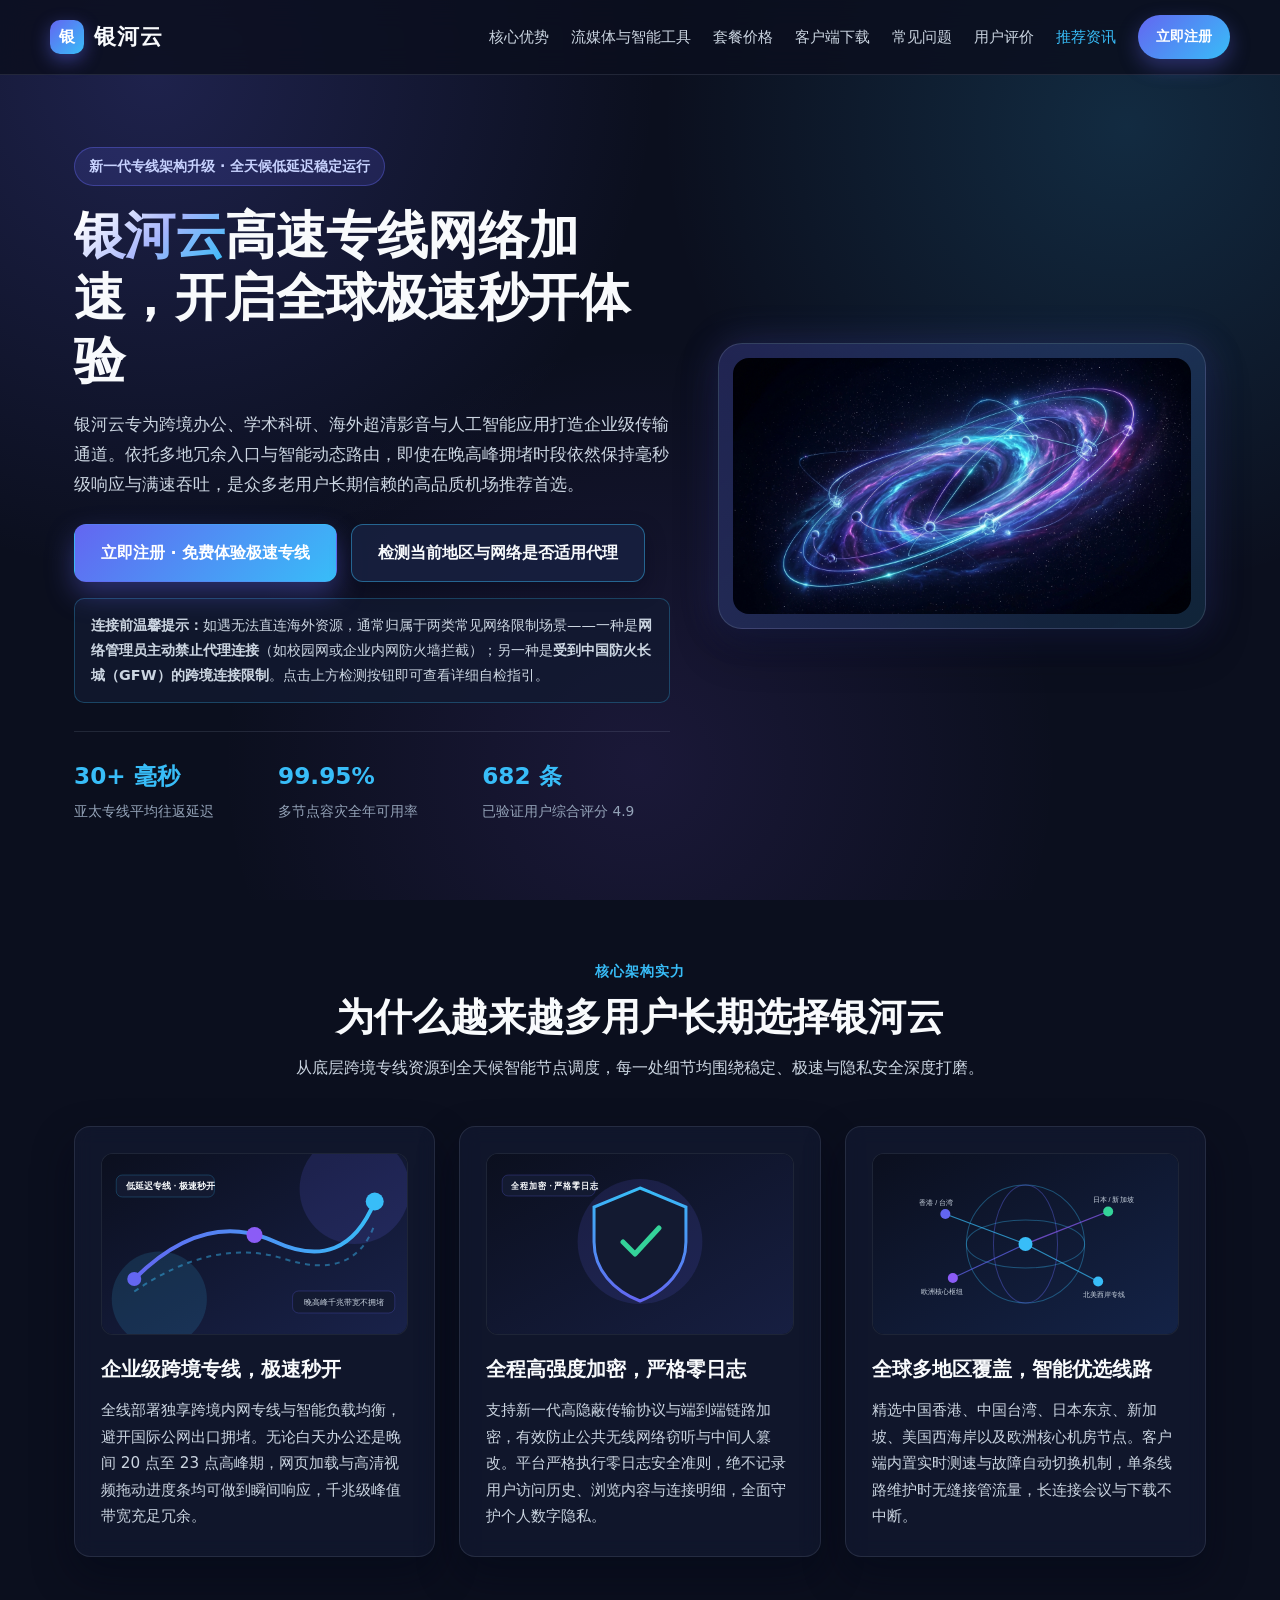
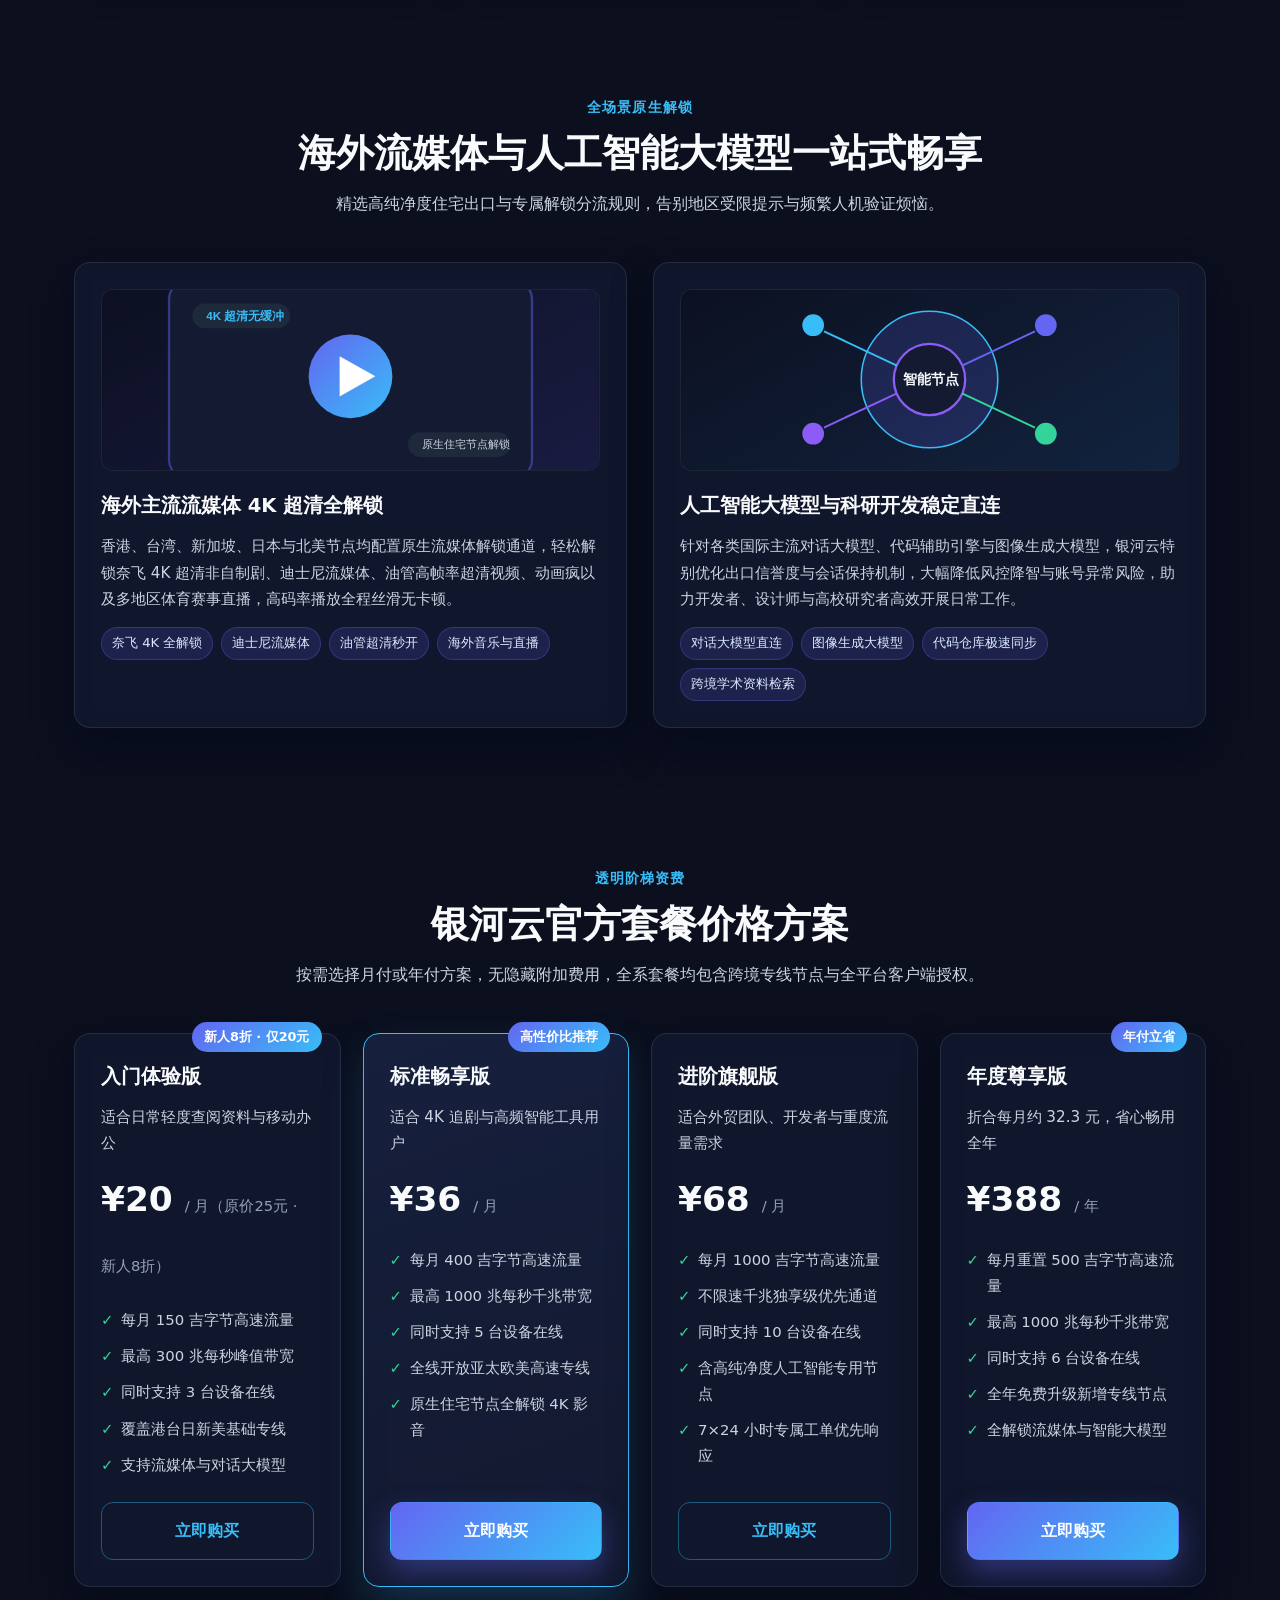
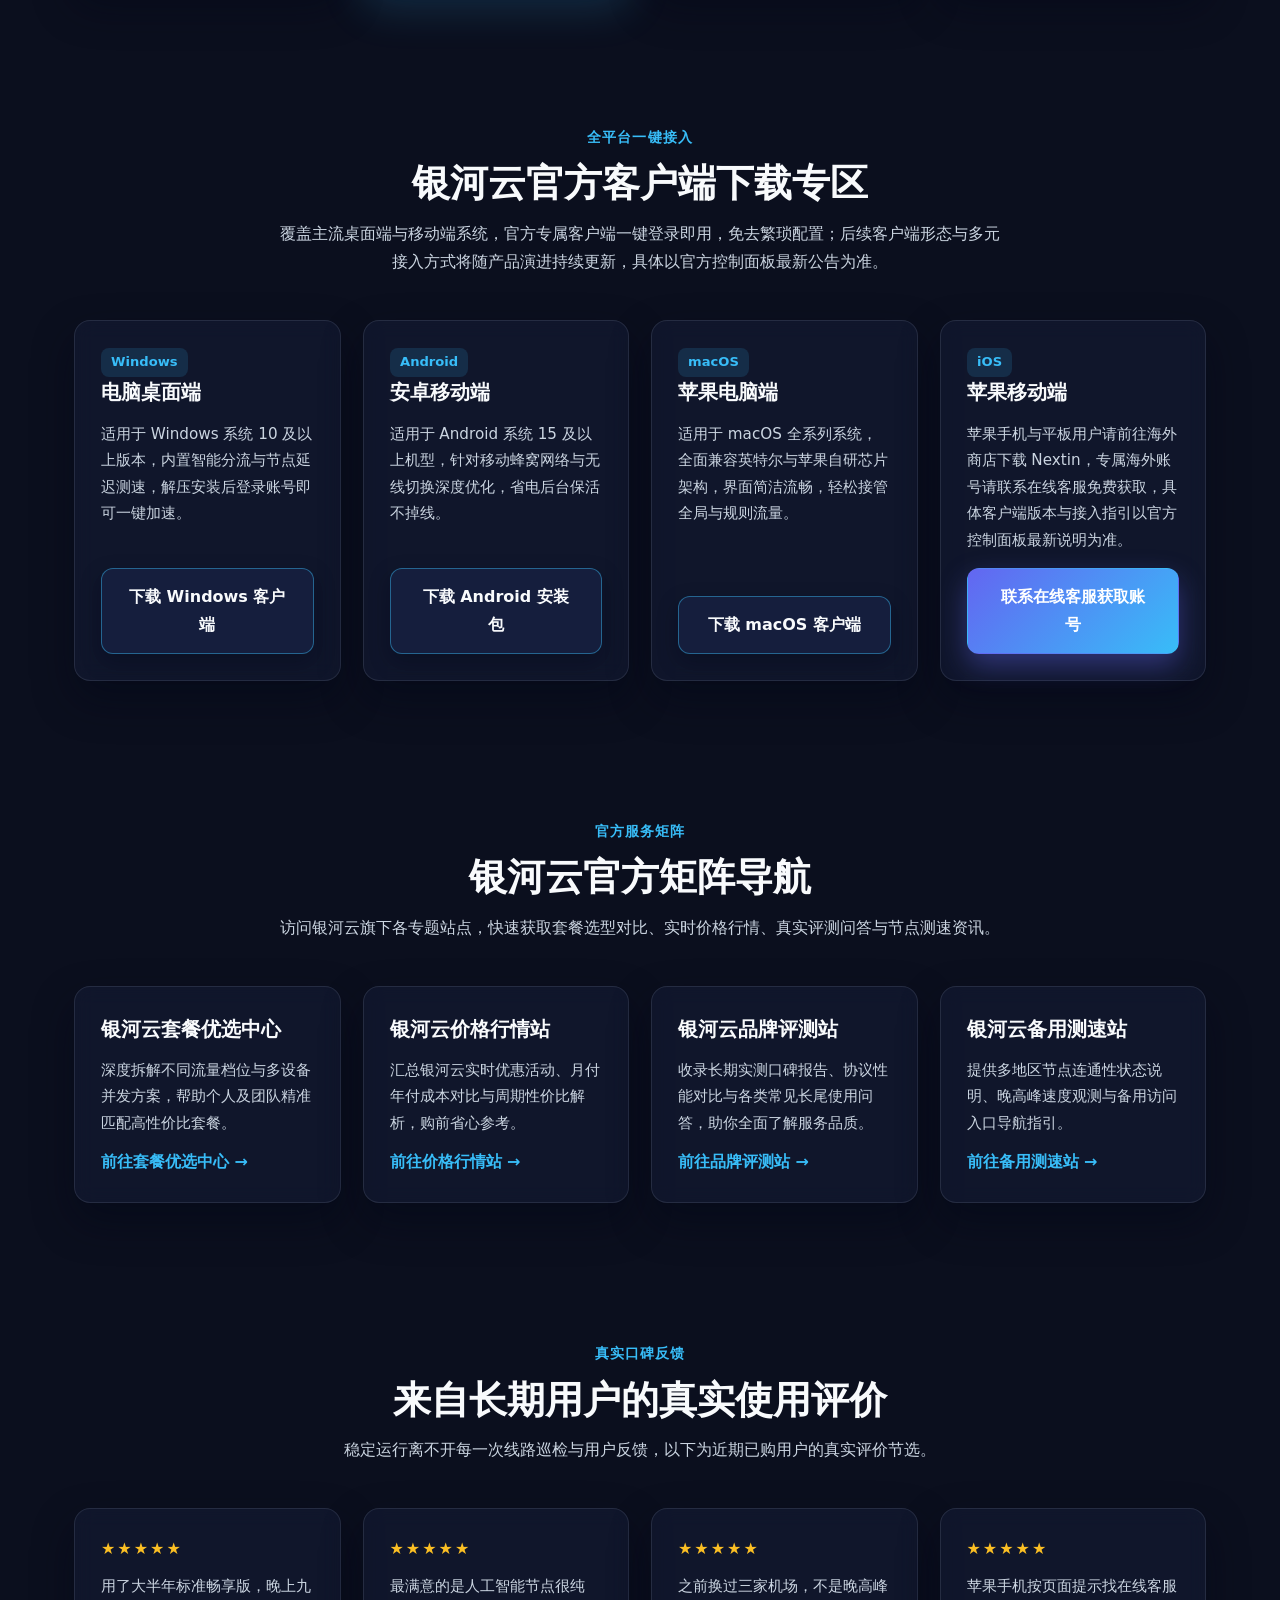
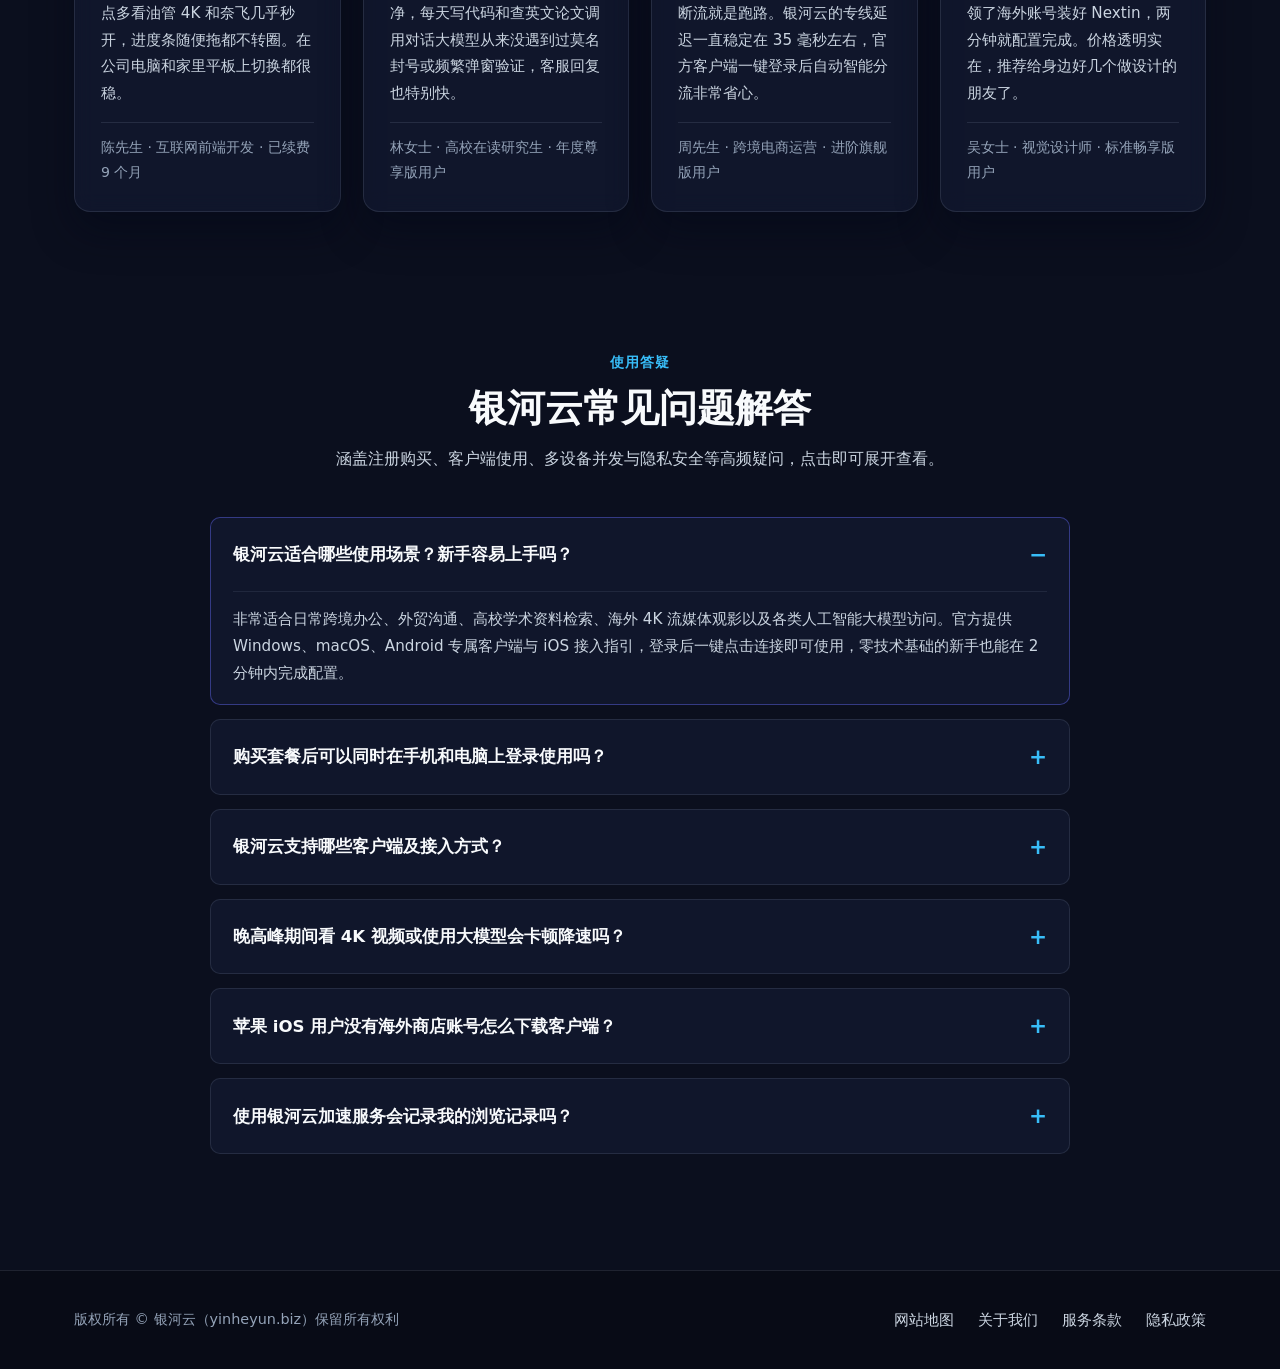
<file: index.html>
<!DOCTYPE html>
<html lang="zh-CN">
<head>
  <meta charset="UTF-8">
  <meta name="viewport" content="width=device-width, initial-scale=1.0">
  <title>银河云官方网站 - 高口碑机场推荐与专线网络加速极速秒开平台</title>
  <meta name="description" content="银河云专注高速稳定网络加速服务，采用企业级跨境专线架构实现网页与流媒体极速秒开，全面支持全平台官方客户端一键连接，是口碑出众的主流机场推荐优选品牌。">
  <meta name="keywords" content="银河云,银河云官网,网络加速,极速秒开,高口碑机场推荐,高速稳定梯子,流媒体解锁,官方客户端,跨境专线">
  <link rel="canonical" href="https://yinheyun.biz/">
  <meta property="og:type" content="website">
  <meta property="og:title" content="银河云官方网站 - 高口碑机场推荐与专线网络加速极速秒开平台">
  <meta property="og:description" content="银河云提供低延迟跨境专线网络加速，晚高峰极速秒开4K超清流媒体与各类智能大模型，全平台客户端即装即用。">
  <meta property="og:url" content="https://yinheyun.biz/">
  <meta property="og:image" content="https://yinheyun.biz/images/hero.png">
  <meta property="og:site_name" content="银河云">
  <link rel="stylesheet" href="style.css">
  <script type="application/ld+json">
  {
    "@context": "https://schema.org",
    "@type": "Product",
    "name": "银河云高速专线网络加速服务",
    "image": "https://yinheyun.biz/images/hero.png",
    "description": "银河云采用多入口跨境专线架构，提供低延迟、高带宽的网络加速服务，支持4K超清海外流媒体与智能大模型稳定访问，兼容Windows、macOS、Android及iOS全平台。",
    "brand": {
      "@type": "Brand",
      "name": "银河云"
    },
    "offers": {
      "@type": "AggregateOffer",
      "url": "https://yinheyun.biz/#pricing",
      "priceCurrency": "CNY",
      "lowPrice": "20",
      "highPrice": "388",
      "offerCount": "4"
    },
    "aggregateRating": {
      "@type": "AggregateRating",
      "ratingValue": "4.9",
      "reviewCount": "682"
    }
  }
  </script>
</head>
<body>
  <header class="site-header">
    <div class="container header-inner">
      <a class="brand-logo" href="index.html">
        <span class="brand-mark">银</span>
        <span>银河云</span>
      </a>
      <nav class="nav-links" aria-label="主导航">
        <a href="#advantages">核心优势</a>
        <a href="#media-ai">流媒体与智能工具</a>
        <a href="#pricing">套餐价格</a>
        <a href="#downloads">客户端下载</a>
        <a href="#faq">常见问题</a>
        <a href="#reviews">用户评价</a>
        <a href="galaxy-news-7k3m.html" class="nav-highlight">推荐资讯</a>
        <a href="https://cola.flyvaff.com/#/register/?code=ZUwI0gXX" class="nav-cta" rel="nofollow" target="_blank">立即注册</a>
      </nav>
    </div>
  </header>

  <main>
    <!-- 首屏核心区 -->
    <section class="hero-section">
      <div class="container hero-grid">
        <div>
          <span class="hero-badge">新一代专线架构升级 · 全天候低延迟稳定运行</span>
          <h1 class="hero-title"><span class="gradient-text">银河云</span>高速专线网络加速，开启全球极速秒开体验</h1>
          <p class="hero-desc">
            银河云专为跨境办公、学术科研、海外超清影音与人工智能应用打造企业级传输通道。依托多地冗余入口与智能动态路由，即使在晚高峰拥堵时段依然保持毫秒级响应与满速吞吐，是众多老用户长期信赖的高品质机场推荐首选。
          </p>
          <div class="btn-group">
            <a href="https://cola.flyvaff.com/#/register/?code=ZUwI0gXX" class="btn btn-primary" rel="nofollow" target="_blank">立即注册 · 免费体验极速专线</a>
            <a href="https://yinheyun.biz/check.html" class="btn btn-secondary" target="_blank">检测当前地区与网络是否适用代理</a>
          </div>
          <div class="hero-check-note">
            <strong>连接前温馨提示：</strong>如遇无法直连海外资源，通常归属于两类常见网络限制场景——一种是<strong>网络管理员主动禁止代理连接</strong>（如校园网或企业内网防火墙拦截）；另一种是<strong>受到中国防火长城（GFW）的跨境连接限制</strong>。点击上方检测按钮即可查看详细自检指引。
          </div>
          <div class="hero-stats">
            <div class="stat-item">
              <strong>30+ 毫秒</strong>
              <span>亚太专线平均往返延迟</span>
            </div>
            <div class="stat-item">
              <strong>99.95%</strong>
              <span>多节点容灾全年可用率</span>
            </div>
            <div class="stat-item">
              <strong>682 条</strong>
              <span>已验证用户综合评分 4.9</span>
            </div>
          </div>
        </div>
        <div class="hero-visual">
          <img src="images/hero.png" alt="银河云深空星云高速专线网络加速架构主视觉图，展示全球节点互联与低延迟传输">
        </div>
      </div>
    </section>

    <!-- 产品核心优势 -->
    <section id="advantages" class="section">
      <div class="container">
        <div class="section-header">
          <span class="section-kicker">核心架构实力</span>
          <h2 class="section-title">为什么越来越多用户长期选择银河云</h2>
          <p class="section-subtitle">从底层跨境专线资源到全天候智能节点调度，每一处细节均围绕稳定、极速与隐私安全深度打磨。</p>
        </div>
        <div class="grid-3">
          <article class="card">
            <div class="card-media">
              <img src="images/adv-speed.svg" alt="银河云企业级跨境专线与晚高峰千兆带宽极速秒开示意图">
            </div>
            <h3>企业级跨境专线，极速秒开</h3>
            <p>全线部署独享跨境内网专线与智能负载均衡，避开国际公网出口拥堵。无论白天办公还是晚间 20 点至 23 点高峰期，网页加载与高清视频拖动进度条均可做到瞬间响应，千兆级峰值带宽充足冗余。</p>
          </article>
          <article class="card">
            <div class="card-media">
              <img src="images/adv-security.svg" alt="银河云端到端高强度加密传输与严格零日志隐私安全防护图">
            </div>
            <h3>全程高强度加密，严格零日志</h3>
            <p>支持新一代高隐蔽传输协议与端到端链路加密，有效防止公共无线网络窃听与中间人篡改。平台严格执行零日志安全准则，绝不记录用户访问历史、浏览内容与连接明细，全面守护个人数字隐私。</p>
          </article>
          <article class="card">
            <div class="card-media">
              <img src="images/adv-global.svg" alt="银河云全球香港、台湾、日本、新加坡、北美及欧洲高速节点分布图">
            </div>
            <h3>全球多地区覆盖，智能优选线路</h3>
            <p>精选中国香港、中国台湾、日本东京、新加坡、美国西海岸以及欧洲核心机房节点。客户端内置实时测速与故障自动切换机制，单条线路维护时无缝接管流量，长连接会议与下载不中断。</p>
          </article>
        </div>
      </div>
    </section>

    <!-- 流媒体与智能工具支持 -->
    <section id="media-ai" class="section">
      <div class="container">
        <div class="section-header">
          <span class="section-kicker">全场景原生解锁</span>
          <h2 class="section-title">海外流媒体与人工智能大模型一站式畅享</h2>
          <p class="section-subtitle">精选高纯净度住宅出口与专属解锁分流规则，告别地区受限提示与频繁人机验证烦恼。</p>
        </div>
        <div class="grid-2">
          <article class="card">
            <div class="card-media">
              <img src="images/media-stream.svg" alt="银河云原生住宅节点全解锁奈飞4K超清、迪士尼流媒体与油管高码率视频示意图">
            </div>
            <h3>海外主流流媒体 4K 超清全解锁</h3>
            <p>香港、台湾、新加坡、日本与北美节点均配置原生流媒体解锁通道，轻松解锁奈飞 4K 超清非自制剧、迪士尼流媒体、油管高帧率超清视频、动画疯以及多地区体育赛事直播，高码率播放全程丝滑无卡顿。</p>
            <div class="tag-list">
              <span class="tag">奈飞 4K 全解锁</span>
              <span class="tag">迪士尼流媒体</span>
              <span class="tag">油管超清秒开</span>
              <span class="tag">海外音乐与直播</span>
            </div>
          </article>
          <article class="card">
            <div class="card-media">
              <img src="images/media-ai.svg" alt="银河云纯净独立出口节点稳定直连对话大模型与图像生成大模型示意图">
            </div>
            <h3>人工智能大模型与科研开发稳定直连</h3>
            <p>针对各类国际主流对话大模型、代码辅助引擎与图像生成大模型，银河云特别优化出口信誉度与会话保持机制，大幅降低风控降智与账号异常风险，助力开发者、设计师与高校研究者高效开展日常工作。</p>
            <div class="tag-list">
              <span class="tag">对话大模型直连</span>
              <span class="tag">图像生成大模型</span>
              <span class="tag">代码仓库极速同步</span>
              <span class="tag">跨境学术资料检索</span>
            </div>
          </article>
        </div>
      </div>
    </section>

    <!-- 套餐价格对比表 -->
    <section id="pricing" class="section">
      <div class="container">
        <div class="section-header">
          <span class="section-kicker">透明阶梯资费</span>
          <h2 class="section-title">银河云官方套餐价格方案</h2>
          <p class="section-subtitle">按需选择月付或年付方案，无隐藏附加费用，全系套餐均包含跨境专线节点与全平台客户端授权。</p>
        </div>
        <div class="grid-4">
          <article class="card pricing-card">
            <span class="plan-badge">新人8折 · 仅20元</span>
            <div>
              <h3>入门体验版</h3>
              <p>适合日常轻度查阅资料与移动办公</p>
              <div class="plan-price">¥20 <small>/ 月（原价25元 · 新人8折）</small></div>
              <ul class="plan-features">
                <li>每月 150 吉字节高速流量</li>
                <li>最高 300 兆每秒峰值带宽</li>
                <li>同时支持 3 台设备在线</li>
                <li>覆盖港台日新美基础专线</li>
                <li>支持流媒体与对话大模型</li>
              </ul>
            </div>
            <a href="https://cola.flyvaff.com/#/register/?code=ZUwI0gXX" class="btn btn-outline" rel="nofollow" target="_blank">立即购买</a>
          </article>

          <article class="card pricing-card featured">
            <span class="plan-badge">高性价比推荐</span>
            <div>
              <h3>标准畅享版</h3>
              <p>适合 4K 追剧与高频智能工具用户</p>
              <div class="plan-price">¥36 <small>/ 月</small></div>
              <ul class="plan-features">
                <li>每月 400 吉字节高速流量</li>
                <li>最高 1000 兆每秒千兆带宽</li>
                <li>同时支持 5 台设备在线</li>
                <li>全线开放亚太欧美高速专线</li>
                <li>原生住宅节点全解锁 4K 影音</li>
              </ul>
            </div>
            <a href="https://cola.flyvaff.com/#/register/?code=ZUwI0gXX" class="btn btn-primary" rel="nofollow" target="_blank">立即购买</a>
          </article>

          <article class="card pricing-card">
            <div>
              <h3>进阶旗舰版</h3>
              <p>适合外贸团队、开发者与重度流量需求</p>
              <div class="plan-price">¥68 <small>/ 月</small></div>
              <ul class="plan-features">
                <li>每月 1000 吉字节高速流量</li>
                <li>不限速千兆独享级优先通道</li>
                <li>同时支持 10 台设备在线</li>
                <li>含高纯净度人工智能专用节点</li>
                <li>7×24 小时专属工单优先响应</li>
              </ul>
            </div>
            <a href="https://cola.flyvaff.com/#/register/?code=ZUwI0gXX" class="btn btn-outline" rel="nofollow" target="_blank">立即购买</a>
          </article>

          <article class="card pricing-card">
            <span class="plan-badge">年付立省</span>
            <div>
              <h3>年度尊享版</h3>
              <p>折合每月约 32.3 元，省心畅用全年</p>
              <div class="plan-price">¥388 <small>/ 年</small></div>
              <ul class="plan-features">
                <li>每月重置 500 吉字节高速流量</li>
                <li>最高 1000 兆每秒千兆带宽</li>
                <li>同时支持 6 台设备在线</li>
                <li>全年免费升级新增专线节点</li>
                <li>全解锁流媒体与智能大模型</li>
              </ul>
            </div>
            <a href="https://cola.flyvaff.com/#/register/?code=ZUwI0gXX" class="btn btn-primary" rel="nofollow" target="_blank">立即购买</a>
          </article>
        </div>
      </div>
    </section>

    <!-- 客户端下载专区 -->
    <section id="downloads" class="section">
      <div class="container">
        <div class="section-header">
          <span class="section-kicker">全平台一键接入</span>
          <h2 class="section-title">银河云官方客户端下载专区</h2>
          <p class="section-subtitle">覆盖主流桌面端与移动端系统，官方专属客户端一键登录即用，免去繁琐配置；后续客户端形态与多元接入方式将随产品演进持续更新，具体以官方控制面板最新公告为准。</p>
        </div>
        <div class="grid-4">
          <article class="card download-card">
            <div>
              <span class="os-label">Windows</span>
              <h3>电脑桌面端</h3>
              <p>适用于 Windows 系统 10 及以上版本，内置智能分流与节点延迟测速，解压安装后登录账号即可一键加速。</p>
            </div>
            <a href="https://feiv13.oss-ap-southeast-1.aliyuncs.com/v1.0.0/flyvcloud-3.0.0-windows.zip" class="btn btn-secondary" rel="nofollow" target="_blank">下载 Windows 客户端</a>
          </article>

          <article class="card download-card">
            <div>
              <span class="os-label">Android</span>
              <h3>安卓移动端</h3>
              <p>适用于 Android 系统 15 及以上机型，针对移动蜂窝网络与无线切换深度优化，省电后台保活不掉线。</p>
            </div>
            <a href="https://app.flyvttt.sbs/v1.0.0/flyvcloud-3.0.0-universal.apk" class="btn btn-secondary" rel="nofollow" target="_blank">下载 Android 安装包</a>
          </article>

          <article class="card download-card">
            <div>
              <span class="os-label">macOS</span>
              <h3>苹果电脑端</h3>
              <p>适用于 macOS 全系列系统，全面兼容英特尔与苹果自研芯片架构，界面简洁流畅，轻松接管全局与规则流量。</p>
            </div>
            <a href="https://feiv13.oss-ap-southeast-1.aliyuncs.com/v1.0.0/flyvcloud-3.0.0-macos.zip" class="btn btn-secondary" rel="nofollow" target="_blank">下载 macOS 客户端</a>
          </article>

          <article class="card download-card">
            <div>
              <span class="os-label">iOS</span>
              <h3>苹果移动端</h3>
              <p>苹果手机与平板用户请前往海外商店下载 Nextin，专属海外账号请联系在线客服免费获取，具体客户端版本与接入指引以官方控制面板最新说明为准。</p>
            </div>
            <a href="https://cola.flyvaff.com/#/register/?code=ZUwI0gXX" class="btn btn-primary" rel="nofollow" target="_blank">联系在线客服获取账号</a>
          </article>
        </div>
      </div>
    </section>

    <!-- 银河云官方矩阵导航 -->
    <section id="matrix" class="section">
      <div class="container">
        <div class="section-header">
          <span class="section-kicker">官方服务矩阵</span>
          <h2 class="section-title">银河云官方矩阵导航</h2>
          <p class="section-subtitle">访问银河云旗下各专题站点，快速获取套餐选型对比、实时价格行情、真实评测问答与节点测速资讯。</p>
        </div>
        <div class="grid-4">
          <article class="card matrix-card">
            <div>
              <h3>银河云套餐优选中心</h3>
              <p>深度拆解不同流量档位与多设备并发方案，帮助个人及团队精准匹配高性价比套餐。</p>
            </div>
            <a href="https://yinheyun.shop/" class="matrix-link" target="_blank">前往套餐优选中心 →</a>
          </article>
          <article class="card matrix-card">
            <div>
              <h3>银河云价格行情站</h3>
              <p>汇总银河云实时优惠活动、月付年付成本对比与周期性价比解析，购前省心参考。</p>
            </div>
            <a href="https://yinheyun.store/" class="matrix-link" target="_blank">前往价格行情站 →</a>
          </article>
          <article class="card matrix-card">
            <div>
              <h3>银河云品牌评测站</h3>
              <p>收录长期实测口碑报告、协议性能对比与各类常见长尾使用问答，助你全面了解服务品质。</p>
            </div>
            <a href="https://yinheyun.sbs/" class="matrix-link" target="_blank">前往品牌评测站 →</a>
          </article>
          <article class="card matrix-card">
            <div>
              <h3>银河云备用测速站</h3>
              <p>提供多地区节点连通性状态说明、晚高峰速度观测与备用访问入口导航指引。</p>
            </div>
            <a href="https://yinheyun.cfd/" class="matrix-link" target="_blank">前往备用测速站 →</a>
          </article>
        </div>
      </div>
    </section>

    <!-- 用户评价 -->
    <section id="reviews" class="section">
      <div class="container">
        <div class="section-header">
          <span class="section-kicker">真实口碑反馈</span>
          <h2 class="section-title">来自长期用户的真实使用评价</h2>
          <p class="section-subtitle">稳定运行离不开每一次线路巡检与用户反馈，以下为近期已购用户的真实评价节选。</p>
        </div>
        <div class="grid-4">
          <article class="card">
            <div class="review-stars">★★★★★</div>
            <p>用了大半年标准畅享版，晚上九点多看油管 4K 和奈飞几乎秒开，进度条随便拖都不转圈。在公司电脑和家里平板上切换都很稳。</p>
            <div class="review-meta">陈先生 · 互联网前端开发 · 已续费 9 个月</div>
          </article>
          <article class="card">
            <div class="review-stars">★★★★★</div>
            <p>最满意的是人工智能节点很纯净，每天写代码和查英文论文调用对话大模型从来没遇到过莫名封号或频繁弹窗验证，客服回复也特别快。</p>
            <div class="review-meta">林女士 · 高校在读研究生 · 年度尊享版用户</div>
          </article>
          <article class="card">
            <div class="review-stars">★★★★★</div>
            <p>之前换过三家机场，不是晚高峰断流就是跑路。银河云的专线延迟一直稳定在 35 毫秒左右，官方客户端一键登录后自动智能分流非常省心。</p>
            <div class="review-meta">周先生 · 跨境电商运营 · 进阶旗舰版用户</div>
          </article>
          <article class="card">
            <div class="review-stars">★★★★★</div>
            <p>苹果手机按页面提示找在线客服领了海外账号装好 Nextin，两分钟就配置完成。价格透明实在，推荐给身边好几个做设计的朋友了。</p>
            <div class="review-meta">吴女士 · 视觉设计师 · 标准畅享版用户</div>
          </article>
        </div>
      </div>
    </section>

    <!-- 常见问题 -->
    <section id="faq" class="section">
      <div class="container">
        <div class="section-header">
          <span class="section-kicker">使用答疑</span>
          <h2 class="section-title">银河云常见问题解答</h2>
          <p class="section-subtitle">涵盖注册购买、客户端使用、多设备并发与隐私安全等高频疑问，点击即可展开查看。</p>
        </div>
        <div class="faq-list">
          <details class="faq-item" open>
            <summary>银河云适合哪些使用场景？新手容易上手吗？</summary>
            <div class="faq-answer">
              非常适合日常跨境办公、外贸沟通、高校学术资料检索、海外 4K 流媒体观影以及各类人工智能大模型访问。官方提供 Windows、macOS、Android 专属客户端与 iOS 接入指引，登录后一键点击连接即可使用，零技术基础的新手也能在 2 分钟内完成配置。
            </div>
          </details>
          <details class="faq-item">
            <summary>购买套餐后可以同时在手机和电脑上登录使用吗？</summary>
            <div class="faq-answer">
              完全可以。根据您选择的套餐档位，分别支持 3 台至 10 台设备同时在线，覆盖个人手机、平板、笔记本及台式机多端同步使用，只需确保同时在线设备数不超过所购套餐上限即可。
            </div>
          </details>
          <details class="faq-item">
            <summary>银河云支持哪些客户端及接入方式？</summary>
            <div class="faq-answer">
              银河云主打 Windows、macOS、Android 官方专属客户端与 iOS 端 Nextin 接入方案，登录账号即可一键开启专线加速，免去手动配置参数与节点的繁琐步骤。后续客户端形态与多元接入方式将随产品演进持续更新，具体支持方案请以官方控制面板最新公告为准。
            </div>
          </details>
          <details class="faq-item">
            <summary>晚高峰期间看 4K 视频或使用大模型会卡顿降速吗？</summary>
            <div class="faq-answer">
              银河云核心节点全部采用多入口跨境专线传输，不走拥堵的普通公网国际出口，并配置智能负载均衡。实测在 20 点至 23 点晚高峰时段，亚太及北美主干节点仍可流畅播放 4K 超清流媒体并保持低延迟响应。
            </div>
          </details>
          <details class="faq-item">
            <summary>苹果 iOS 用户没有海外商店账号怎么下载客户端？</summary>
            <div class="faq-answer">
              无需自行繁琐注册。您只需先注册银河云账号，随后点击页面中的“联系在线客服获取账号”按钮，客服将提供专属海外账号及详细的 Nextin 安装步骤，全程几分钟即可完成。
            </div>
          </details>
          <details class="faq-item">
            <summary>使用银河云加速服务会记录我的浏览记录吗？</summary>
            <div class="faq-answer">
              绝对不会。银河云严格恪守零日志隐私保护政策，服务器仅处理必要的实时流量转发与加密握手，不保存任何用户的访问网址、连接时间戳、浏览内容或通信数据，充分保障您的上网隐私安全。
            </div>
          </details>
        </div>
      </div>
    </section>
  </main>

  <footer class="site-footer">
    <div class="container footer-inner">
      <p class="footer-copy">版权所有 © 银河云（yinheyun.biz）保留所有权利</p>
      <nav class="footer-links" aria-label="页脚导航">
        <a href="sitemap.html" target="_blank">网站地图</a>
        <a href="about.html" target="_blank">关于我们</a>
        <a href="terms.html" target="_blank">服务条款</a>
        <a href="privacy.html" target="_blank">隐私政策</a>
      </nav>
    </div>
  </footer>
</body>
</html>
</file>
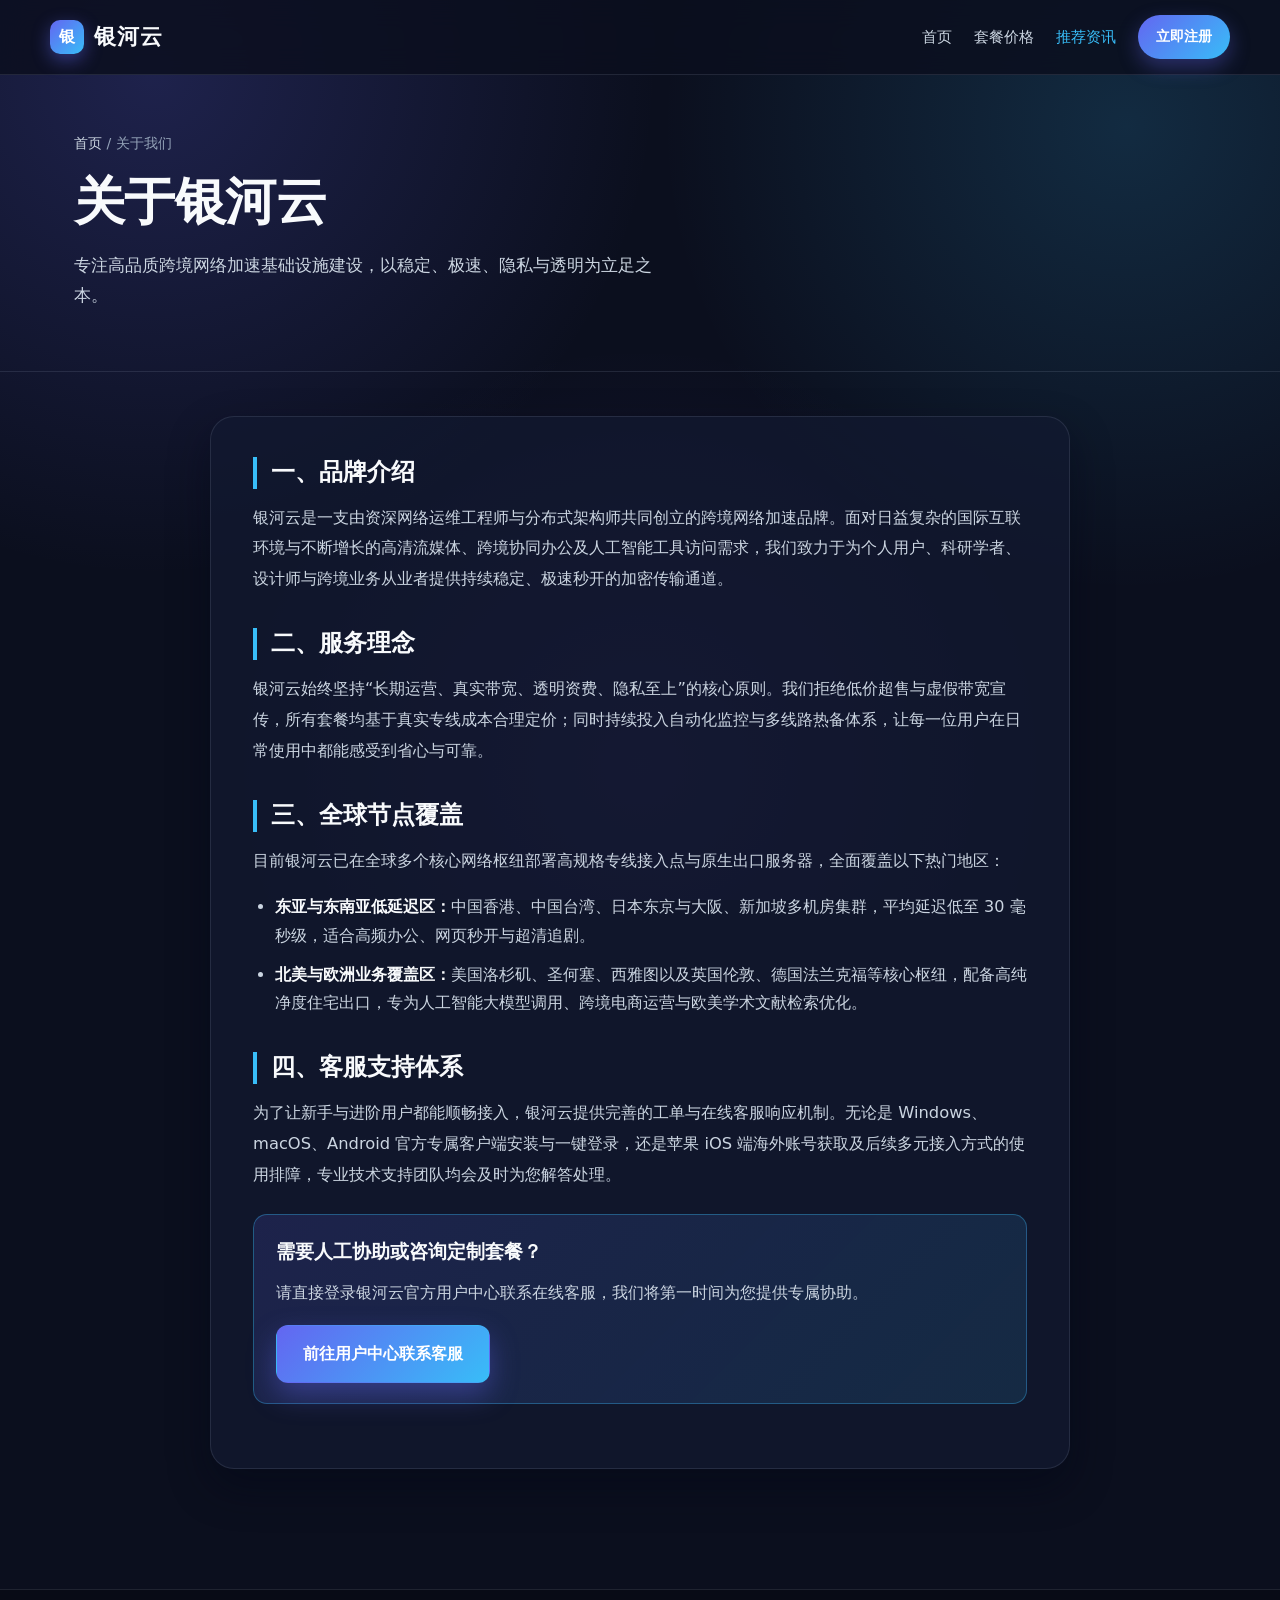
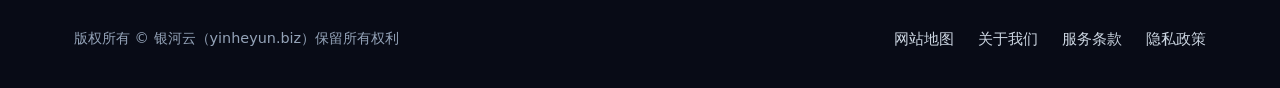
<file: about.html>
<!DOCTYPE html>
<html lang="zh-CN">
<head>
  <meta charset="UTF-8">
  <meta name="viewport" content="width=device-width, initial-scale=1.0">
  <title>关于我们 - 银河云品牌介绍与全球节点架构</title>
  <meta name="description" content="深入了解银河云品牌背景、长期主义服务理念、亚太与欧美全球专线节点覆盖布局，以及7×24小时专业在线客服支持体系。">
  <link rel="canonical" href="https://yinheyun.biz/about.html">
  <link rel="stylesheet" href="style.css">
</head>
<body>
  <header class="site-header">
    <div class="container header-inner">
      <a class="brand-logo" href="index.html">
        <span class="brand-mark">银</span>
        <span>银河云</span>
      </a>
      <nav class="nav-links" aria-label="主导航">
        <a href="index.html">首页</a>
        <a href="index.html#pricing">套餐价格</a>
        <a href="galaxy-news-7k3m.html" class="nav-highlight">推荐资讯</a>
        <a href="https://cola.flyvaff.com/#/register/?code=ZUwI0gXX" class="nav-cta" rel="nofollow" target="_blank">立即注册</a>
      </nav>
    </div>
  </header>

  <main>
    <section class="page-hero">
      <div class="container">
        <div class="breadcrumb"><a href="index.html">首页</a> / 关于我们</div>
        <h1 class="hero-title">关于银河云</h1>
        <p class="hero-desc">专注高品质跨境网络加速基础设施建设，以稳定、极速、隐私与透明为立足之本。</p>
      </div>
    </section>

    <section class="article-shell container">
      <article class="article-body">
        <h2>一、品牌介绍</h2>
        <p>银河云是一支由资深网络运维工程师与分布式架构师共同创立的跨境网络加速品牌。面对日益复杂的国际互联环境与不断增长的高清流媒体、跨境协同办公及人工智能工具访问需求，我们致力于为个人用户、科研学者、设计师与跨境业务从业者提供持续稳定、极速秒开的加密传输通道。</p>

        <h2>二、服务理念</h2>
        <p>银河云始终坚持“长期运营、真实带宽、透明资费、隐私至上”的核心原则。我们拒绝低价超售与虚假带宽宣传，所有套餐均基于真实专线成本合理定价；同时持续投入自动化监控与多线路热备体系，让每一位用户在日常使用中都能感受到省心与可靠。</p>

        <h2>三、全球节点覆盖</h2>
        <p>目前银河云已在全球多个核心网络枢纽部署高规格专线接入点与原生出口服务器，全面覆盖以下热门地区：</p>
        <ul>
          <li><strong>东亚与东南亚低延迟区：</strong>中国香港、中国台湾、日本东京与大阪、新加坡多机房集群，平均延迟低至 30 毫秒级，适合高频办公、网页秒开与超清追剧。</li>
          <li><strong>北美与欧洲业务覆盖区：</strong>美国洛杉矶、圣何塞、西雅图以及英国伦敦、德国法兰克福等核心枢纽，配备高纯净度住宅出口，专为人工智能大模型调用、跨境电商运营与欧美学术文献检索优化。</li>
        </ul>

        <h2>四、客服支持体系</h2>
        <p>为了让新手与进阶用户都能顺畅接入，银河云提供完善的工单与在线客服响应机制。无论是 Windows、macOS、Android 官方专属客户端安装与一键登录，还是苹果 iOS 端海外账号获取及后续多元接入方式的使用排障，专业技术支持团队均会及时为您解答处理。</p>

        <div class="callout-box">
          <h3>需要人工协助或咨询定制套餐？</h3>
          <p>请直接登录银河云官方用户中心联系在线客服，我们将第一时间为您提供专属协助。</p>
          <a href="https://cola.flyvaff.com/#/register/?code=ZUwI0gXX" class="btn btn-primary" rel="nofollow" target="_blank">前往用户中心联系客服</a>
        </div>
      </article>
    </section>
  </main>

  <footer class="site-footer">
    <div class="container footer-inner">
      <p class="footer-copy">版权所有 © 银河云（yinheyun.biz）保留所有权利</p>
      <nav class="footer-links" aria-label="页脚导航">
        <a href="sitemap.html" target="_blank">网站地图</a>
        <a href="about.html" target="_blank">关于我们</a>
        <a href="terms.html" target="_blank">服务条款</a>
        <a href="privacy.html" target="_blank">隐私政策</a>
      </nav>
    </div>
  </footer>
</body>
</html>
</file>
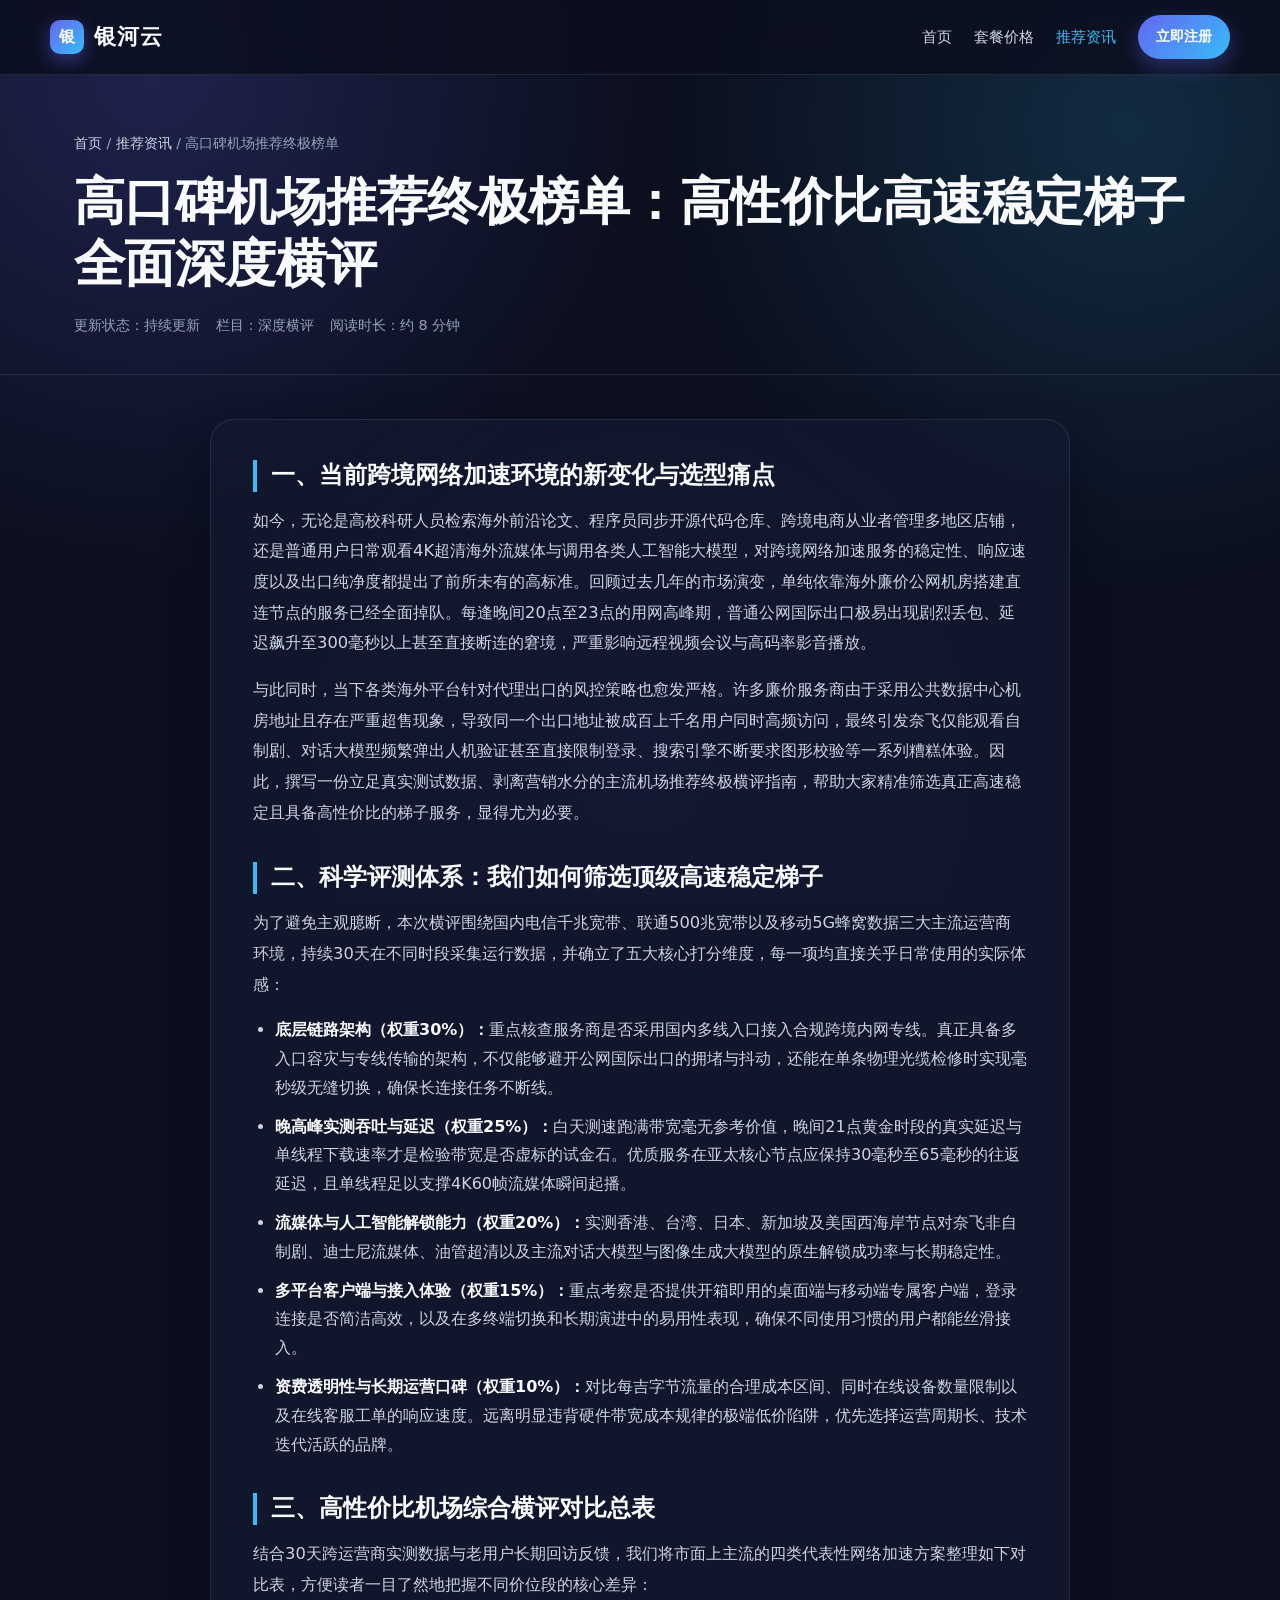
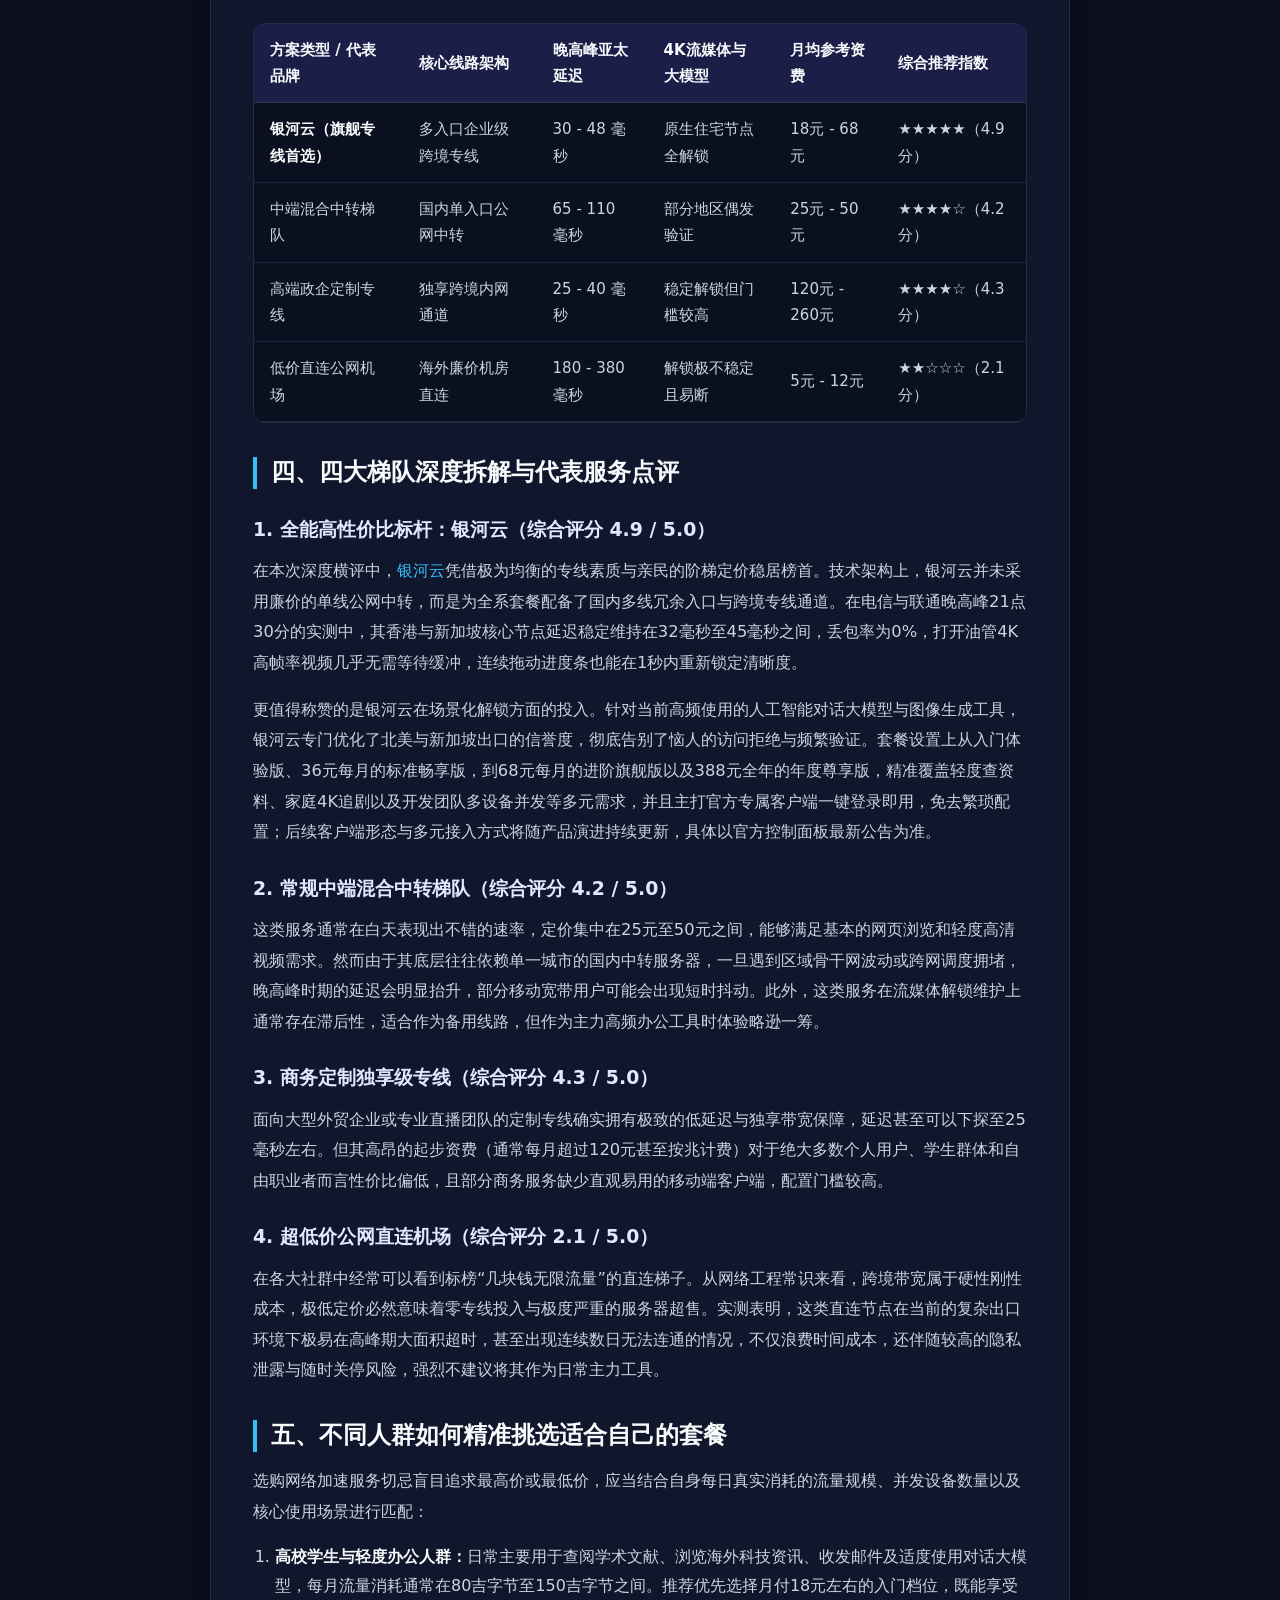
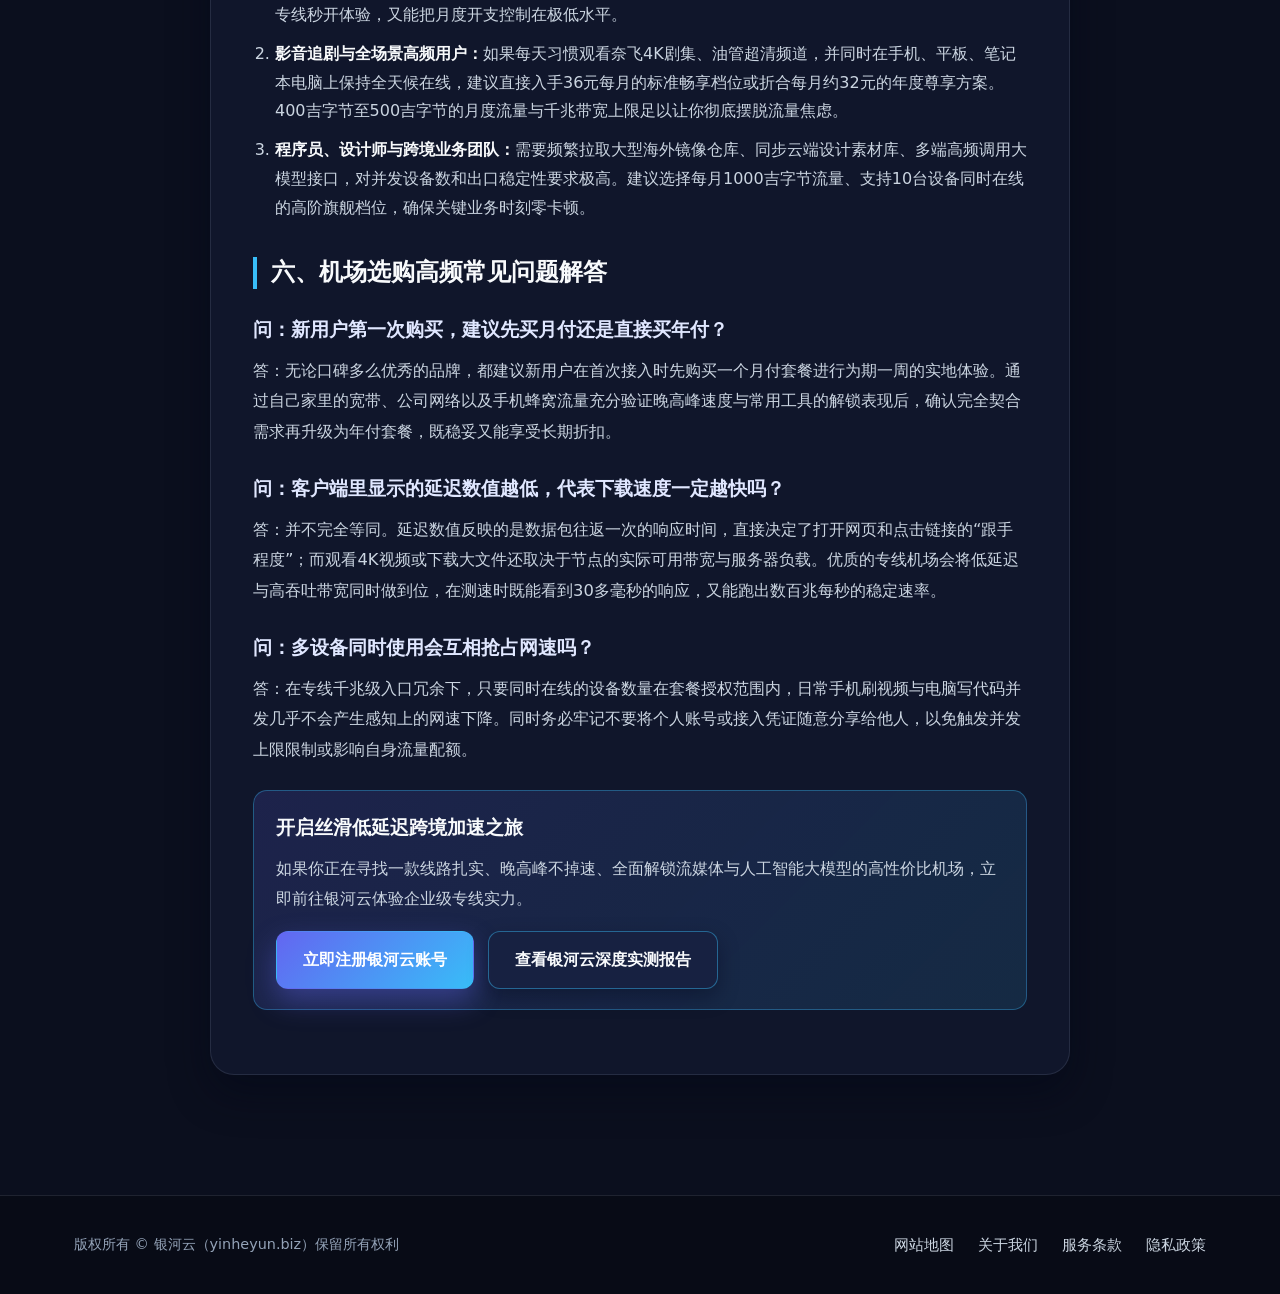
<file: article-biz-01.html>
<!DOCTYPE html>
<html lang="zh-CN">
<head>
  <meta charset="UTF-8">
  <meta name="viewport" content="width=device-width, initial-scale=1.0">
  <title>高口碑机场推荐终极榜单：高性价比高速稳定梯子全面深度横评 - 银河云</title>
  <meta name="description" content="高口碑机场推荐终极评测榜单，从专线架构、晚高峰测速表现、海外流媒体与大模型解锁能力、资费性价比四大核心维度，全面深度对比高速稳定网络加速服务。">
  <meta name="keywords" content="机场推荐,高口碑机场,高速稳定梯子,机场横评,网络加速推荐,银河云,晚高峰测速,性价比机场">
  <link rel="canonical" href="https://yinheyun.biz/article-biz-01.html">
  <link rel="stylesheet" href="style.css">
</head>
<body>
  <header class="site-header">
    <div class="container header-inner">
      <a class="brand-logo" href="index.html">
        <span class="brand-mark">银</span>
        <span>银河云</span>
      </a>
      <nav class="nav-links" aria-label="主导航">
        <a href="index.html">首页</a>
        <a href="index.html#pricing">套餐价格</a>
        <a href="galaxy-news-7k3m.html" class="nav-highlight">推荐资讯</a>
        <a href="https://cola.flyvaff.com/#/register/?code=ZUwI0gXX" class="nav-cta" rel="nofollow" target="_blank">立即注册</a>
      </nav>
    </div>
  </header>

  <main>
    <section class="page-hero">
      <div class="container">
        <div class="breadcrumb"><a href="index.html">首页</a> / <a href="galaxy-news-7k3m.html">推荐资讯</a> / 高口碑机场推荐终极榜单</div>
        <h1 class="hero-title">高口碑机场推荐终极榜单：高性价比高速稳定梯子全面深度横评</h1>
        <div class="article-meta">
          <span>更新状态：持续更新</span>
          <span>栏目：深度横评</span>
          <span>阅读时长：约 8 分钟</span>
        </div>
      </div>
    </section>

    <section class="article-shell container">
      <article class="article-body">
        <h2>一、当前跨境网络加速环境的新变化与选型痛点</h2>
        <p>如今，无论是高校科研人员检索海外前沿论文、程序员同步开源代码仓库、跨境电商从业者管理多地区店铺，还是普通用户日常观看4K超清海外流媒体与调用各类人工智能大模型，对跨境网络加速服务的稳定性、响应速度以及出口纯净度都提出了前所未有的高标准。回顾过去几年的市场演变，单纯依靠海外廉价公网机房搭建直连节点的服务已经全面掉队。每逢晚间20点至23点的用网高峰期，普通公网国际出口极易出现剧烈丢包、延迟飙升至300毫秒以上甚至直接断连的窘境，严重影响远程视频会议与高码率影音播放。</p>
        <p>与此同时，当下各类海外平台针对代理出口的风控策略也愈发严格。许多廉价服务商由于采用公共数据中心机房地址且存在严重超售现象，导致同一个出口地址被成百上千名用户同时高频访问，最终引发奈飞仅能观看自制剧、对话大模型频繁弹出人机验证甚至直接限制登录、搜索引擎不断要求图形校验等一系列糟糕体验。因此，撰写一份立足真实测试数据、剥离营销水分的主流机场推荐终极横评指南，帮助大家精准筛选真正高速稳定且具备高性价比的梯子服务，显得尤为必要。</p>

        <h2>二、科学评测体系：我们如何筛选顶级高速稳定梯子</h2>
        <p>为了避免主观臆断，本次横评围绕国内电信千兆宽带、联通500兆宽带以及移动5G蜂窝数据三大主流运营商环境，持续30天在不同时段采集运行数据，并确立了五大核心打分维度，每一项均直接关乎日常使用的实际体感：</p>
        <ul>
          <li><strong>底层链路架构（权重30%）：</strong>重点核查服务商是否采用国内多线入口接入合规跨境内网专线。真正具备多入口容灾与专线传输的架构，不仅能够避开公网国际出口的拥堵与抖动，还能在单条物理光缆检修时实现毫秒级无缝切换，确保长连接任务不断线。</li>
          <li><strong>晚高峰实测吞吐与延迟（权重25%）：</strong>白天测速跑满带宽毫无参考价值，晚间21点黄金时段的真实延迟与单线程下载速率才是检验带宽是否虚标的试金石。优质服务在亚太核心节点应保持30毫秒至65毫秒的往返延迟，且单线程足以支撑4K60帧流媒体瞬间起播。</li>
          <li><strong>流媒体与人工智能解锁能力（权重20%）：</strong>实测香港、台湾、日本、新加坡及美国西海岸节点对奈飞非自制剧、迪士尼流媒体、油管超清以及主流对话大模型与图像生成大模型的原生解锁成功率与长期稳定性。</li>
          <li><strong>多平台客户端与接入体验（权重15%）：</strong>重点考察是否提供开箱即用的桌面端与移动端专属客户端，登录连接是否简洁高效，以及在多终端切换和长期演进中的易用性表现，确保不同使用习惯的用户都能丝滑接入。</li>
          <li><strong>资费透明性与长期运营口碑（权重10%）：</strong>对比每吉字节流量的合理成本区间、同时在线设备数量限制以及在线客服工单的响应速度。远离明显违背硬件带宽成本规律的极端低价陷阱，优先选择运营周期长、技术迭代活跃的品牌。</li>
        </ul>

        <h2>三、高性价比机场综合横评对比总表</h2>
        <p>结合30天跨运营商实测数据与老用户长期回访反馈，我们将市面上主流的四类代表性网络加速方案整理如下对比表，方便读者一目了然地把握不同价位段的核心差异：</p>
        <div class="data-table-wrap">
          <table class="data-table">
            <thead>
              <tr>
                <th>方案类型 / 代表品牌</th>
                <th>核心线路架构</th>
                <th>晚高峰亚太延迟</th>
                <th>4K流媒体与大模型</th>
                <th>月均参考资费</th>
                <th>综合推荐指数</th>
              </tr>
            </thead>
            <tbody>
              <tr>
                <td><strong>银河云（旗舰专线首选）</strong></td>
                <td>多入口企业级跨境专线</td>
                <td>30 - 48 毫秒</td>
                <td>原生住宅节点全解锁</td>
                <td>18元 - 68元</td>
                <td>★★★★★（4.9分）</td>
              </tr>
              <tr>
                <td>中端混合中转梯队</td>
                <td>国内单入口公网中转</td>
                <td>65 - 110 毫秒</td>
                <td>部分地区偶发验证</td>
                <td>25元 - 50元</td>
                <td>★★★★☆（4.2分）</td>
              </tr>
              <tr>
                <td>高端政企定制专线</td>
                <td>独享跨境内网通道</td>
                <td>25 - 40 毫秒</td>
                <td>稳定解锁但门槛较高</td>
                <td>120元 - 260元</td>
                <td>★★★★☆（4.3分）</td>
              </tr>
              <tr>
                <td>低价直连公网机场</td>
                <td>海外廉价机房直连</td>
                <td>180 - 380 毫秒</td>
                <td>解锁极不稳定且易断</td>
                <td>5元 - 12元</td>
                <td>★★☆☆☆（2.1分）</td>
              </tr>
            </tbody>
          </table>
        </div>

        <h2>四、四大梯队深度拆解与代表服务点评</h2>
        <h3>1. 全能高性价比标杆：银河云（综合评分 4.9 / 5.0）</h3>
        <p>在本次深度横评中，<a href="https://yinheyun.biz/">银河云</a>凭借极为均衡的专线素质与亲民的阶梯定价稳居榜首。技术架构上，银河云并未采用廉价的单线公网中转，而是为全系套餐配备了国内多线冗余入口与跨境专线通道。在电信与联通晚高峰21点30分的实测中，其香港与新加坡核心节点延迟稳定维持在32毫秒至45毫秒之间，丢包率为0%，打开油管4K高帧率视频几乎无需等待缓冲，连续拖动进度条也能在1秒内重新锁定清晰度。</p>
        <p>更值得称赞的是银河云在场景化解锁方面的投入。针对当前高频使用的人工智能对话大模型与图像生成工具，银河云专门优化了北美与新加坡出口的信誉度，彻底告别了恼人的访问拒绝与频繁验证。套餐设置上从入门体验版、36元每月的标准畅享版，到68元每月的进阶旗舰版以及388元全年的年度尊享版，精准覆盖轻度查资料、家庭4K追剧以及开发团队多设备并发等多元需求，并且主打官方专属客户端一键登录即用，免去繁琐配置；后续客户端形态与多元接入方式将随产品演进持续更新，具体以官方控制面板最新公告为准。</p>

        <h3>2. 常规中端混合中转梯队（综合评分 4.2 / 5.0）</h3>
        <p>这类服务通常在白天表现出不错的速率，定价集中在25元至50元之间，能够满足基本的网页浏览和轻度高清视频需求。然而由于其底层往往依赖单一城市的国内中转服务器，一旦遇到区域骨干网波动或跨网调度拥堵，晚高峰时期的延迟会明显抬升，部分移动宽带用户可能会出现短时抖动。此外，这类服务在流媒体解锁维护上通常存在滞后性，适合作为备用线路，但作为主力高频办公工具时体验略逊一筹。</p>

        <h3>3. 商务定制独享级专线（综合评分 4.3 / 5.0）</h3>
        <p>面向大型外贸企业或专业直播团队的定制专线确实拥有极致的低延迟与独享带宽保障，延迟甚至可以下探至25毫秒左右。但其高昂的起步资费（通常每月超过120元甚至按兆计费）对于绝大多数个人用户、学生群体和自由职业者而言性价比偏低，且部分商务服务缺少直观易用的移动端客户端，配置门槛较高。</p>

        <h3>4. 超低价公网直连机场（综合评分 2.1 / 5.0）</h3>
        <p>在各大社群中经常可以看到标榜“几块钱无限流量”的直连梯子。从网络工程常识来看，跨境带宽属于硬性刚性成本，极低定价必然意味着零专线投入与极度严重的服务器超售。实测表明，这类直连节点在当前的复杂出口环境下极易在高峰期大面积超时，甚至出现连续数日无法连通的情况，不仅浪费时间成本，还伴随较高的隐私泄露与随时关停风险，强烈不建议将其作为日常主力工具。</p>

        <h2>五、不同人群如何精准挑选适合自己的套餐</h2>
        <p>选购网络加速服务切忌盲目追求最高价或最低价，应当结合自身每日真实消耗的流量规模、并发设备数量以及核心使用场景进行匹配：</p>
        <ol>
          <li><strong>高校学生与轻度办公人群：</strong>日常主要用于查阅学术文献、浏览海外科技资讯、收发邮件及适度使用对话大模型，每月流量消耗通常在80吉字节至150吉字节之间。推荐优先选择月付18元左右的入门档位，既能享受专线秒开体验，又能把月度开支控制在极低水平。</li>
          <li><strong>影音追剧与全场景高频用户：</strong>如果每天习惯观看奈飞4K剧集、油管超清频道，并同时在手机、平板、笔记本电脑上保持全天候在线，建议直接入手36元每月的标准畅享档位或折合每月约32元的年度尊享方案。400吉字节至500吉字节的月度流量与千兆带宽上限足以让你彻底摆脱流量焦虑。</li>
          <li><strong>程序员、设计师与跨境业务团队：</strong>需要频繁拉取大型海外镜像仓库、同步云端设计素材库、多端高频调用大模型接口，对并发设备数和出口稳定性要求极高。建议选择每月1000吉字节流量、支持10台设备同时在线的高阶旗舰档位，确保关键业务时刻零卡顿。</li>
        </ol>

        <h2>六、机场选购高频常见问题解答</h2>
        <h3>问：新用户第一次购买，建议先买月付还是直接买年付？</h3>
        <p>答：无论口碑多么优秀的品牌，都建议新用户在首次接入时先购买一个月付套餐进行为期一周的实地体验。通过自己家里的宽带、公司网络以及手机蜂窝流量充分验证晚高峰速度与常用工具的解锁表现后，确认完全契合需求再升级为年付套餐，既稳妥又能享受长期折扣。</p>
        <h3>问：客户端里显示的延迟数值越低，代表下载速度一定越快吗？</h3>
        <p>答：并不完全等同。延迟数值反映的是数据包往返一次的响应时间，直接决定了打开网页和点击链接的“跟手程度”；而观看4K视频或下载大文件还取决于节点的实际可用带宽与服务器负载。优质的专线机场会将低延迟与高吞吐带宽同时做到位，在测速时既能看到30多毫秒的响应，又能跑出数百兆每秒的稳定速率。</p>
        <h3>问：多设备同时使用会互相抢占网速吗？</h3>
        <p>答：在专线千兆级入口冗余下，只要同时在线的设备数量在套餐授权范围内，日常手机刷视频与电脑写代码并发几乎不会产生感知上的网速下降。同时务必牢记不要将个人账号或接入凭证随意分享给他人，以免触发并发上限限制或影响自身流量配额。</p>

        <div class="callout-box">
          <h3>开启丝滑低延迟跨境加速之旅</h3>
          <p>如果你正在寻找一款线路扎实、晚高峰不掉速、全面解锁流媒体与人工智能大模型的高性价比机场，立即前往银河云体验企业级专线实力。</p>
          <div class="btn-group">
            <a href="https://cola.flyvaff.com/#/register/?code=ZUwI0gXX" class="btn btn-primary" rel="nofollow" target="_blank">立即注册银河云账号</a>
            <a href="article-biz-02.html" class="btn btn-secondary">查看银河云深度实测报告</a>
          </div>
        </div>
      </article>
    </section>
  </main>

  <footer class="site-footer">
    <div class="container footer-inner">
      <p class="footer-copy">版权所有 © 银河云（yinheyun.biz）保留所有权利</p>
      <nav class="footer-links" aria-label="页脚导航">
        <a href="sitemap.html" target="_blank">网站地图</a>
        <a href="about.html" target="_blank">关于我们</a>
        <a href="terms.html" target="_blank">服务条款</a>
        <a href="privacy.html" target="_blank">隐私政策</a>
      </nav>
    </div>
  </footer>
</body>
</html>
</file>
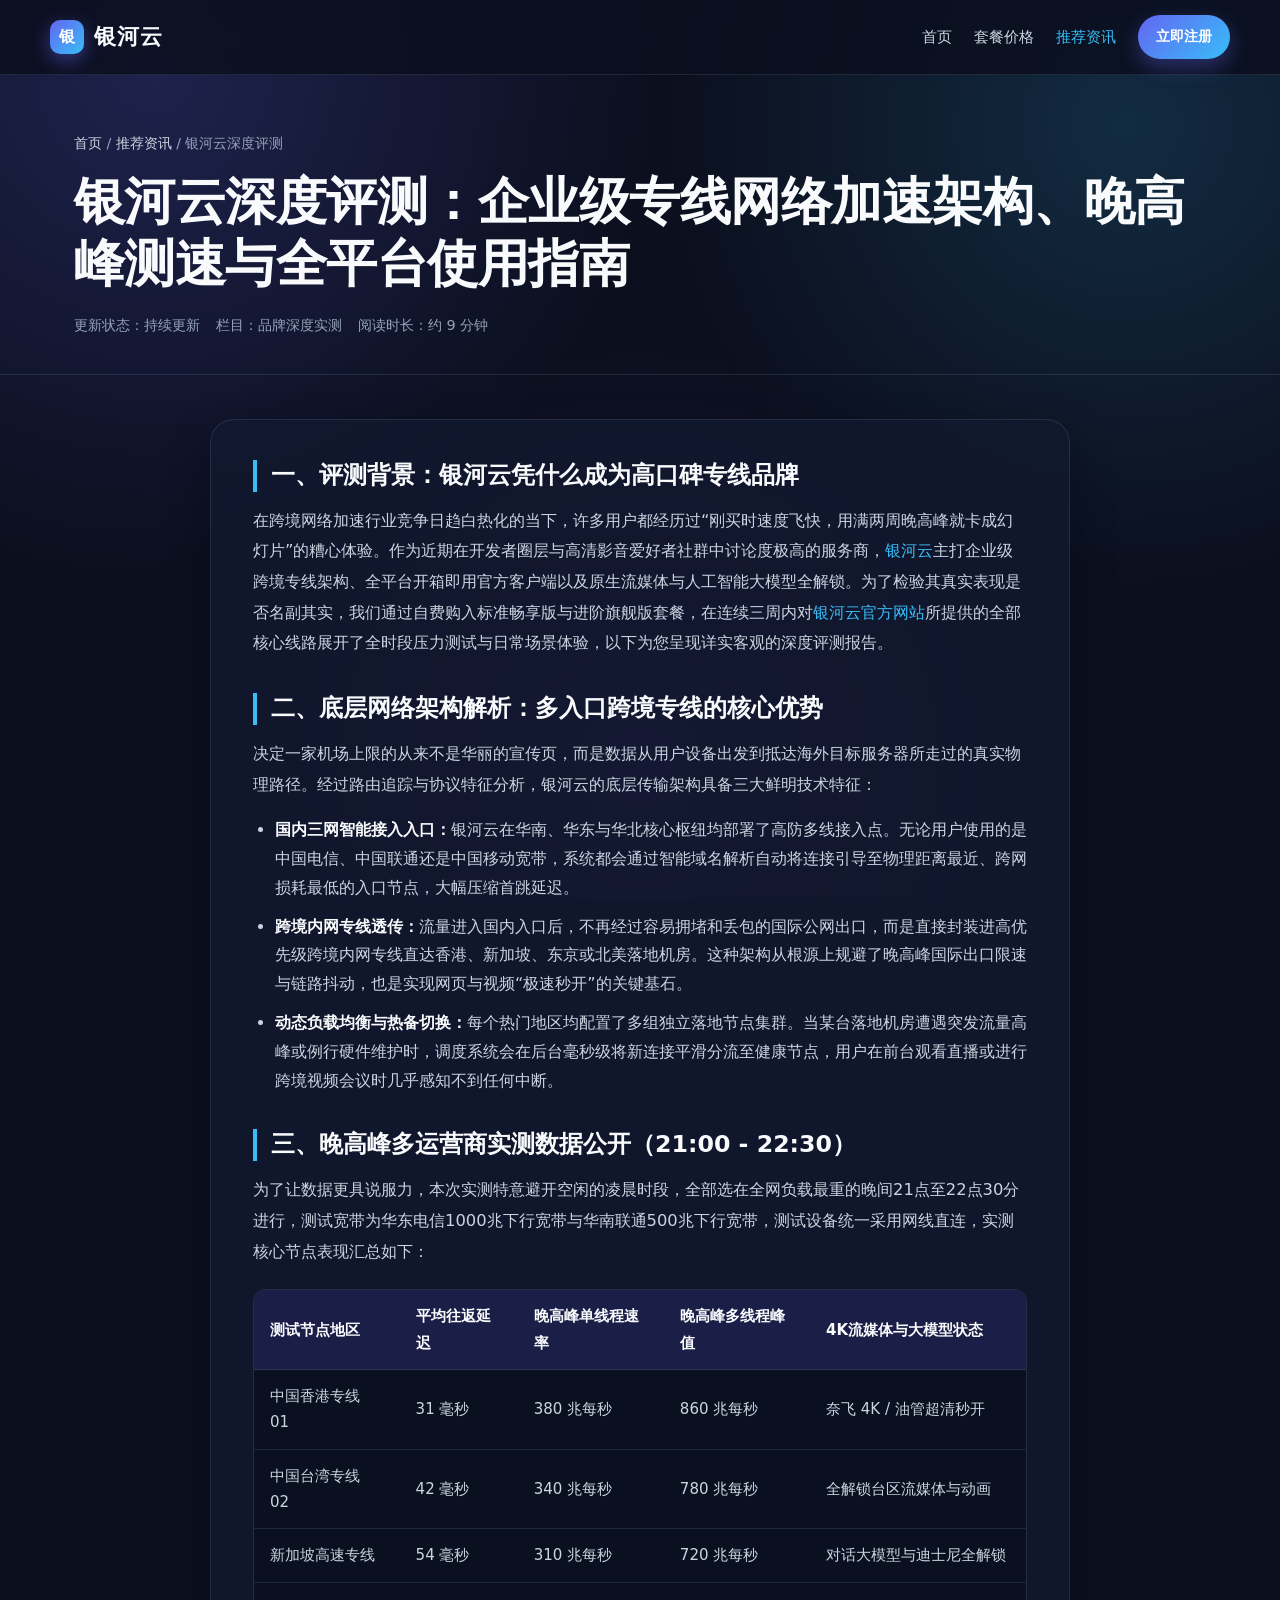
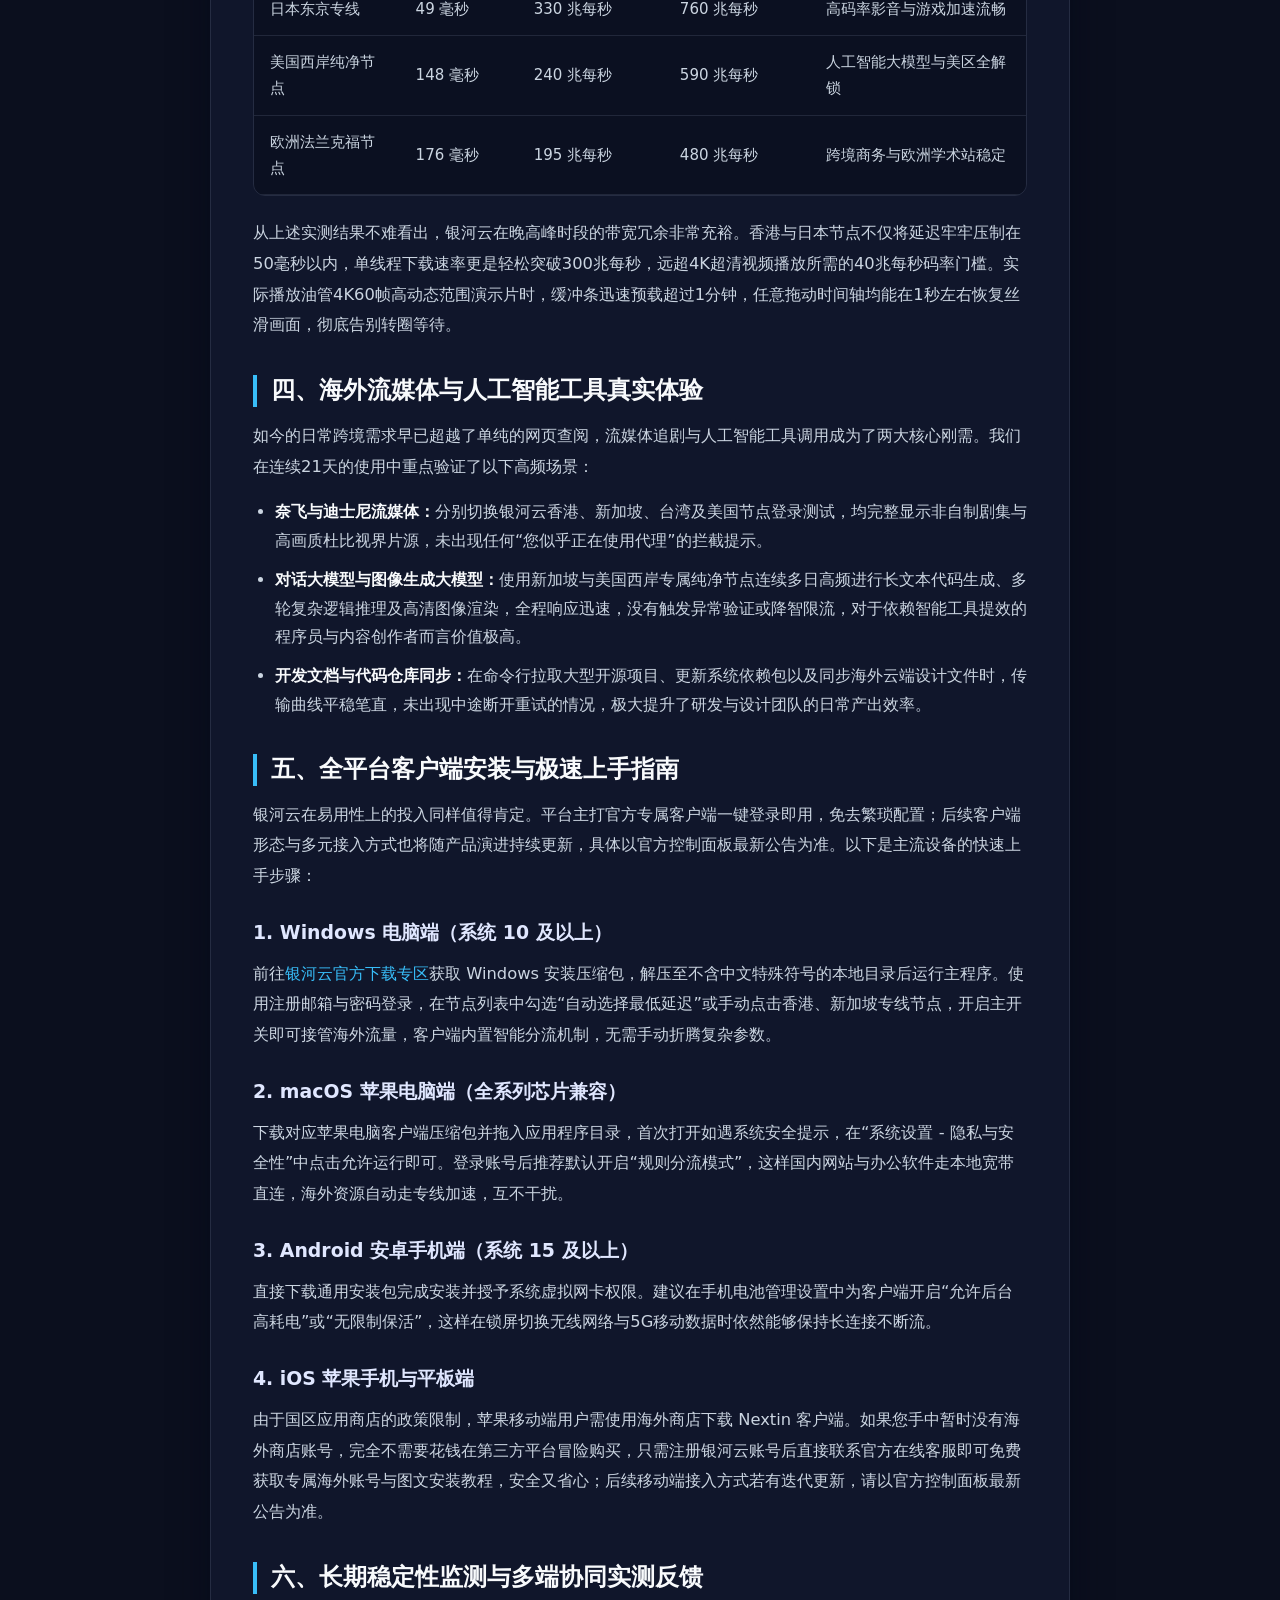
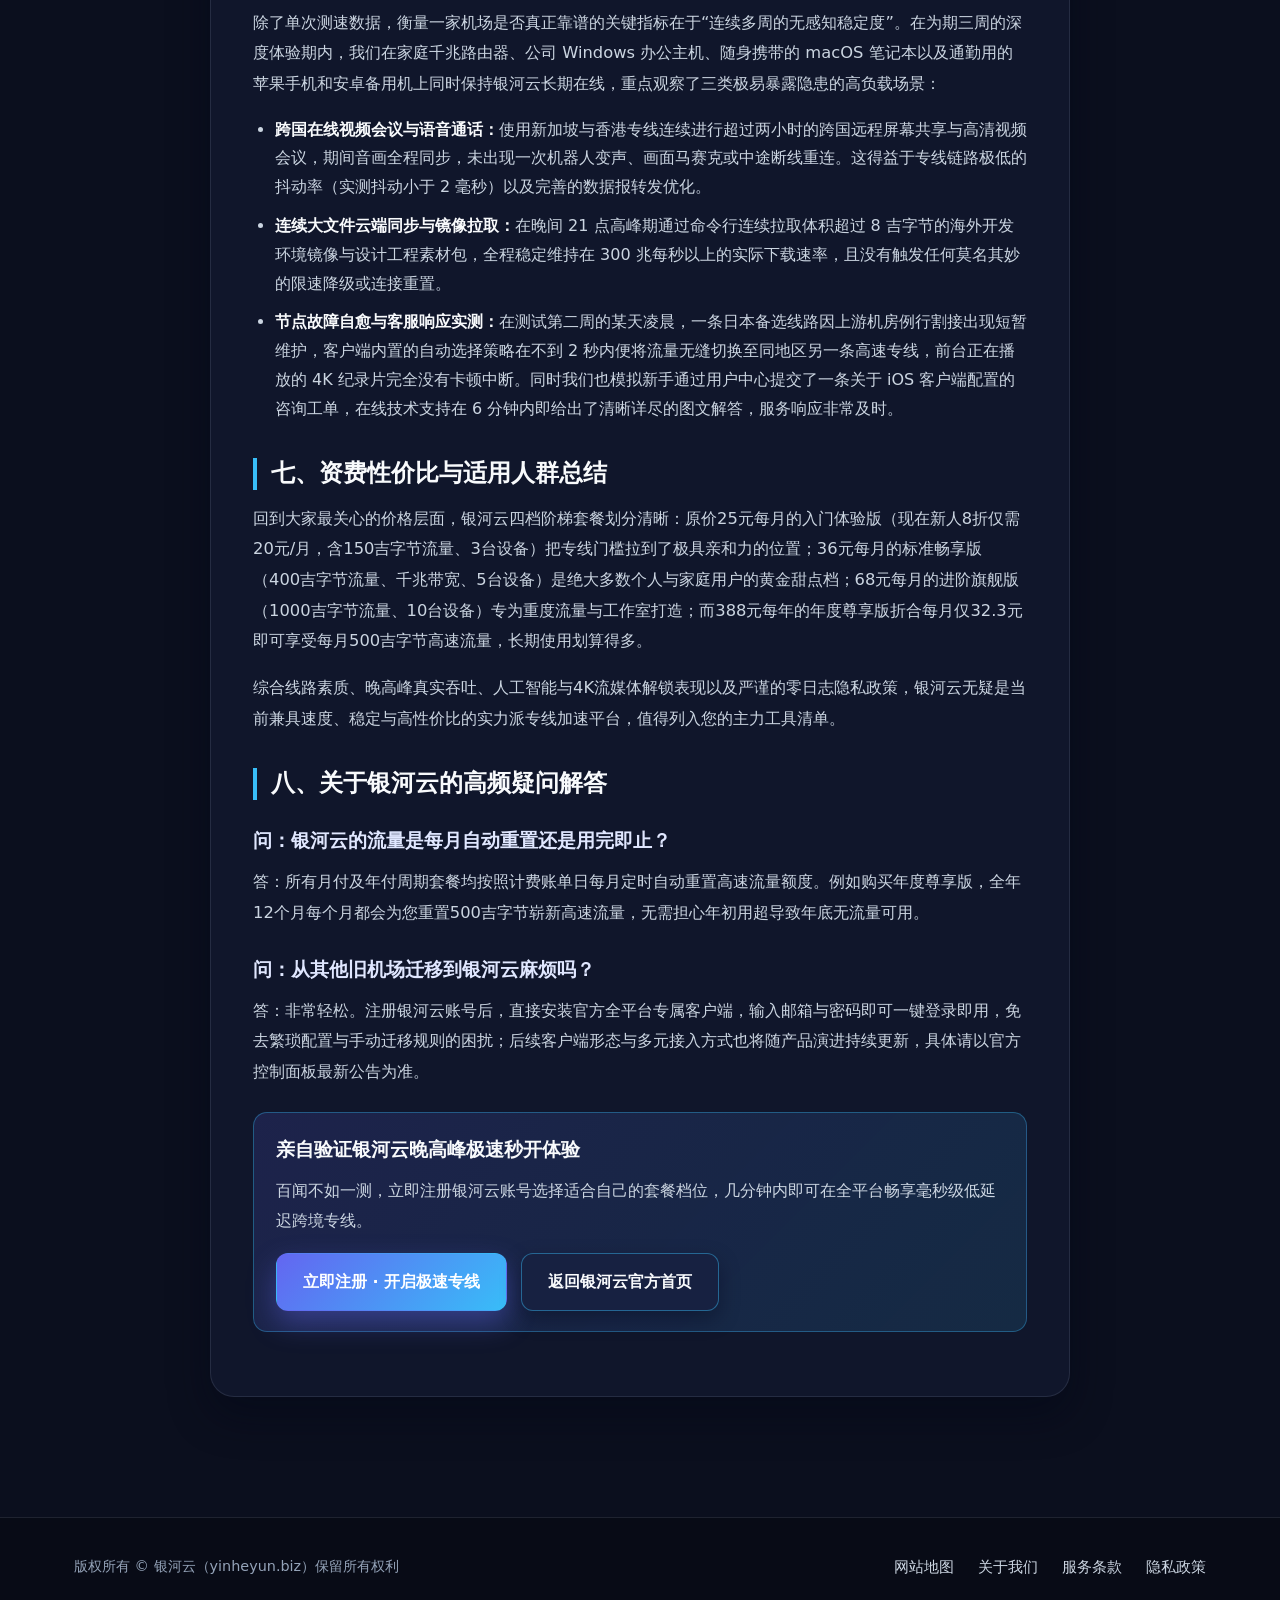
<file: article-biz-02.html>
<!DOCTYPE html>
<html lang="zh-CN">
<head>
  <meta charset="UTF-8">
  <meta name="viewport" content="width=device-width, initial-scale=1.0">
  <title>银河云深度评测：企业级专线网络加速架构、晚高峰测速与全平台使用指南</title>
  <meta name="description" content="全面实测银河云企业级专线网络加速架构，公开电信联通移动三网晚高峰延迟与吞吐速率表现、流媒体及大模型解锁详情，并附Windows、macOS、Android与iOS全平台上手指南。">
  <meta name="keywords" content="银河云评测,银河云怎么样,银河云测速,专线网络加速,机场实测,银河云使用教程">
  <link rel="canonical" href="https://yinheyun.biz/article-biz-02.html">
  <link rel="stylesheet" href="style.css">
</head>
<body>
  <header class="site-header">
    <div class="container header-inner">
      <a class="brand-logo" href="index.html">
        <span class="brand-mark">银</span>
        <span>银河云</span>
      </a>
      <nav class="nav-links" aria-label="主导航">
        <a href="index.html">首页</a>
        <a href="index.html#pricing">套餐价格</a>
        <a href="galaxy-news-7k3m.html" class="nav-highlight">推荐资讯</a>
        <a href="https://cola.flyvaff.com/#/register/?code=ZUwI0gXX" class="nav-cta" rel="nofollow" target="_blank">立即注册</a>
      </nav>
    </div>
  </header>

  <main>
    <section class="page-hero">
      <div class="container">
        <div class="breadcrumb"><a href="index.html">首页</a> / <a href="galaxy-news-7k3m.html">推荐资讯</a> / 银河云深度评测</div>
        <h1 class="hero-title">银河云深度评测：企业级专线网络加速架构、晚高峰测速与全平台使用指南</h1>
        <div class="article-meta">
          <span>更新状态：持续更新</span>
          <span>栏目：品牌深度实测</span>
          <span>阅读时长：约 9 分钟</span>
        </div>
      </div>
    </section>

    <section class="article-shell container">
      <article class="article-body">
        <h2>一、评测背景：银河云凭什么成为高口碑专线品牌</h2>
        <p>在跨境网络加速行业竞争日趋白热化的当下，许多用户都经历过“刚买时速度飞快，用满两周晚高峰就卡成幻灯片”的糟心体验。作为近期在开发者圈层与高清影音爱好者社群中讨论度极高的服务商，<a href="index.html">银河云</a>主打企业级跨境专线架构、全平台开箱即用官方客户端以及原生流媒体与人工智能大模型全解锁。为了检验其真实表现是否名副其实，我们通过自费购入标准畅享版与进阶旗舰版套餐，在连续三周内对<a href="https://yinheyun.biz/">银河云官方网站</a>所提供的全部核心线路展开了全时段压力测试与日常场景体验，以下为您呈现详实客观的深度评测报告。</p>

        <h2>二、底层网络架构解析：多入口跨境专线的核心优势</h2>
        <p>决定一家机场上限的从来不是华丽的宣传页，而是数据从用户设备出发到抵达海外目标服务器所走过的真实物理路径。经过路由追踪与协议特征分析，银河云的底层传输架构具备三大鲜明技术特征：</p>
        <ul>
          <li><strong>国内三网智能接入入口：</strong>银河云在华南、华东与华北核心枢纽均部署了高防多线接入点。无论用户使用的是中国电信、中国联通还是中国移动宽带，系统都会通过智能域名解析自动将连接引导至物理距离最近、跨网损耗最低的入口节点，大幅压缩首跳延迟。</li>
          <li><strong>跨境内网专线透传：</strong>流量进入国内入口后，不再经过容易拥堵和丢包的国际公网出口，而是直接封装进高优先级跨境内网专线直达香港、新加坡、东京或北美落地机房。这种架构从根源上规避了晚高峰国际出口限速与链路抖动，也是实现网页与视频“极速秒开”的关键基石。</li>
          <li><strong>动态负载均衡与热备切换：</strong>每个热门地区均配置了多组独立落地节点集群。当某台落地机房遭遇突发流量高峰或例行硬件维护时，调度系统会在后台毫秒级将新连接平滑分流至健康节点，用户在前台观看直播或进行跨境视频会议时几乎感知不到任何中断。</li>
        </ul>

        <h2>三、晚高峰多运营商实测数据公开（21:00 - 22:30）</h2>
        <p>为了让数据更具说服力，本次实测特意避开空闲的凌晨时段，全部选在全网负载最重的晚间21点至22点30分进行，测试宽带为华东电信1000兆下行宽带与华南联通500兆下行宽带，测试设备统一采用网线直连，实测核心节点表现汇总如下：</p>
        <div class="data-table-wrap">
          <table class="data-table">
            <thead>
              <tr>
                <th>测试节点地区</th>
                <th>平均往返延迟</th>
                <th>晚高峰单线程速率</th>
                <th>晚高峰多线程峰值</th>
                <th>4K流媒体与大模型状态</th>
              </tr>
            </thead>
            <tbody>
              <tr>
                <td>中国香港专线 01</td>
                <td>31 毫秒</td>
                <td>380 兆每秒</td>
                <td>860 兆每秒</td>
                <td>奈飞 4K / 油管超清秒开</td>
              </tr>
              <tr>
                <td>中国台湾专线 02</td>
                <td>42 毫秒</td>
                <td>340 兆每秒</td>
                <td>780 兆每秒</td>
                <td>全解锁台区流媒体与动画</td>
              </tr>
              <tr>
                <td>新加坡高速专线</td>
                <td>54 毫秒</td>
                <td>310 兆每秒</td>
                <td>720 兆每秒</td>
                <td>对话大模型与迪士尼全解锁</td>
              </tr>
              <tr>
                <td>日本东京专线</td>
                <td>49 毫秒</td>
                <td>330 兆每秒</td>
                <td>760 兆每秒</td>
                <td>高码率影音与游戏加速流畅</td>
              </tr>
              <tr>
                <td>美国西岸纯净节点</td>
                <td>148 毫秒</td>
                <td>240 兆每秒</td>
                <td>590 兆每秒</td>
                <td>人工智能大模型与美区全解锁</td>
              </tr>
              <tr>
                <td>欧洲法兰克福节点</td>
                <td>176 毫秒</td>
                <td>195 兆每秒</td>
                <td>480 兆每秒</td>
                <td>跨境商务与欧洲学术站稳定</td>
              </tr>
            </tbody>
          </table>
        </div>
        <p>从上述实测结果不难看出，银河云在晚高峰时段的带宽冗余非常充裕。香港与日本节点不仅将延迟牢牢压制在50毫秒以内，单线程下载速率更是轻松突破300兆每秒，远超4K超清视频播放所需的40兆每秒码率门槛。实际播放油管4K60帧高动态范围演示片时，缓冲条迅速预载超过1分钟，任意拖动时间轴均能在1秒左右恢复丝滑画面，彻底告别转圈等待。</p>

        <h2>四、海外流媒体与人工智能工具真实体验</h2>
        <p>如今的日常跨境需求早已超越了单纯的网页查阅，流媒体追剧与人工智能工具调用成为了两大核心刚需。我们在连续21天的使用中重点验证了以下高频场景：</p>
        <ul>
          <li><strong>奈飞与迪士尼流媒体：</strong>分别切换银河云香港、新加坡、台湾及美国节点登录测试，均完整显示非自制剧集与高画质杜比视界片源，未出现任何“您似乎正在使用代理”的拦截提示。</li>
          <li><strong>对话大模型与图像生成大模型：</strong>使用新加坡与美国西岸专属纯净节点连续多日高频进行长文本代码生成、多轮复杂逻辑推理及高清图像渲染，全程响应迅速，没有触发异常验证或降智限流，对于依赖智能工具提效的程序员与内容创作者而言价值极高。</li>
          <li><strong>开发文档与代码仓库同步：</strong>在命令行拉取大型开源项目、更新系统依赖包以及同步海外云端设计文件时，传输曲线平稳笔直，未出现中途断开重试的情况，极大提升了研发与设计团队的日常产出效率。</li>
        </ul>

        <h2>五、全平台客户端安装与极速上手指南</h2>
        <p>银河云在易用性上的投入同样值得肯定。平台主打官方专属客户端一键登录即用，免去繁琐配置；后续客户端形态与多元接入方式也将随产品演进持续更新，具体以官方控制面板最新公告为准。以下是主流设备的快速上手步骤：</p>
        <h3>1. Windows 电脑端（系统 10 及以上）</h3>
        <p>前往<a href="https://yinheyun.biz/#downloads">银河云官方下载专区</a>获取 Windows 安装压缩包，解压至不含中文特殊符号的本地目录后运行主程序。使用注册邮箱与密码登录，在节点列表中勾选“自动选择最低延迟”或手动点击香港、新加坡专线节点，开启主开关即可接管海外流量，客户端内置智能分流机制，无需手动折腾复杂参数。</p>
        <h3>2. macOS 苹果电脑端（全系列芯片兼容）</h3>
        <p>下载对应苹果电脑客户端压缩包并拖入应用程序目录，首次打开如遇系统安全提示，在“系统设置 - 隐私与安全性”中点击允许运行即可。登录账号后推荐默认开启“规则分流模式”，这样国内网站与办公软件走本地宽带直连，海外资源自动走专线加速，互不干扰。</p>
        <h3>3. Android 安卓手机端（系统 15 及以上）</h3>
        <p>直接下载通用安装包完成安装并授予系统虚拟网卡权限。建议在手机电池管理设置中为客户端开启“允许后台高耗电”或“无限制保活”，这样在锁屏切换无线网络与5G移动数据时依然能够保持长连接不断流。</p>
        <h3>4. iOS 苹果手机与平板端</h3>
        <p>由于国区应用商店的政策限制，苹果移动端用户需使用海外商店下载 Nextin 客户端。如果您手中暂时没有海外商店账号，完全不需要花钱在第三方平台冒险购买，只需注册银河云账号后直接联系官方在线客服即可免费获取专属海外账号与图文安装教程，安全又省心；后续移动端接入方式若有迭代更新，请以官方控制面板最新公告为准。</p>

        <h2>六、长期稳定性监测与多端协同实测反馈</h2>
        <p>除了单次测速数据，衡量一家机场是否真正靠谱的关键指标在于“连续多周的无感知稳定度”。在为期三周的深度体验期内，我们在家庭千兆路由器、公司 Windows 办公主机、随身携带的 macOS 笔记本以及通勤用的苹果手机和安卓备用机上同时保持银河云长期在线，重点观察了三类极易暴露隐患的高负载场景：</p>
        <ul>
          <li><strong>跨国在线视频会议与语音通话：</strong>使用新加坡与香港专线连续进行超过两小时的跨国远程屏幕共享与高清视频会议，期间音画全程同步，未出现一次机器人变声、画面马赛克或中途断线重连。这得益于专线链路极低的抖动率（实测抖动小于 2 毫秒）以及完善的数据报转发优化。</li>
          <li><strong>连续大文件云端同步与镜像拉取：</strong>在晚间 21 点高峰期通过命令行连续拉取体积超过 8 吉字节的海外开发环境镜像与设计工程素材包，全程稳定维持在 300 兆每秒以上的实际下载速率，且没有触发任何莫名其妙的限速降级或连接重置。</li>
          <li><strong>节点故障自愈与客服响应实测：</strong>在测试第二周的某天凌晨，一条日本备选线路因上游机房例行割接出现短暂维护，客户端内置的自动选择策略在不到 2 秒内便将流量无缝切换至同地区另一条高速专线，前台正在播放的 4K 纪录片完全没有卡顿中断。同时我们也模拟新手通过用户中心提交了一条关于 iOS 客户端配置的咨询工单，在线技术支持在 6 分钟内即给出了清晰详尽的图文解答，服务响应非常及时。</li>
        </ul>

        <h2>七、资费性价比与适用人群总结</h2>
        <p>回到大家最关心的价格层面，银河云四档阶梯套餐划分清晰：原价25元每月的入门体验版（现在新人8折仅需20元/月，含150吉字节流量、3台设备）把专线门槛拉到了极具亲和力的位置；36元每月的标准畅享版（400吉字节流量、千兆带宽、5台设备）是绝大多数个人与家庭用户的黄金甜点档；68元每月的进阶旗舰版（1000吉字节流量、10台设备）专为重度流量与工作室打造；而388元每年的年度尊享版折合每月仅32.3元即可享受每月500吉字节高速流量，长期使用划算得多。</p>
        <p>综合线路素质、晚高峰真实吞吐、人工智能与4K流媒体解锁表现以及严谨的零日志隐私政策，银河云无疑是当前兼具速度、稳定与高性价比的实力派专线加速平台，值得列入您的主力工具清单。</p>

        <h2>八、关于银河云的高频疑问解答</h2>
        <h3>问：银河云的流量是每月自动重置还是用完即止？</h3>
        <p>答：所有月付及年付周期套餐均按照计费账单日每月定时自动重置高速流量额度。例如购买年度尊享版，全年12个月每个月都会为您重置500吉字节崭新高速流量，无需担心年初用超导致年底无流量可用。</p>
        <h3>问：从其他旧机场迁移到银河云麻烦吗？</h3>
        <p>答：非常轻松。注册银河云账号后，直接安装官方全平台专属客户端，输入邮箱与密码即可一键登录即用，免去繁琐配置与手动迁移规则的困扰；后续客户端形态与多元接入方式也将随产品演进持续更新，具体请以官方控制面板最新公告为准。</p>

        <div class="callout-box">
          <h3>亲自验证银河云晚高峰极速秒开体验</h3>
          <p>百闻不如一测，立即注册银河云账号选择适合自己的套餐档位，几分钟内即可在全平台畅享毫秒级低延迟跨境专线。</p>
          <div class="btn-group">
            <a href="https://cola.flyvaff.com/#/register/?code=ZUwI0gXX" class="btn btn-primary" rel="nofollow" target="_blank">立即注册 · 开启极速专线</a>
            <a href="index.html" class="btn btn-secondary">返回银河云官方首页</a>
          </div>
        </div>
      </article>
    </section>
  </main>

  <footer class="site-footer">
    <div class="container footer-inner">
      <p class="footer-copy">版权所有 © 银河云（yinheyun.biz）保留所有权利</p>
      <nav class="footer-links" aria-label="页脚导航">
        <a href="sitemap.html" target="_blank">网站地图</a>
        <a href="about.html" target="_blank">关于我们</a>
        <a href="terms.html" target="_blank">服务条款</a>
        <a href="privacy.html" target="_blank">隐私政策</a>
      </nav>
    </div>
  </footer>
</body>
</html>
</file>
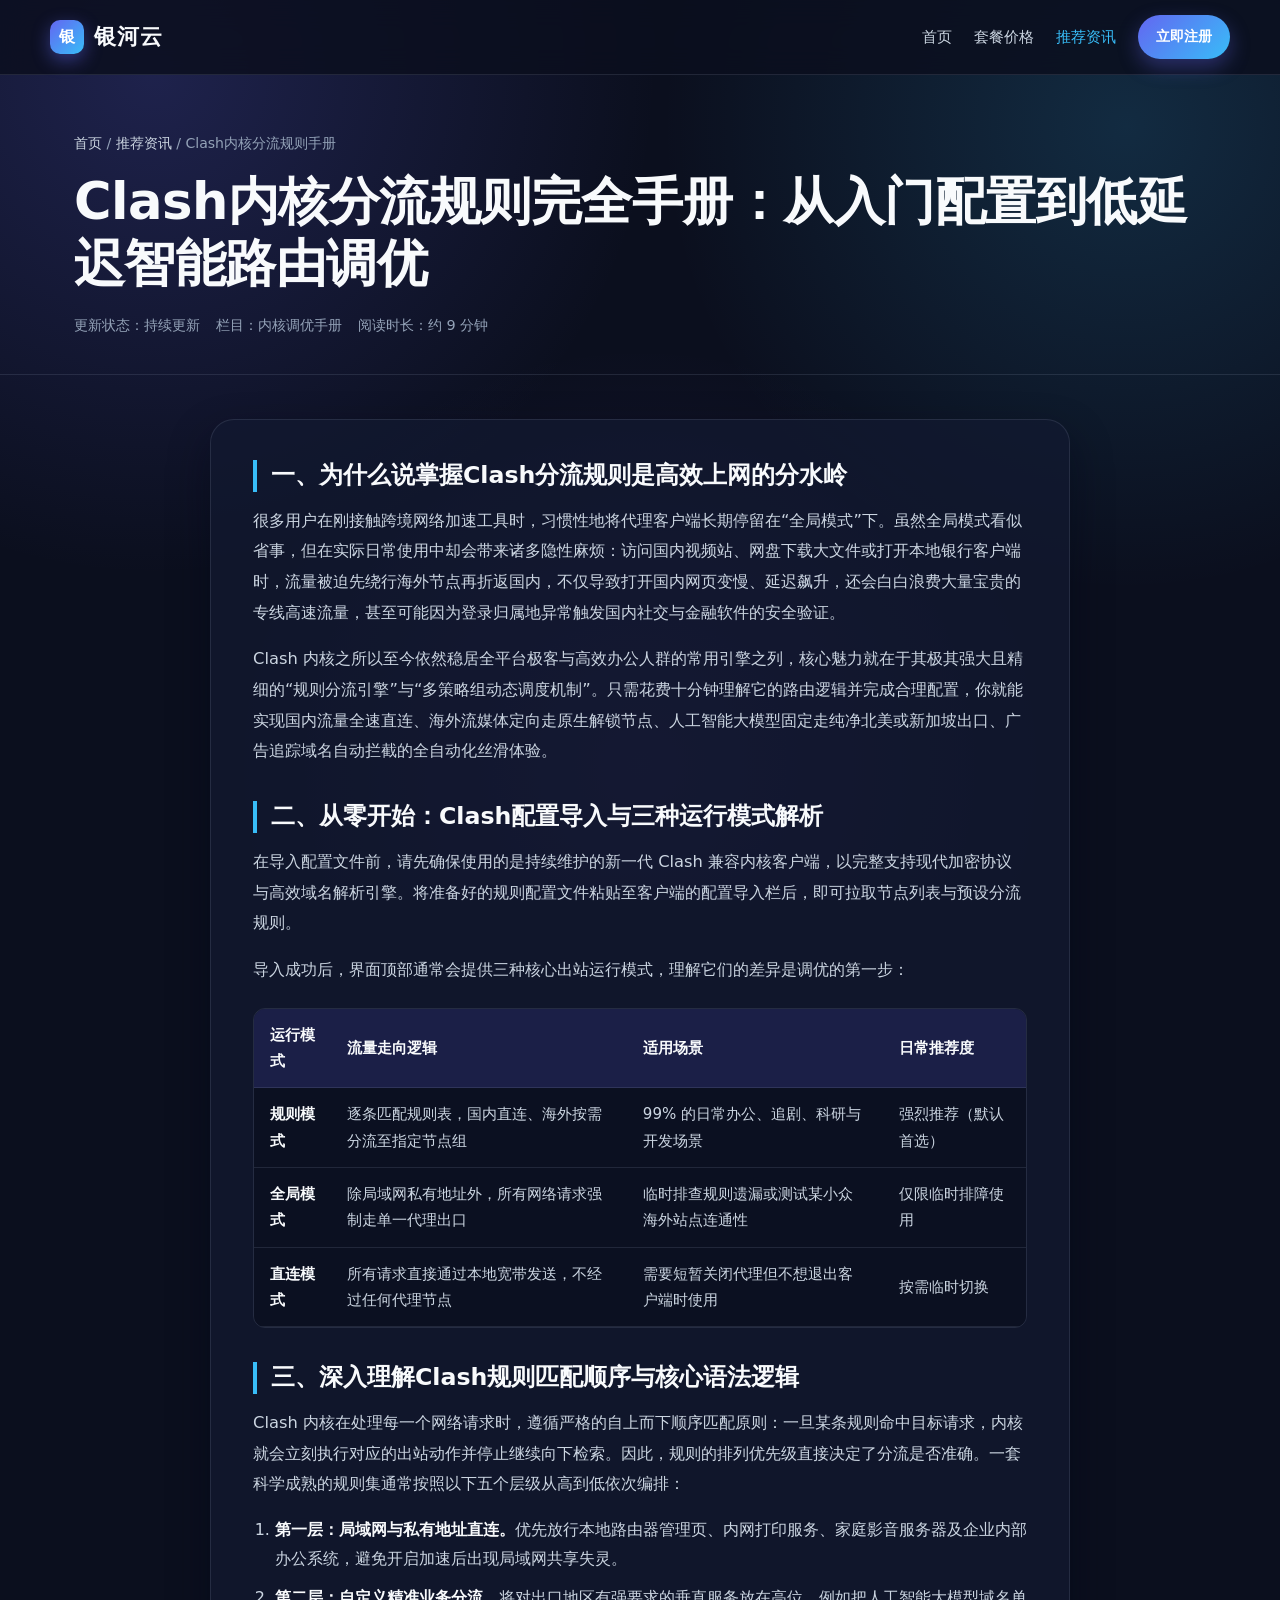
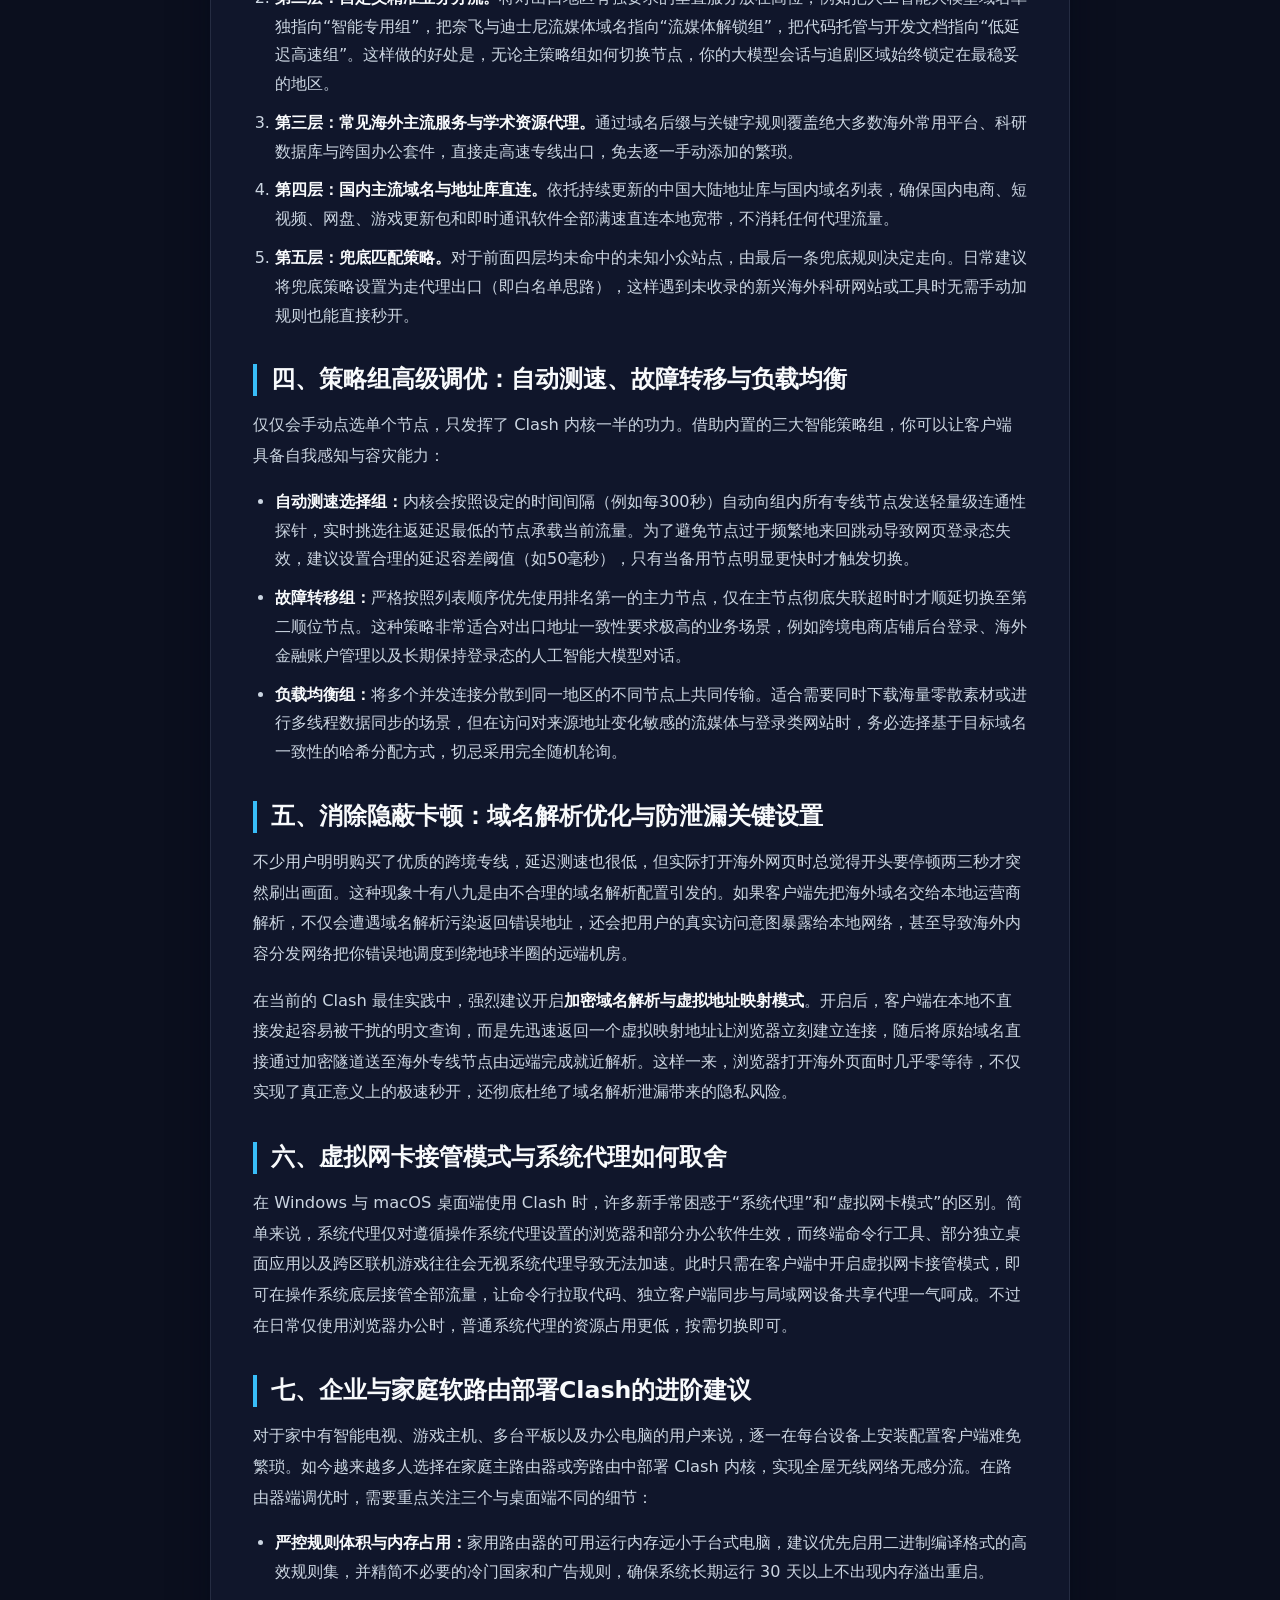
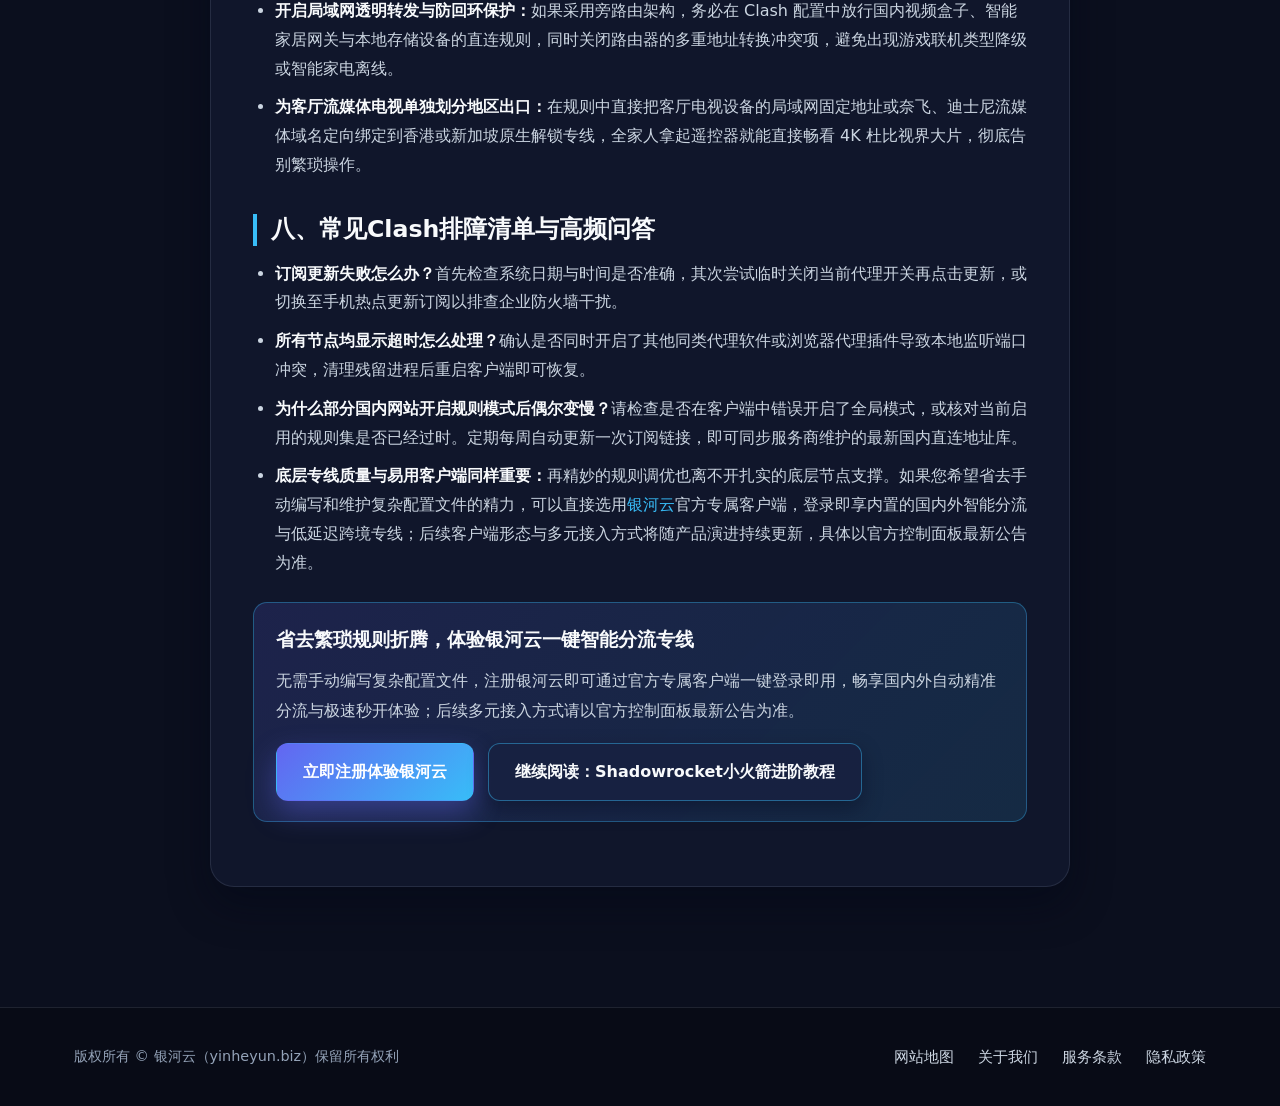
<file: article-biz-03.html>
<!DOCTYPE html>
<html lang="zh-CN">
<head>
  <meta charset="UTF-8">
  <meta name="viewport" content="width=device-width, initial-scale=1.0">
  <title>Clash内核分流规则完全手册：从入门配置到低延迟智能路由调优 - 银河云</title>
  <meta name="description" content="系统详解Clash内核分流规则配置方法，涵盖规则模式与全局模式区别、国内外精准分流、策略组自动测速容灾及防止域名解析泄漏实战调优。">
  <meta name="keywords" content="Clash分流规则,Clash配置教程,Clash内核,智能路由调优,低延迟代理策略,规则分流配置">
  <link rel="canonical" href="https://yinheyun.biz/article-biz-03.html">
  <link rel="stylesheet" href="style.css">
</head>
<body>
  <header class="site-header">
    <div class="container header-inner">
      <a class="brand-logo" href="index.html">
        <span class="brand-mark">银</span>
        <span>银河云</span>
      </a>
      <nav class="nav-links" aria-label="主导航">
        <a href="index.html">首页</a>
        <a href="index.html#pricing">套餐价格</a>
        <a href="galaxy-news-7k3m.html" class="nav-highlight">推荐资讯</a>
        <a href="https://cola.flyvaff.com/#/register/?code=ZUwI0gXX" class="nav-cta" rel="nofollow" target="_blank">立即注册</a>
      </nav>
    </div>
  </header>

  <main>
    <section class="page-hero">
      <div class="container">
        <div class="breadcrumb"><a href="index.html">首页</a> / <a href="galaxy-news-7k3m.html">推荐资讯</a> / Clash内核分流规则手册</div>
        <h1 class="hero-title">Clash内核分流规则完全手册：从入门配置到低延迟智能路由调优</h1>
        <div class="article-meta">
          <span>更新状态：持续更新</span>
          <span>栏目：内核调优手册</span>
          <span>阅读时长：约 9 分钟</span>
        </div>
      </div>
    </section>

    <section class="article-shell container">
      <article class="article-body">
        <h2>一、为什么说掌握Clash分流规则是高效上网的分水岭</h2>
        <p>很多用户在刚接触跨境网络加速工具时，习惯性地将代理客户端长期停留在“全局模式”下。虽然全局模式看似省事，但在实际日常使用中却会带来诸多隐性麻烦：访问国内视频站、网盘下载大文件或打开本地银行客户端时，流量被迫先绕行海外节点再折返国内，不仅导致打开国内网页变慢、延迟飙升，还会白白浪费大量宝贵的专线高速流量，甚至可能因为登录归属地异常触发国内社交与金融软件的安全验证。</p>
        <p>Clash 内核之所以至今依然稳居全平台极客与高效办公人群的常用引擎之列，核心魅力就在于其极其强大且精细的“规则分流引擎”与“多策略组动态调度机制”。只需花费十分钟理解它的路由逻辑并完成合理配置，你就能实现国内流量全速直连、海外流媒体定向走原生解锁节点、人工智能大模型固定走纯净北美或新加坡出口、广告追踪域名自动拦截的全自动化丝滑体验。</p>

        <h2>二、从零开始：Clash配置导入与三种运行模式解析</h2>
        <p>在导入配置文件前，请先确保使用的是持续维护的新一代 Clash 兼容内核客户端，以完整支持现代加密协议与高效域名解析引擎。将准备好的规则配置文件粘贴至客户端的配置导入栏后，即可拉取节点列表与预设分流规则。</p>
        <p>导入成功后，界面顶部通常会提供三种核心出站运行模式，理解它们的差异是调优的第一步：</p>
        <div class="data-table-wrap">
          <table class="data-table">
            <thead>
              <tr>
                <th>运行模式</th>
                <th>流量走向逻辑</th>
                <th>适用场景</th>
                <th>日常推荐度</th>
              </tr>
            </thead>
            <tbody>
              <tr>
                <td><strong>规则模式</strong></td>
                <td>逐条匹配规则表，国内直连、海外按需分流至指定节点组</td>
                <td>99% 的日常办公、追剧、科研与开发场景</td>
                <td>强烈推荐（默认首选）</td>
              </tr>
              <tr>
                <td><strong>全局模式</strong></td>
                <td>除局域网私有地址外，所有网络请求强制走单一代理出口</td>
                <td>临时排查规则遗漏或测试某小众海外站点连通性</td>
                <td>仅限临时排障使用</td>
              </tr>
              <tr>
                <td><strong>直连模式</strong></td>
                <td>所有请求直接通过本地宽带发送，不经过任何代理节点</td>
                <td>需要短暂关闭代理但不想退出客户端时使用</td>
                <td>按需临时切换</td>
              </tr>
            </tbody>
          </table>
        </div>

        <h2>三、深入理解Clash规则匹配顺序与核心语法逻辑</h2>
        <p>Clash 内核在处理每一个网络请求时，遵循严格的自上而下顺序匹配原则：一旦某条规则命中目标请求，内核就会立刻执行对应的出站动作并停止继续向下检索。因此，规则的排列优先级直接决定了分流是否准确。一套科学成熟的规则集通常按照以下五个层级从高到低依次编排：</p>
        <ol>
          <li><strong>第一层：局域网与私有地址直连。</strong>优先放行本地路由器管理页、内网打印服务、家庭影音服务器及企业内部办公系统，避免开启加速后出现局域网共享失灵。</li>
          <li><strong>第二层：自定义精准业务分流。</strong>将对出口地区有强要求的垂直服务放在高位，例如把人工智能大模型域名单独指向“智能专用组”，把奈飞与迪士尼流媒体域名指向“流媒体解锁组”，把代码托管与开发文档指向“低延迟高速组”。这样做的好处是，无论主策略组如何切换节点，你的大模型会话与追剧区域始终锁定在最稳妥的地区。</li>
          <li><strong>第三层：常见海外主流服务与学术资源代理。</strong>通过域名后缀与关键字规则覆盖绝大多数海外常用平台、科研数据库与跨国办公套件，直接走高速专线出口，免去逐一手动添加的繁琐。</li>
          <li><strong>第四层：国内主流域名与地址库直连。</strong>依托持续更新的中国大陆地址库与国内域名列表，确保国内电商、短视频、网盘、游戏更新包和即时通讯软件全部满速直连本地宽带，不消耗任何代理流量。</li>
          <li><strong>第五层：兜底匹配策略。</strong>对于前面四层均未命中的未知小众站点，由最后一条兜底规则决定走向。日常建议将兜底策略设置为走代理出口（即白名单思路），这样遇到未收录的新兴海外科研网站或工具时无需手动加规则也能直接秒开。</li>
        </ol>

        <h2>四、策略组高级调优：自动测速、故障转移与负载均衡</h2>
        <p>仅仅会手动点选单个节点，只发挥了 Clash 内核一半的功力。借助内置的三大智能策略组，你可以让客户端具备自我感知与容灾能力：</p>
        <ul>
          <li><strong>自动测速选择组：</strong>内核会按照设定的时间间隔（例如每300秒）自动向组内所有专线节点发送轻量级连通性探针，实时挑选往返延迟最低的节点承载当前流量。为了避免节点过于频繁地来回跳动导致网页登录态失效，建议设置合理的延迟容差阈值（如50毫秒），只有当备用节点明显更快时才触发切换。</li>
          <li><strong>故障转移组：</strong>严格按照列表顺序优先使用排名第一的主力节点，仅在主节点彻底失联超时时才顺延切换至第二顺位节点。这种策略非常适合对出口地址一致性要求极高的业务场景，例如跨境电商店铺后台登录、海外金融账户管理以及长期保持登录态的人工智能大模型对话。</li>
          <li><strong>负载均衡组：</strong>将多个并发连接分散到同一地区的不同节点上共同传输。适合需要同时下载海量零散素材或进行多线程数据同步的场景，但在访问对来源地址变化敏感的流媒体与登录类网站时，务必选择基于目标域名一致性的哈希分配方式，切忌采用完全随机轮询。</li>
        </ul>

        <h2>五、消除隐蔽卡顿：域名解析优化与防泄漏关键设置</h2>
        <p>不少用户明明购买了优质的跨境专线，延迟测速也很低，但实际打开海外网页时总觉得开头要停顿两三秒才突然刷出画面。这种现象十有八九是由不合理的域名解析配置引发的。如果客户端先把海外域名交给本地运营商解析，不仅会遭遇域名解析污染返回错误地址，还会把用户的真实访问意图暴露给本地网络，甚至导致海外内容分发网络把你错误地调度到绕地球半圈的远端机房。</p>
        <p>在当前的 Clash 最佳实践中，强烈建议开启<strong>加密域名解析与虚拟地址映射模式</strong>。开启后，客户端在本地不直接发起容易被干扰的明文查询，而是先迅速返回一个虚拟映射地址让浏览器立刻建立连接，随后将原始域名直接通过加密隧道送至海外专线节点由远端完成就近解析。这样一来，浏览器打开海外页面时几乎零等待，不仅实现了真正意义上的极速秒开，还彻底杜绝了域名解析泄漏带来的隐私风险。</p>

        <h2>六、虚拟网卡接管模式与系统代理如何取舍</h2>
        <p>在 Windows 与 macOS 桌面端使用 Clash 时，许多新手常困惑于“系统代理”和“虚拟网卡模式”的区别。简单来说，系统代理仅对遵循操作系统代理设置的浏览器和部分办公软件生效，而终端命令行工具、部分独立桌面应用以及跨区联机游戏往往会无视系统代理导致无法加速。此时只需在客户端中开启虚拟网卡接管模式，即可在操作系统底层接管全部流量，让命令行拉取代码、独立客户端同步与局域网设备共享代理一气呵成。不过在日常仅使用浏览器办公时，普通系统代理的资源占用更低，按需切换即可。</p>

        <h2>七、企业与家庭软路由部署Clash的进阶建议</h2>
        <p>对于家中有智能电视、游戏主机、多台平板以及办公电脑的用户来说，逐一在每台设备上安装配置客户端难免繁琐。如今越来越多人选择在家庭主路由器或旁路由中部署 Clash 内核，实现全屋无线网络无感分流。在路由器端调优时，需要重点关注三个与桌面端不同的细节：</p>
        <ul>
          <li><strong>严控规则体积与内存占用：</strong>家用路由器的可用运行内存远小于台式电脑，建议优先启用二进制编译格式的高效规则集，并精简不必要的冷门国家和广告规则，确保系统长期运行 30 天以上不出现内存溢出重启。</li>
          <li><strong>开启局域网透明转发与防回环保护：</strong>如果采用旁路由架构，务必在 Clash 配置中放行国内视频盒子、智能家居网关与本地存储设备的直连规则，同时关闭路由器的多重地址转换冲突项，避免出现游戏联机类型降级或智能家电离线。</li>
          <li><strong>为客厅流媒体电视单独划分地区出口：</strong>在规则中直接把客厅电视设备的局域网固定地址或奈飞、迪士尼流媒体域名定向绑定到香港或新加坡原生解锁专线，全家人拿起遥控器就能直接畅看 4K 杜比视界大片，彻底告别繁琐操作。</li>
        </ul>

        <h2>八、常见Clash排障清单与高频问答</h2>
        <ul>
          <li><strong>订阅更新失败怎么办？</strong>首先检查系统日期与时间是否准确，其次尝试临时关闭当前代理开关再点击更新，或切换至手机热点更新订阅以排查企业防火墙干扰。</li>
          <li><strong>所有节点均显示超时怎么处理？</strong>确认是否同时开启了其他同类代理软件或浏览器代理插件导致本地监听端口冲突，清理残留进程后重启客户端即可恢复。</li>
          <li><strong>为什么部分国内网站开启规则模式后偶尔变慢？</strong>请检查是否在客户端中错误开启了全局模式，或核对当前启用的规则集是否已经过时。定期每周自动更新一次订阅链接，即可同步服务商维护的最新国内直连地址库。</li>
          <li><strong>底层专线质量与易用客户端同样重要：</strong>再精妙的规则调优也离不开扎实的底层节点支撑。如果您希望省去手动编写和维护复杂配置文件的精力，可以直接选用<a href="https://yinheyun.biz/">银河云</a>官方专属客户端，登录即享内置的国内外智能分流与低延迟跨境专线；后续客户端形态与多元接入方式将随产品演进持续更新，具体以官方控制面板最新公告为准。</li>
        </ul>

        <div class="callout-box">
          <h3>省去繁琐规则折腾，体验银河云一键智能分流专线</h3>
          <p>无需手动编写复杂配置文件，注册银河云即可通过官方专属客户端一键登录即用，畅享国内外自动精准分流与极速秒开体验；后续多元接入方式请以官方控制面板最新公告为准。</p>
          <div class="btn-group">
            <a href="https://cola.flyvaff.com/#/register/?code=ZUwI0gXX" class="btn btn-primary" rel="nofollow" target="_blank">立即注册体验银河云</a>
            <a href="article-biz-04.html" class="btn btn-secondary">继续阅读：Shadowrocket小火箭进阶教程</a>
          </div>
        </div>
      </article>
    </section>
  </main>

  <footer class="site-footer">
    <div class="container footer-inner">
      <p class="footer-copy">版权所有 © 银河云（yinheyun.biz）保留所有权利</p>
      <nav class="footer-links" aria-label="页脚导航">
        <a href="sitemap.html" target="_blank">网站地图</a>
        <a href="about.html" target="_blank">关于我们</a>
        <a href="terms.html" target="_blank">服务条款</a>
        <a href="privacy.html" target="_blank">隐私政策</a>
      </nav>
    </div>
  </footer>
</body>
</html>
</file>
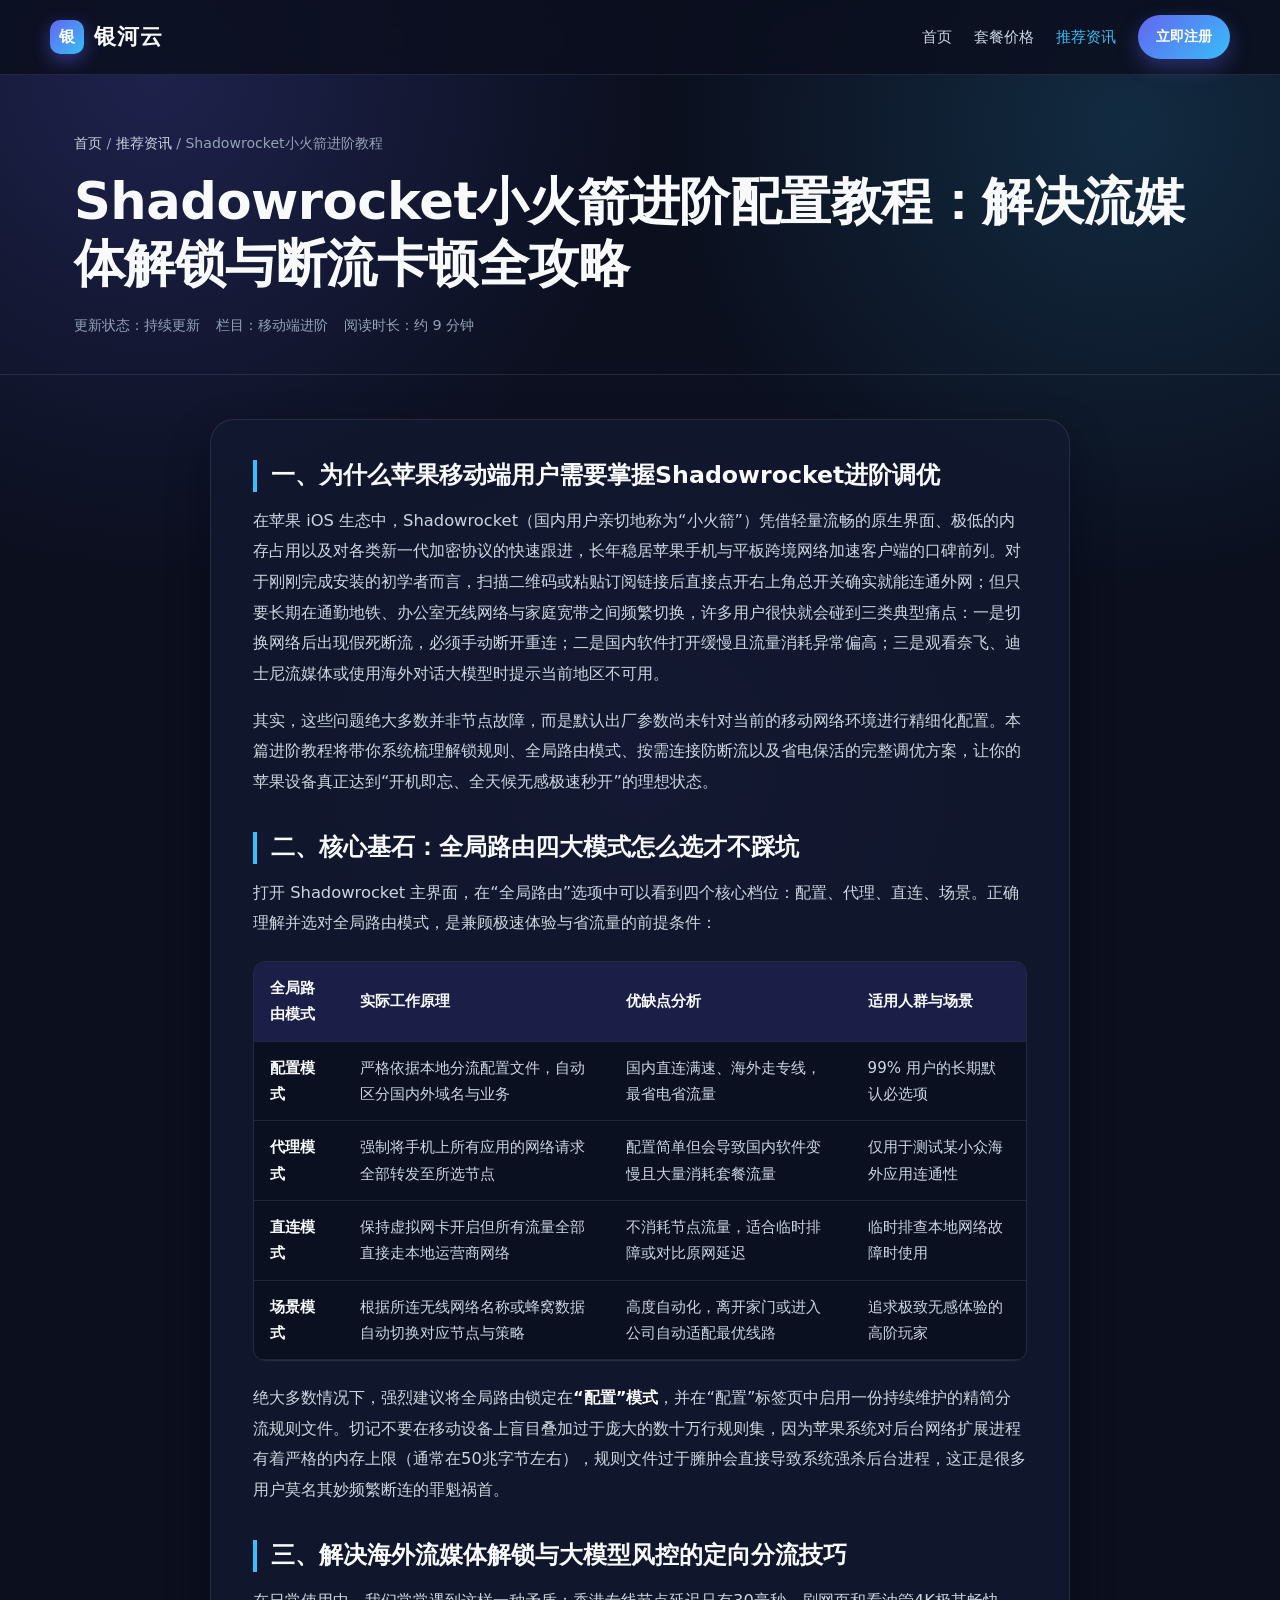
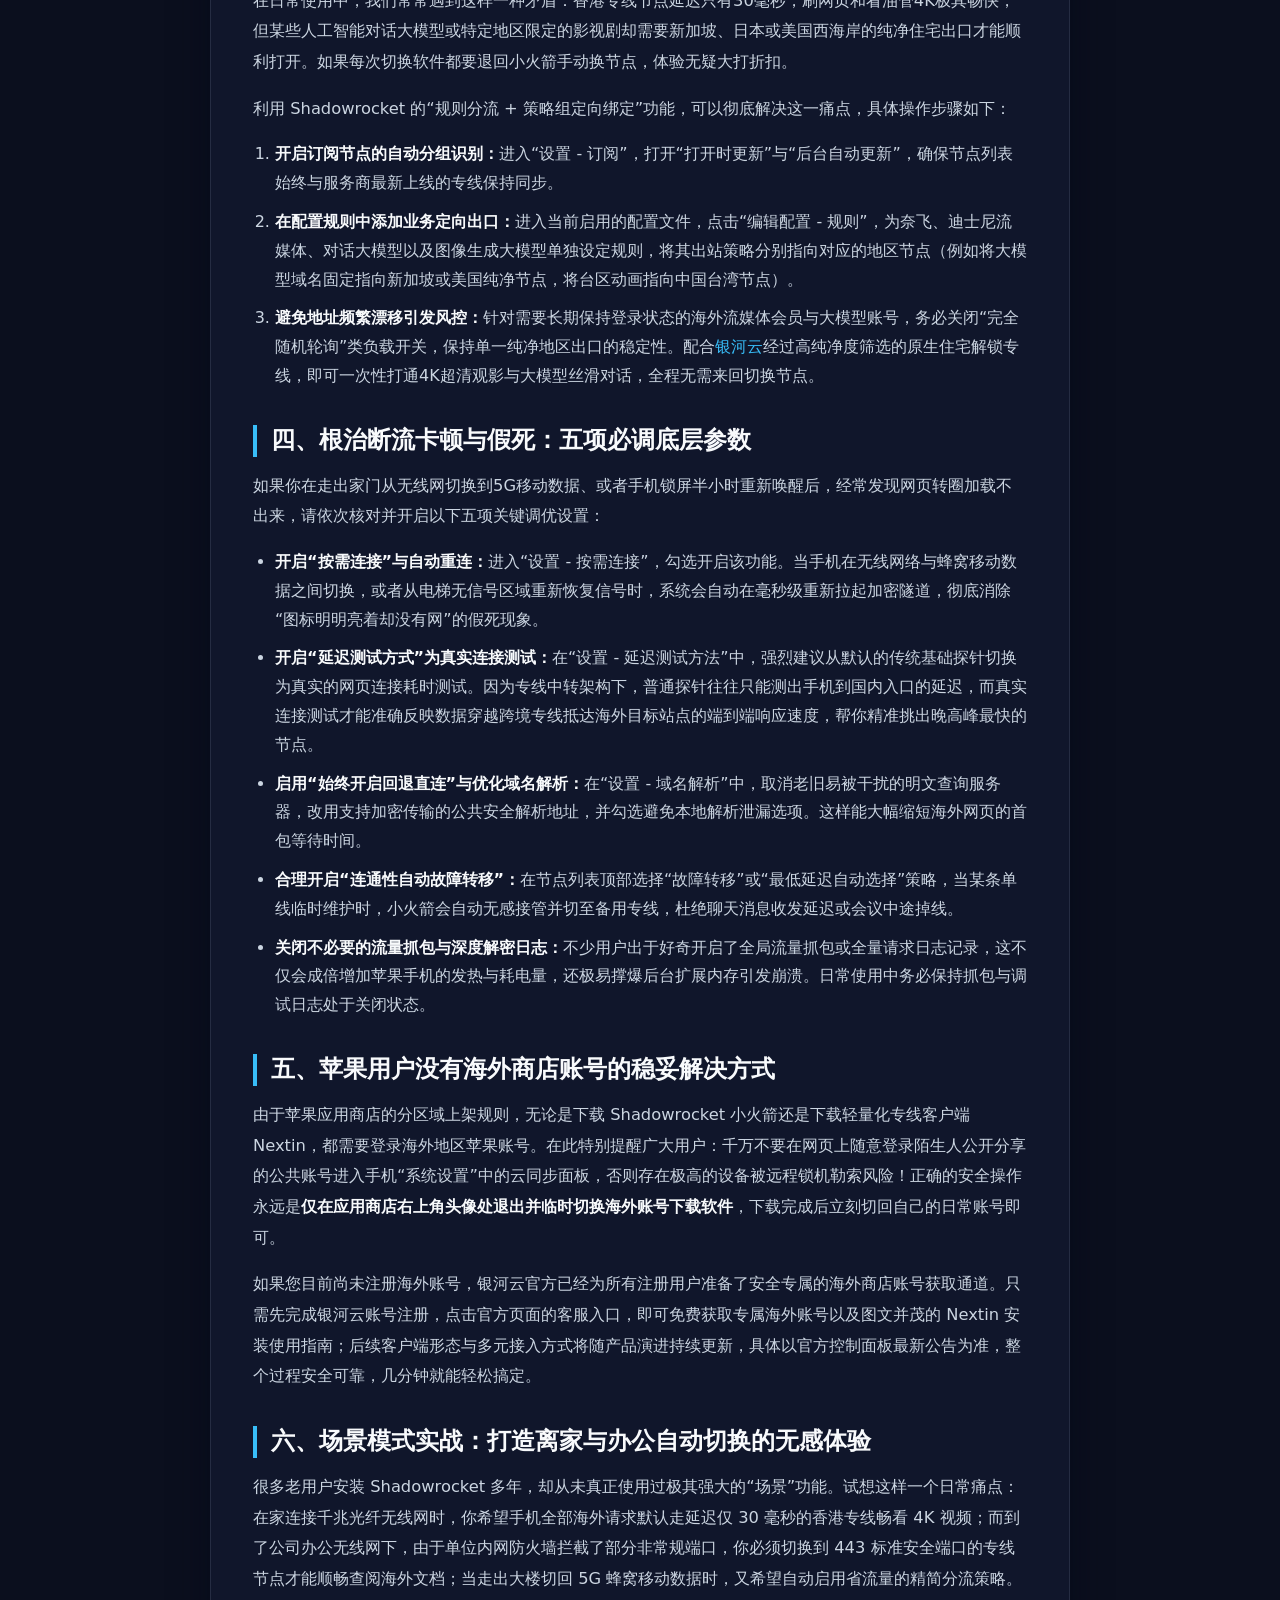
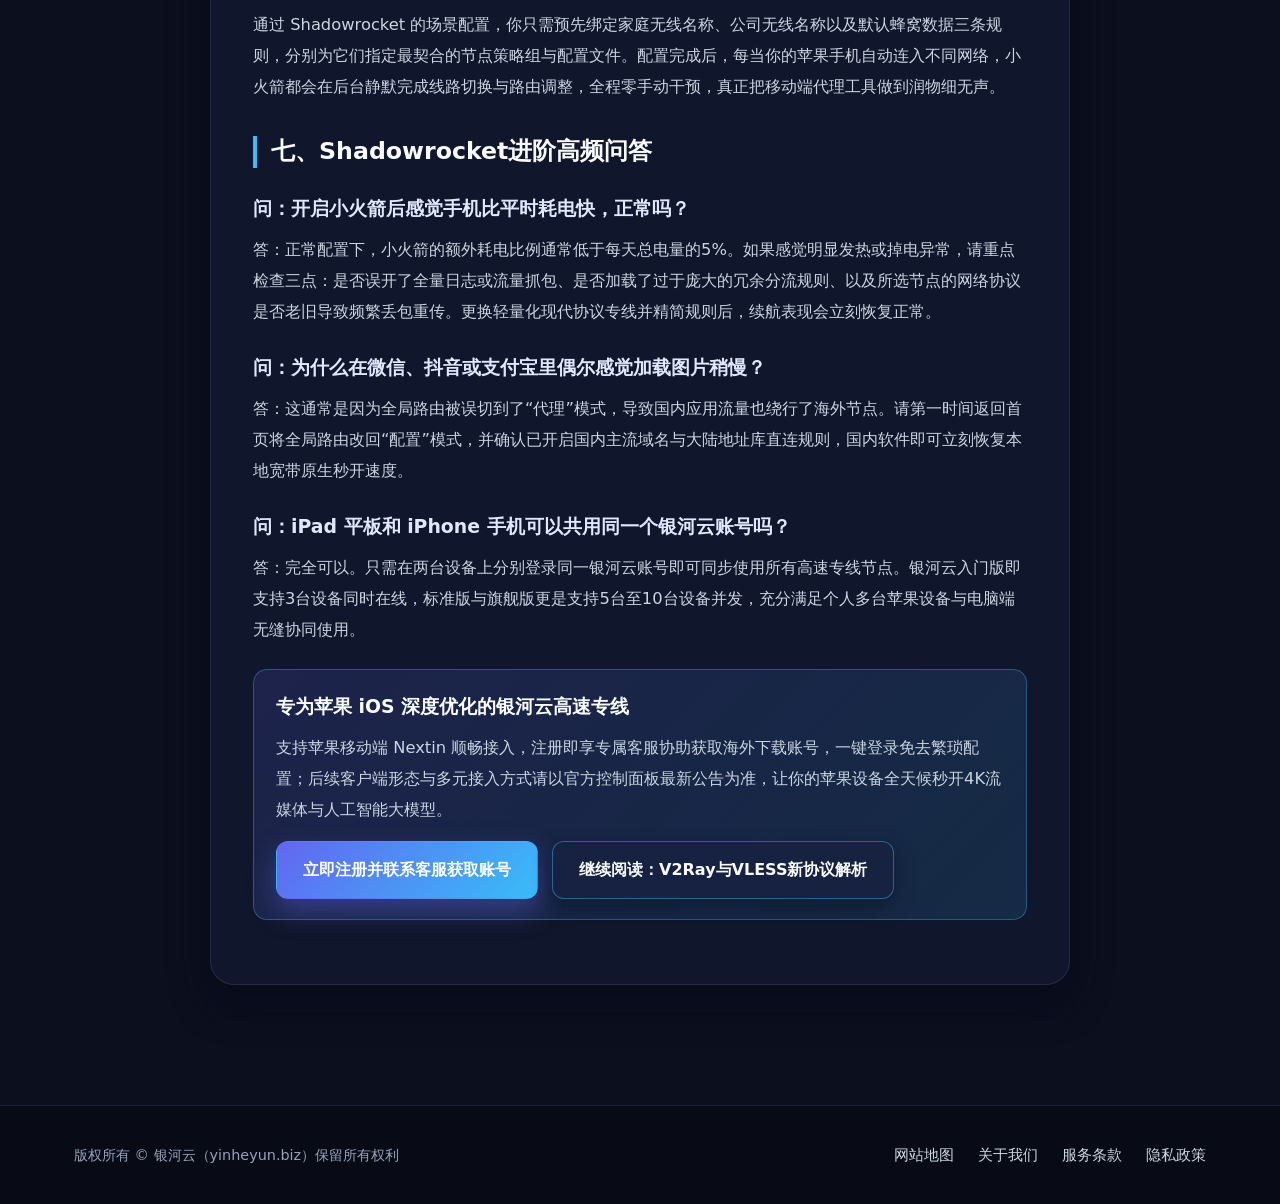
<file: article-biz-04.html>
<!DOCTYPE html>
<html lang="zh-CN">
<head>
  <meta charset="UTF-8">
  <meta name="viewport" content="width=device-width, initial-scale=1.0">
  <title>Shadowrocket小火箭进阶配置教程：解决流媒体解锁与断流卡顿全攻略 - 银河云</title>
  <meta name="description" content="面向苹果iOS用户的Shadowrocket小火箭进阶配置指南，详解全局路由配置模式、按需定向解锁4K流媒体、切换无线与蜂窝网络防断流设置及后台省电优化技巧。">
  <meta name="keywords" content="Shadowrocket教程,小火箭进阶配置,iOS代理优化,流媒体解锁设置,小火箭断流解决,银河云iOS配置">
  <link rel="canonical" href="https://yinheyun.biz/article-biz-04.html">
  <link rel="stylesheet" href="style.css">
</head>
<body>
  <header class="site-header">
    <div class="container header-inner">
      <a class="brand-logo" href="index.html">
        <span class="brand-mark">银</span>
        <span>银河云</span>
      </a>
      <nav class="nav-links" aria-label="主导航">
        <a href="index.html">首页</a>
        <a href="index.html#pricing">套餐价格</a>
        <a href="galaxy-news-7k3m.html" class="nav-highlight">推荐资讯</a>
        <a href="https://cola.flyvaff.com/#/register/?code=ZUwI0gXX" class="nav-cta" rel="nofollow" target="_blank">立即注册</a>
      </nav>
    </div>
  </header>

  <main>
    <section class="page-hero">
      <div class="container">
        <div class="breadcrumb"><a href="index.html">首页</a> / <a href="galaxy-news-7k3m.html">推荐资讯</a> / Shadowrocket小火箭进阶教程</div>
        <h1 class="hero-title">Shadowrocket小火箭进阶配置教程：解决流媒体解锁与断流卡顿全攻略</h1>
        <div class="article-meta">
          <span>更新状态：持续更新</span>
          <span>栏目：移动端进阶</span>
          <span>阅读时长：约 9 分钟</span>
        </div>
      </div>
    </section>

    <section class="article-shell container">
      <article class="article-body">
        <h2>一、为什么苹果移动端用户需要掌握Shadowrocket进阶调优</h2>
        <p>在苹果 iOS 生态中，Shadowrocket（国内用户亲切地称为“小火箭”）凭借轻量流畅的原生界面、极低的内存占用以及对各类新一代加密协议的快速跟进，长年稳居苹果手机与平板跨境网络加速客户端的口碑前列。对于刚刚完成安装的初学者而言，扫描二维码或粘贴订阅链接后直接点开右上角总开关确实就能连通外网；但只要长期在通勤地铁、办公室无线网络与家庭宽带之间频繁切换，许多用户很快就会碰到三类典型痛点：一是切换网络后出现假死断流，必须手动断开重连；二是国内软件打开缓慢且流量消耗异常偏高；三是观看奈飞、迪士尼流媒体或使用海外对话大模型时提示当前地区不可用。</p>
        <p>其实，这些问题绝大多数并非节点故障，而是默认出厂参数尚未针对当前的移动网络环境进行精细化配置。本篇进阶教程将带你系统梳理解锁规则、全局路由模式、按需连接防断流以及省电保活的完整调优方案，让你的苹果设备真正达到“开机即忘、全天候无感极速秒开”的理想状态。</p>

        <h2>二、核心基石：全局路由四大模式怎么选才不踩坑</h2>
        <p>打开 Shadowrocket 主界面，在“全局路由”选项中可以看到四个核心档位：配置、代理、直连、场景。正确理解并选对全局路由模式，是兼顾极速体验与省流量的前提条件：</p>
        <div class="data-table-wrap">
          <table class="data-table">
            <thead>
              <tr>
                <th>全局路由模式</th>
                <th>实际工作原理</th>
                <th>优缺点分析</th>
                <th>适用人群与场景</th>
              </tr>
            </thead>
            <tbody>
              <tr>
                <td><strong>配置模式</strong></td>
                <td>严格依据本地分流配置文件，自动区分国内外域名与业务</td>
                <td>国内直连满速、海外走专线，最省电省流量</td>
                <td>99% 用户的长期默认必选项</td>
              </tr>
              <tr>
                <td><strong>代理模式</strong></td>
                <td>强制将手机上所有应用的网络请求全部转发至所选节点</td>
                <td>配置简单但会导致国内软件变慢且大量消耗套餐流量</td>
                <td>仅用于测试某小众海外应用连通性</td>
              </tr>
              <tr>
                <td><strong>直连模式</strong></td>
                <td>保持虚拟网卡开启但所有流量全部直接走本地运营商网络</td>
                <td>不消耗节点流量，适合临时排障或对比原网延迟</td>
                <td>临时排查本地网络故障时使用</td>
              </tr>
              <tr>
                <td><strong>场景模式</strong></td>
                <td>根据所连无线网络名称或蜂窝数据自动切换对应节点与策略</td>
                <td>高度自动化，离开家门或进入公司自动适配最优线路</td>
                <td>追求极致无感体验的高阶玩家</td>
              </tr>
            </tbody>
          </table>
        </div>
        <p>绝大多数情况下，强烈建议将全局路由锁定在<strong>“配置”模式</strong>，并在“配置”标签页中启用一份持续维护的精简分流规则文件。切记不要在移动设备上盲目叠加过于庞大的数十万行规则集，因为苹果系统对后台网络扩展进程有着严格的内存上限（通常在50兆字节左右），规则文件过于臃肿会直接导致系统强杀后台进程，这正是很多用户莫名其妙频繁断连的罪魁祸首。</p>

        <h2>三、解决海外流媒体解锁与大模型风控的定向分流技巧</h2>
        <p>在日常使用中，我们常常遇到这样一种矛盾：香港专线节点延迟只有30毫秒，刷网页和看油管4K极其畅快，但某些人工智能对话大模型或特定地区限定的影视剧却需要新加坡、日本或美国西海岸的纯净住宅出口才能顺利打开。如果每次切换软件都要退回小火箭手动换节点，体验无疑大打折扣。</p>
        <p>利用 Shadowrocket 的“规则分流 + 策略组定向绑定”功能，可以彻底解决这一痛点，具体操作步骤如下：</p>
        <ol>
          <li><strong>开启订阅节点的自动分组识别：</strong>进入“设置 - 订阅”，打开“打开时更新”与“后台自动更新”，确保节点列表始终与服务商最新上线的专线保持同步。</li>
          <li><strong>在配置规则中添加业务定向出口：</strong>进入当前启用的配置文件，点击“编辑配置 - 规则”，为奈飞、迪士尼流媒体、对话大模型以及图像生成大模型单独设定规则，将其出站策略分别指向对应的地区节点（例如将大模型域名固定指向新加坡或美国纯净节点，将台区动画指向中国台湾节点）。</li>
          <li><strong>避免地址频繁漂移引发风控：</strong>针对需要长期保持登录状态的海外流媒体会员与大模型账号，务必关闭“完全随机轮询”类负载开关，保持单一纯净地区出口的稳定性。配合<a href="https://yinheyun.biz/">银河云</a>经过高纯净度筛选的原生住宅解锁专线，即可一次性打通4K超清观影与大模型丝滑对话，全程无需来回切换节点。</li>
        </ol>

        <h2>四、根治断流卡顿与假死：五项必调底层参数</h2>
        <p>如果你在走出家门从无线网切换到5G移动数据、或者手机锁屏半小时重新唤醒后，经常发现网页转圈加载不出来，请依次核对并开启以下五项关键调优设置：</p>
        <ul>
          <li><strong>开启“按需连接”与自动重连：</strong>进入“设置 - 按需连接”，勾选开启该功能。当手机在无线网络与蜂窝移动数据之间切换，或者从电梯无信号区域重新恢复信号时，系统会自动在毫秒级重新拉起加密隧道，彻底消除“图标明明亮着却没有网”的假死现象。</li>
          <li><strong>开启“延迟测试方式”为真实连接测试：</strong>在“设置 - 延迟测试方法”中，强烈建议从默认的传统基础探针切换为真实的网页连接耗时测试。因为专线中转架构下，普通探针往往只能测出手机到国内入口的延迟，而真实连接测试才能准确反映数据穿越跨境专线抵达海外目标站点的端到端响应速度，帮你精准挑出晚高峰最快的节点。</li>
          <li><strong>启用“始终开启回退直连”与优化域名解析：</strong>在“设置 - 域名解析”中，取消老旧易被干扰的明文查询服务器，改用支持加密传输的公共安全解析地址，并勾选避免本地解析泄漏选项。这样能大幅缩短海外网页的首包等待时间。</li>
          <li><strong>合理开启“连通性自动故障转移”：</strong>在节点列表顶部选择“故障转移”或“最低延迟自动选择”策略，当某条单线临时维护时，小火箭会自动无感接管并切至备用专线，杜绝聊天消息收发延迟或会议中途掉线。</li>
          <li><strong>关闭不必要的流量抓包与深度解密日志：</strong>不少用户出于好奇开启了全局流量抓包或全量请求日志记录，这不仅会成倍增加苹果手机的发热与耗电量，还极易撑爆后台扩展内存引发崩溃。日常使用中务必保持抓包与调试日志处于关闭状态。</li>
        </ul>

        <h2>五、苹果用户没有海外商店账号的稳妥解决方式</h2>
        <p>由于苹果应用商店的分区域上架规则，无论是下载 Shadowrocket 小火箭还是下载轻量化专线客户端 Nextin，都需要登录海外地区苹果账号。在此特别提醒广大用户：千万不要在网页上随意登录陌生人公开分享的公共账号进入手机“系统设置”中的云同步面板，否则存在极高的设备被远程锁机勒索风险！正确的安全操作永远是<strong>仅在应用商店右上角头像处退出并临时切换海外账号下载软件</strong>，下载完成后立刻切回自己的日常账号即可。</p>
        <p>如果您目前尚未注册海外账号，银河云官方已经为所有注册用户准备了安全专属的海外商店账号获取通道。只需先完成银河云账号注册，点击官方页面的客服入口，即可免费获取专属海外账号以及图文并茂的 Nextin 安装使用指南；后续客户端形态与多元接入方式将随产品演进持续更新，具体以官方控制面板最新公告为准，整个过程安全可靠，几分钟就能轻松搞定。</p>

        <h2>六、场景模式实战：打造离家与办公自动切换的无感体验</h2>
        <p>很多老用户安装 Shadowrocket 多年，却从未真正使用过极其强大的“场景”功能。试想这样一个日常痛点：在家连接千兆光纤无线网时，你希望手机全部海外请求默认走延迟仅 30 毫秒的香港专线畅看 4K 视频；而到了公司办公无线网下，由于单位内网防火墙拦截了部分非常规端口，你必须切换到 443 标准安全端口的专线节点才能顺畅查阅海外文档；当走出大楼切回 5G 蜂窝移动数据时，又希望自动启用省流量的精简分流策略。</p>
        <p>通过 Shadowrocket 的场景配置，你只需预先绑定家庭无线名称、公司无线名称以及默认蜂窝数据三条规则，分别为它们指定最契合的节点策略组与配置文件。配置完成后，每当你的苹果手机自动连入不同网络，小火箭都会在后台静默完成线路切换与路由调整，全程零手动干预，真正把移动端代理工具做到润物细无声。</p>

        <h2>七、Shadowrocket进阶高频问答</h2>
        <h3>问：开启小火箭后感觉手机比平时耗电快，正常吗？</h3>
        <p>答：正常配置下，小火箭的额外耗电比例通常低于每天总电量的5%。如果感觉明显发热或掉电异常，请重点检查三点：是否误开了全量日志或流量抓包、是否加载了过于庞大的冗余分流规则、以及所选节点的网络协议是否老旧导致频繁丢包重传。更换轻量化现代协议专线并精简规则后，续航表现会立刻恢复正常。</p>
        <h3>问：为什么在微信、抖音或支付宝里偶尔感觉加载图片稍慢？</h3>
        <p>答：这通常是因为全局路由被误切到了“代理”模式，导致国内应用流量也绕行了海外节点。请第一时间返回首页将全局路由改回“配置”模式，并确认已开启国内主流域名与大陆地址库直连规则，国内软件即可立刻恢复本地宽带原生秒开速度。</p>
        <h3>问：iPad 平板和 iPhone 手机可以共用同一个银河云账号吗？</h3>
        <p>答：完全可以。只需在两台设备上分别登录同一银河云账号即可同步使用所有高速专线节点。银河云入门版即支持3台设备同时在线，标准版与旗舰版更是支持5台至10台设备并发，充分满足个人多台苹果设备与电脑端无缝协同使用。</p>

        <div class="callout-box">
          <h3>专为苹果 iOS 深度优化的银河云高速专线</h3>
          <p>支持苹果移动端 Nextin 顺畅接入，注册即享专属客服协助获取海外下载账号，一键登录免去繁琐配置；后续客户端形态与多元接入方式请以官方控制面板最新公告为准，让你的苹果设备全天候秒开4K流媒体与人工智能大模型。</p>
          <div class="btn-group">
            <a href="https://cola.flyvaff.com/#/register/?code=ZUwI0gXX" class="btn btn-primary" rel="nofollow" target="_blank">立即注册并联系客服获取账号</a>
            <a href="article-biz-05.html" class="btn btn-secondary">继续阅读：V2Ray与VLESS新协议解析</a>
          </div>
        </div>
      </article>
    </section>
  </main>

  <footer class="site-footer">
    <div class="container footer-inner">
      <p class="footer-copy">版权所有 © 银河云（yinheyun.biz）保留所有权利</p>
      <nav class="footer-links" aria-label="页脚导航">
        <a href="sitemap.html" target="_blank">网站地图</a>
        <a href="about.html" target="_blank">关于我们</a>
        <a href="terms.html" target="_blank">服务条款</a>
        <a href="privacy.html" target="_blank">隐私政策</a>
      </nav>
    </div>
  </footer>
</body>
</html>
</file>
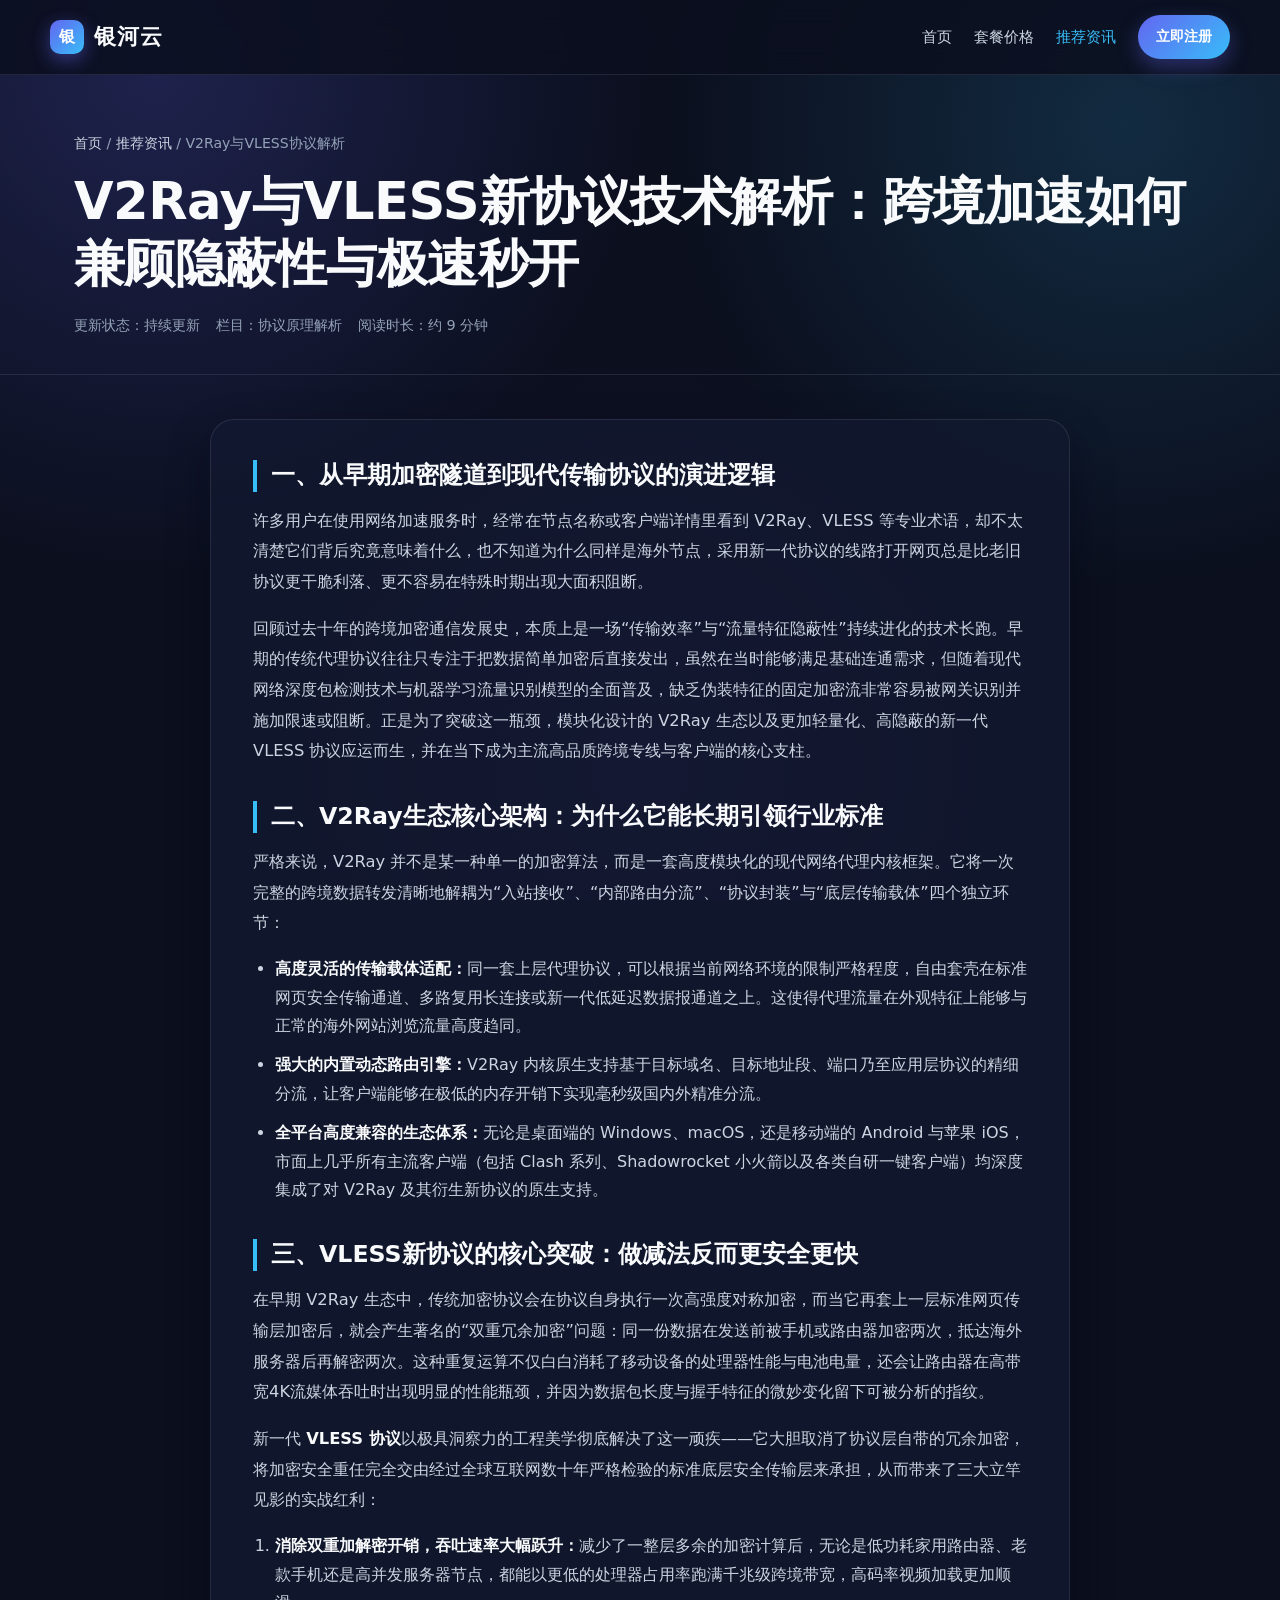
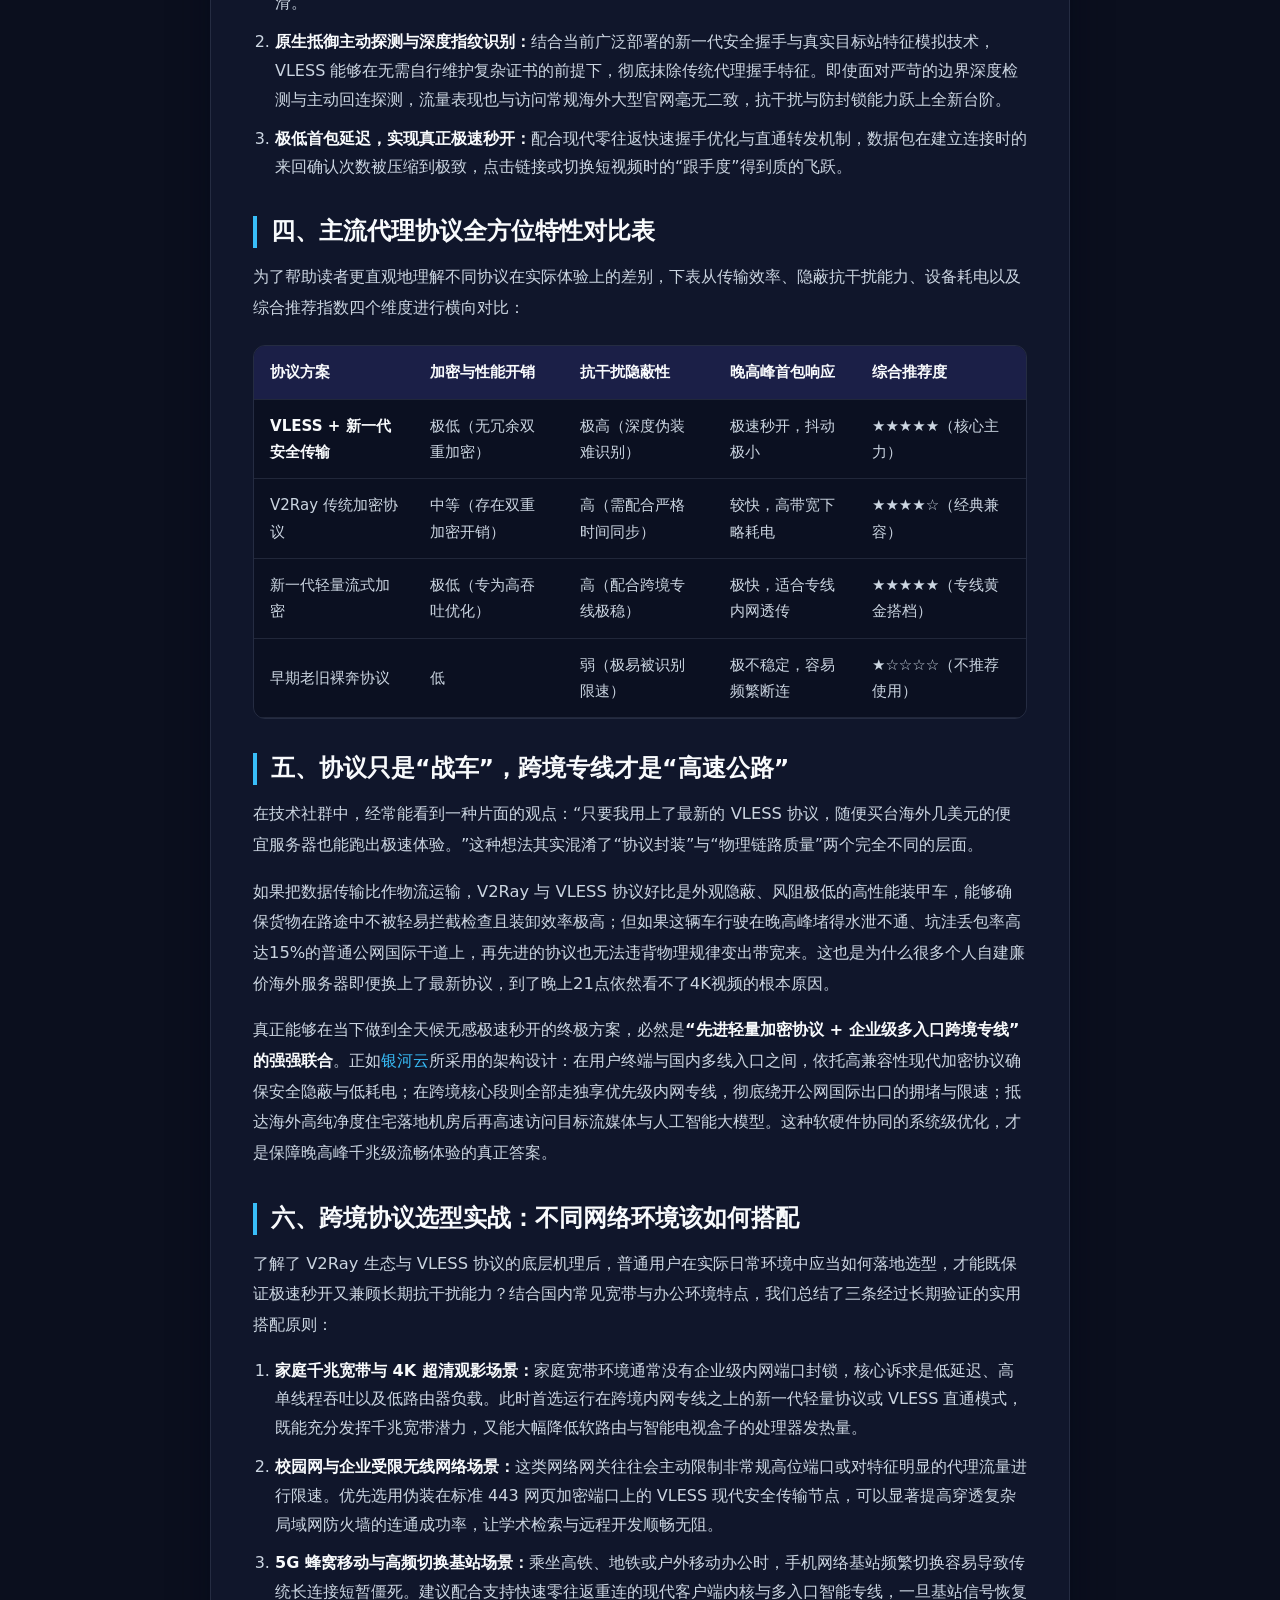
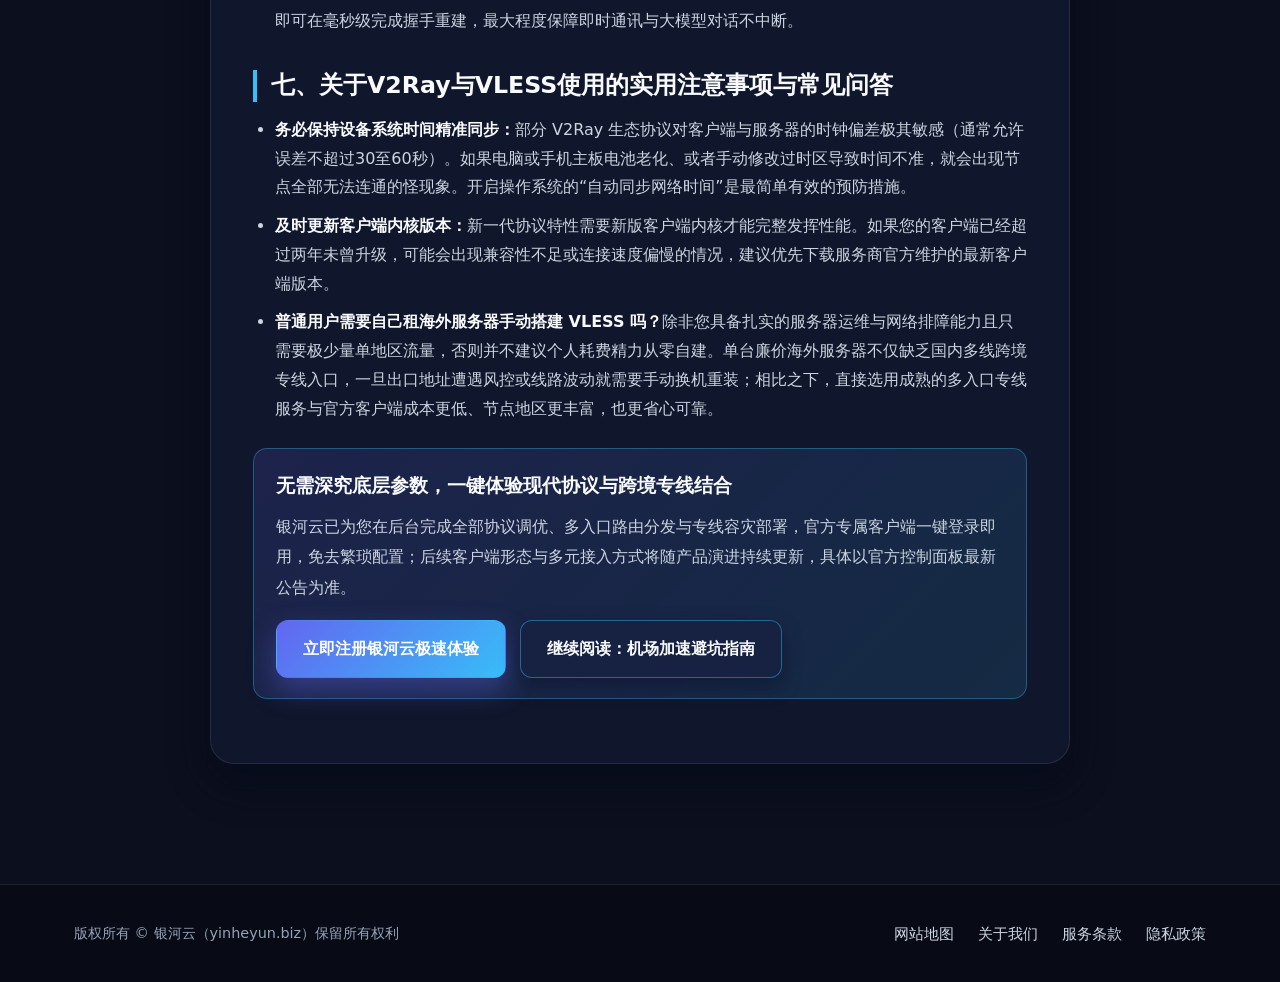
<file: article-biz-05.html>
<!DOCTYPE html>
<html lang="zh-CN">
<head>
  <meta charset="UTF-8">
  <meta name="viewport" content="width=device-width, initial-scale=1.0">
  <title>V2Ray与VLESS新协议技术解析：跨境加速如何兼顾隐蔽性与极速秒开 - 银河云</title>
  <meta name="description" content="深入浅出解析V2Ray生态与VLESS新一代轻量级加密协议的技术原理，全面对比不同传输方案在抗干扰隐蔽性、硬件性能开销与低延迟极速秒开方面的核心差异。">
  <meta name="keywords" content="V2Ray协议解析,VLESS新协议,跨境加速技术,抗干扰隐蔽传输,低延迟协议对比,银河云专线技术">
  <link rel="canonical" href="https://yinheyun.biz/article-biz-05.html">
  <link rel="stylesheet" href="style.css">
</head>
<body>
  <header class="site-header">
    <div class="container header-inner">
      <a class="brand-logo" href="index.html">
        <span class="brand-mark">银</span>
        <span>银河云</span>
      </a>
      <nav class="nav-links" aria-label="主导航">
        <a href="index.html">首页</a>
        <a href="index.html#pricing">套餐价格</a>
        <a href="galaxy-news-7k3m.html" class="nav-highlight">推荐资讯</a>
        <a href="https://cola.flyvaff.com/#/register/?code=ZUwI0gXX" class="nav-cta" rel="nofollow" target="_blank">立即注册</a>
      </nav>
    </div>
  </header>

  <main>
    <section class="page-hero">
      <div class="container">
        <div class="breadcrumb"><a href="index.html">首页</a> / <a href="galaxy-news-7k3m.html">推荐资讯</a> / V2Ray与VLESS协议解析</div>
        <h1 class="hero-title">V2Ray与VLESS新协议技术解析：跨境加速如何兼顾隐蔽性与极速秒开</h1>
        <div class="article-meta">
          <span>更新状态：持续更新</span>
          <span>栏目：协议原理解析</span>
          <span>阅读时长：约 9 分钟</span>
        </div>
      </div>
    </section>

    <section class="article-shell container">
      <article class="article-body">
        <h2>一、从早期加密隧道到现代传输协议的演进逻辑</h2>
        <p>许多用户在使用网络加速服务时，经常在节点名称或客户端详情里看到 V2Ray、VLESS 等专业术语，却不太清楚它们背后究竟意味着什么，也不知道为什么同样是海外节点，采用新一代协议的线路打开网页总是比老旧协议更干脆利落、更不容易在特殊时期出现大面积阻断。</p>
        <p>回顾过去十年的跨境加密通信发展史，本质上是一场“传输效率”与“流量特征隐蔽性”持续进化的技术长跑。早期的传统代理协议往往只专注于把数据简单加密后直接发出，虽然在当时能够满足基础连通需求，但随着现代网络深度包检测技术与机器学习流量识别模型的全面普及，缺乏伪装特征的固定加密流非常容易被网关识别并施加限速或阻断。正是为了突破这一瓶颈，模块化设计的 V2Ray 生态以及更加轻量化、高隐蔽的新一代 VLESS 协议应运而生，并在当下成为主流高品质跨境专线与客户端的核心支柱。</p>

        <h2>二、V2Ray生态核心架构：为什么它能长期引领行业标准</h2>
        <p>严格来说，V2Ray 并不是某一种单一的加密算法，而是一套高度模块化的现代网络代理内核框架。它将一次完整的跨境数据转发清晰地解耦为“入站接收”、“内部路由分流”、“协议封装”与“底层传输载体”四个独立环节：</p>
        <ul>
          <li><strong>高度灵活的传输载体适配：</strong>同一套上层代理协议，可以根据当前网络环境的限制严格程度，自由套壳在标准网页安全传输通道、多路复用长连接或新一代低延迟数据报通道之上。这使得代理流量在外观特征上能够与正常的海外网站浏览流量高度趋同。</li>
          <li><strong>强大的内置动态路由引擎：</strong>V2Ray 内核原生支持基于目标域名、目标地址段、端口乃至应用层协议的精细分流，让客户端能够在极低的内存开销下实现毫秒级国内外精准分流。</li>
          <li><strong>全平台高度兼容的生态体系：</strong>无论是桌面端的 Windows、macOS，还是移动端的 Android 与苹果 iOS，市面上几乎所有主流客户端（包括 Clash 系列、Shadowrocket 小火箭以及各类自研一键客户端）均深度集成了对 V2Ray 及其衍生新协议的原生支持。</li>
        </ul>

        <h2>三、VLESS新协议的核心突破：做减法反而更安全更快</h2>
        <p>在早期 V2Ray 生态中，传统加密协议会在协议自身执行一次高强度对称加密，而当它再套上一层标准网页传输层加密后，就会产生著名的“双重冗余加密”问题：同一份数据在发送前被手机或路由器加密两次，抵达海外服务器后再解密两次。这种重复运算不仅白白消耗了移动设备的处理器性能与电池电量，还会让路由器在高带宽4K流媒体吞吐时出现明显的性能瓶颈，并因为数据包长度与握手特征的微妙变化留下可被分析的指纹。</p>
        <p>新一代 <strong>VLESS 协议</strong>以极具洞察力的工程美学彻底解决了这一顽疾——它大胆取消了协议层自带的冗余加密，将加密安全重任完全交由经过全球互联网数十年严格检验的标准底层安全传输层来承担，从而带来了三大立竿见影的实战红利：</p>
        <ol>
          <li><strong>消除双重加解密开销，吞吐速率大幅跃升：</strong>减少了一整层多余的加密计算后，无论是低功耗家用路由器、老款手机还是高并发服务器节点，都能以更低的处理器占用率跑满千兆级跨境带宽，高码率视频加载更加顺滑。</li>
          <li><strong>原生抵御主动探测与深度指纹识别：</strong>结合当前广泛部署的新一代安全握手与真实目标站特征模拟技术，VLESS 能够在无需自行维护复杂证书的前提下，彻底抹除传统代理握手特征。即使面对严苛的边界深度检测与主动回连探测，流量表现也与访问常规海外大型官网毫无二致，抗干扰与防封锁能力跃上全新台阶。</li>
          <li><strong>极低首包延迟，实现真正极速秒开：</strong>配合现代零往返快速握手优化与直通转发机制，数据包在建立连接时的来回确认次数被压缩到极致，点击链接或切换短视频时的“跟手度”得到质的飞跃。</li>
        </ol>

        <h2>四、主流代理协议全方位特性对比表</h2>
        <p>为了帮助读者更直观地理解不同协议在实际体验上的差别，下表从传输效率、隐蔽抗干扰能力、设备耗电以及综合推荐指数四个维度进行横向对比：</p>
        <div class="data-table-wrap">
          <table class="data-table">
            <thead>
              <tr>
                <th>协议方案</th>
                <th>加密与性能开销</th>
                <th>抗干扰隐蔽性</th>
                <th>晚高峰首包响应</th>
                <th>综合推荐度</th>
              </tr>
            </thead>
            <tbody>
              <tr>
                <td><strong>VLESS + 新一代安全传输</strong></td>
                <td>极低（无冗余双重加密）</td>
                <td>极高（深度伪装难识别）</td>
                <td>极速秒开，抖动极小</td>
                <td>★★★★★（核心主力）</td>
              </tr>
              <tr>
                <td>V2Ray 传统加密协议</td>
                <td>中等（存在双重加密开销）</td>
                <td>高（需配合严格时间同步）</td>
                <td>较快，高带宽下略耗电</td>
                <td>★★★★☆（经典兼容）</td>
              </tr>
              <tr>
                <td>新一代轻量流式加密</td>
                <td>极低（专为高吞吐优化）</td>
                <td>高（配合跨境专线极稳）</td>
                <td>极快，适合专线内网透传</td>
                <td>★★★★★（专线黄金搭档）</td>
              </tr>
              <tr>
                <td>早期老旧裸奔协议</td>
                <td>低</td>
                <td>弱（极易被识别限速）</td>
                <td>极不稳定，容易频繁断连</td>
                <td>★☆☆☆☆（不推荐使用）</td>
              </tr>
            </tbody>
          </table>
        </div>

        <h2>五、协议只是“战车”，跨境专线才是“高速公路”</h2>
        <p>在技术社群中，经常能看到一种片面的观点：“只要我用上了最新的 VLESS 协议，随便买台海外几美元的便宜服务器也能跑出极速体验。”这种想法其实混淆了“协议封装”与“物理链路质量”两个完全不同的层面。</p>
        <p>如果把数据传输比作物流运输，V2Ray 与 VLESS 协议好比是外观隐蔽、风阻极低的高性能装甲车，能够确保货物在路途中不被轻易拦截检查且装卸效率极高；但如果这辆车行驶在晚高峰堵得水泄不通、坑洼丢包率高达15%的普通公网国际干道上，再先进的协议也无法违背物理规律变出带宽来。这也是为什么很多个人自建廉价海外服务器即便换上了最新协议，到了晚上21点依然看不了4K视频的根本原因。</p>
        <p>真正能够在当下做到全天候无感极速秒开的终极方案，必然是<strong>“先进轻量加密协议 + 企业级多入口跨境专线”的强强联合</strong>。正如<a href="https://yinheyun.biz/">银河云</a>所采用的架构设计：在用户终端与国内多线入口之间，依托高兼容性现代加密协议确保安全隐蔽与低耗电；在跨境核心段则全部走独享优先级内网专线，彻底绕开公网国际出口的拥堵与限速；抵达海外高纯净度住宅落地机房后再高速访问目标流媒体与人工智能大模型。这种软硬件协同的系统级优化，才是保障晚高峰千兆级流畅体验的真正答案。</p>

        <h2>六、跨境协议选型实战：不同网络环境该如何搭配</h2>
        <p>了解了 V2Ray 生态与 VLESS 协议的底层机理后，普通用户在实际日常环境中应当如何落地选型，才能既保证极速秒开又兼顾长期抗干扰能力？结合国内常见宽带与办公环境特点，我们总结了三条经过长期验证的实用搭配原则：</p>
        <ol>
          <li><strong>家庭千兆宽带与 4K 超清观影场景：</strong>家庭宽带环境通常没有企业级内网端口封锁，核心诉求是低延迟、高单线程吞吐以及低路由器负载。此时首选运行在跨境内网专线之上的新一代轻量协议或 VLESS 直通模式，既能充分发挥千兆宽带潜力，又能大幅降低软路由与智能电视盒子的处理器发热量。</li>
          <li><strong>校园网与企业受限无线网络场景：</strong>这类网络网关往往会主动限制非常规高位端口或对特征明显的代理流量进行限速。优先选用伪装在标准 443 网页加密端口上的 VLESS 现代安全传输节点，可以显著提高穿透复杂局域网防火墙的连通成功率，让学术检索与远程开发顺畅无阻。</li>
          <li><strong>5G 蜂窝移动与高频切换基站场景：</strong>乘坐高铁、地铁或户外移动办公时，手机网络基站频繁切换容易导致传统长连接短暂僵死。建议配合支持快速零往返重连的现代客户端内核与多入口智能专线，一旦基站信号恢复即可在毫秒级完成握手重建，最大程度保障即时通讯与大模型对话不中断。</li>
        </ol>

        <h2>七、关于V2Ray与VLESS使用的实用注意事项与常见问答</h2>
        <ul>
          <li><strong>务必保持设备系统时间精准同步：</strong>部分 V2Ray 生态协议对客户端与服务器的时钟偏差极其敏感（通常允许误差不超过30至60秒）。如果电脑或手机主板电池老化、或者手动修改过时区导致时间不准，就会出现节点全部无法连通的怪现象。开启操作系统的“自动同步网络时间”是最简单有效的预防措施。</li>
          <li><strong>及时更新客户端内核版本：</strong>新一代协议特性需要新版客户端内核才能完整发挥性能。如果您的客户端已经超过两年未曾升级，可能会出现兼容性不足或连接速度偏慢的情况，建议优先下载服务商官方维护的最新客户端版本。</li>
          <li><strong>普通用户需要自己租海外服务器手动搭建 VLESS 吗？</strong>除非您具备扎实的服务器运维与网络排障能力且只需要极少量单地区流量，否则并不建议个人耗费精力从零自建。单台廉价海外服务器不仅缺乏国内多线跨境专线入口，一旦出口地址遭遇风控或线路波动就需要手动换机重装；相比之下，直接选用成熟的多入口专线服务与官方客户端成本更低、节点地区更丰富，也更省心可靠。</li>
        </ul>

        <div class="callout-box">
          <h3>无需深究底层参数，一键体验现代协议与跨境专线结合</h3>
          <p>银河云已为您在后台完成全部协议调优、多入口路由分发与专线容灾部署，官方专属客户端一键登录即用，免去繁琐配置；后续客户端形态与多元接入方式将随产品演进持续更新，具体以官方控制面板最新公告为准。</p>
          <div class="btn-group">
            <a href="https://cola.flyvaff.com/#/register/?code=ZUwI0gXX" class="btn btn-primary" rel="nofollow" target="_blank">立即注册银河云极速体验</a>
            <a href="article-biz-06.html" class="btn btn-secondary">继续阅读：机场加速避坑指南</a>
          </div>
        </div>
      </article>
    </section>
  </main>

  <footer class="site-footer">
    <div class="container footer-inner">
      <p class="footer-copy">版权所有 © 银河云（yinheyun.biz）保留所有权利</p>
      <nav class="footer-links" aria-label="页脚导航">
        <a href="sitemap.html" target="_blank">网站地图</a>
        <a href="about.html" target="_blank">关于我们</a>
        <a href="terms.html" target="_blank">服务条款</a>
        <a href="privacy.html" target="_blank">隐私政策</a>
      </nav>
    </div>
  </footer>
</body>
</html>
</file>
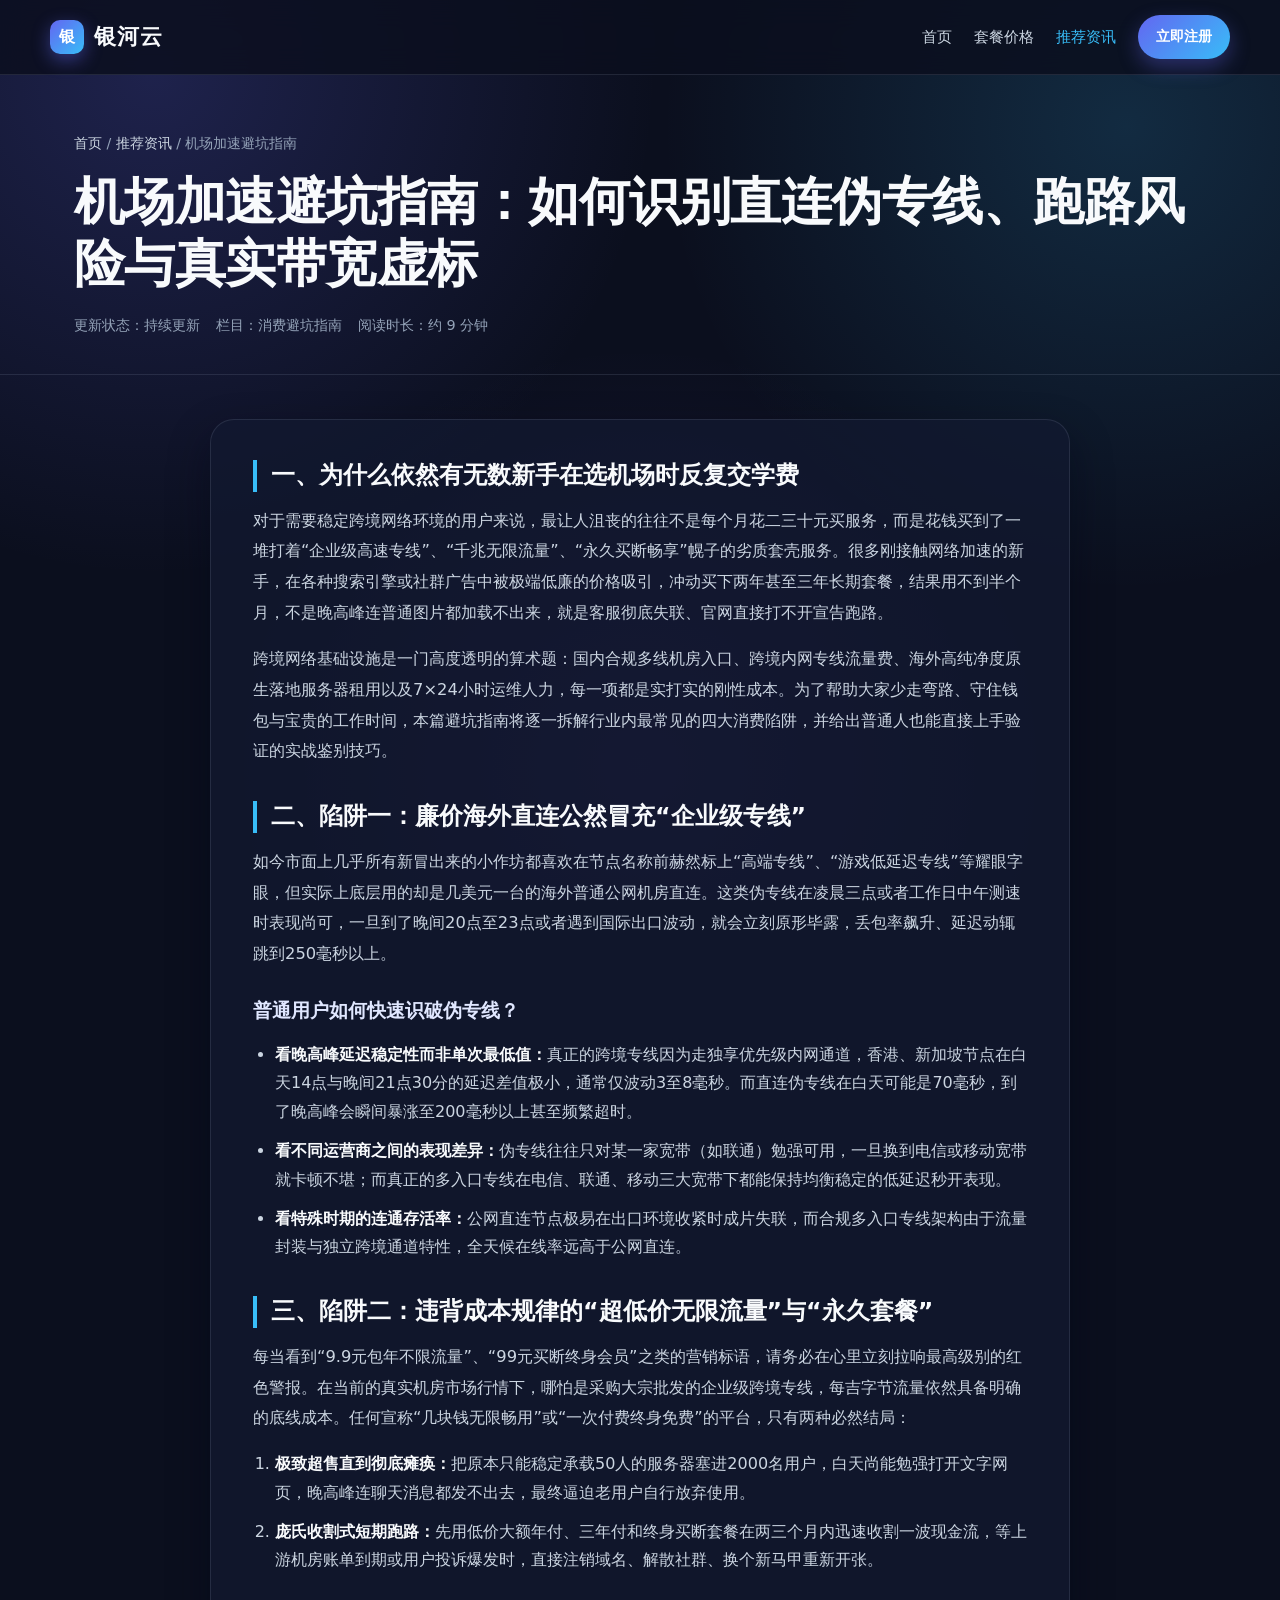
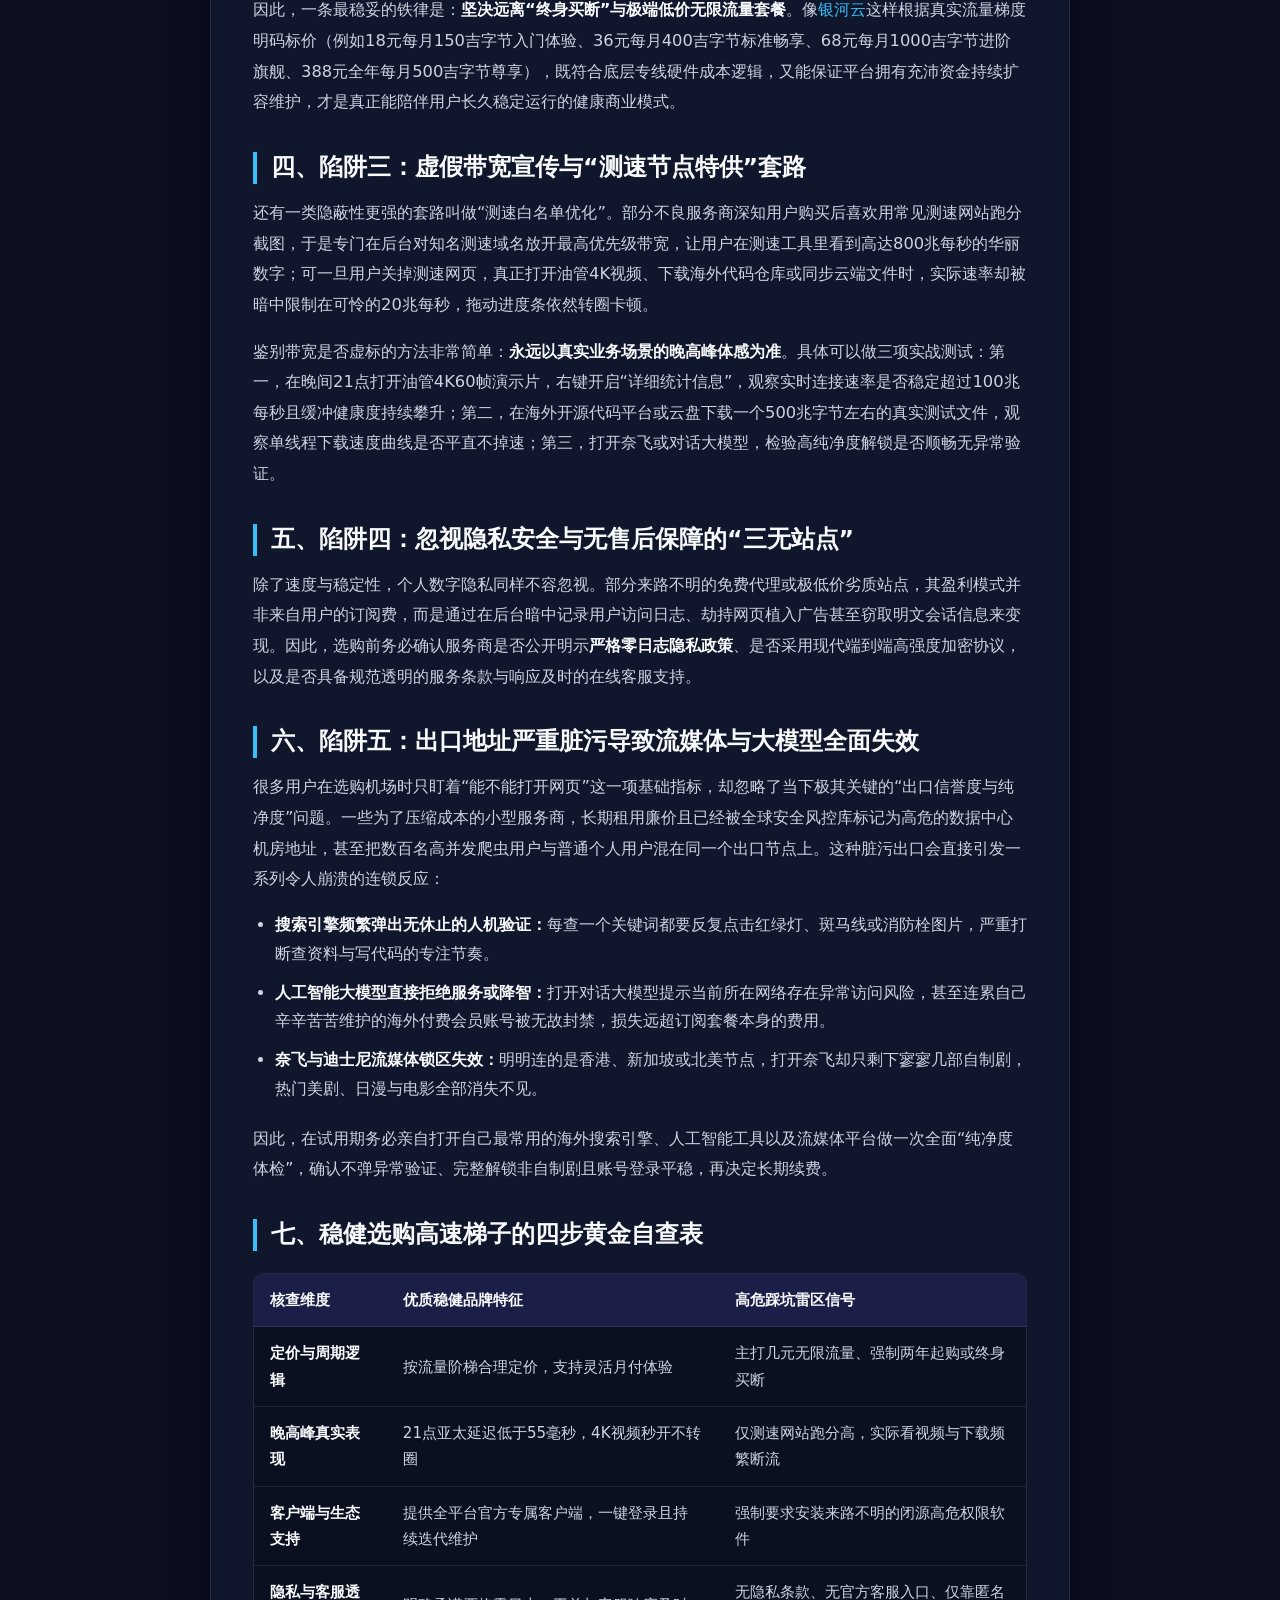
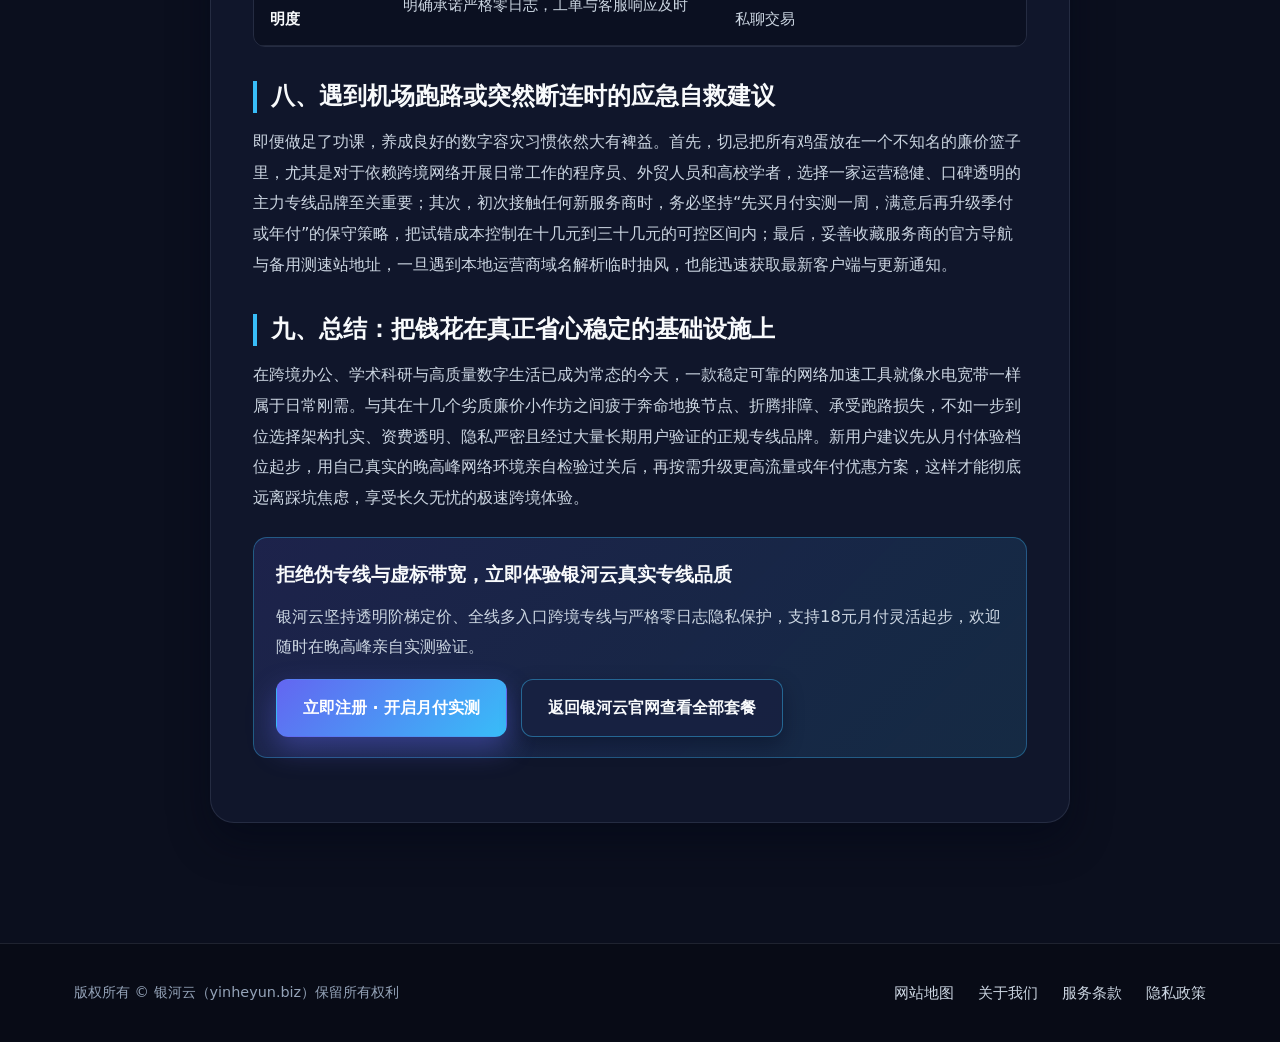
<file: article-biz-06.html>
<!DOCTYPE html>
<html lang="zh-CN">
<head>
  <meta charset="UTF-8">
  <meta name="viewport" content="width=device-width, initial-scale=1.0">
  <title>机场加速避坑指南：如何识别直连伪专线、跑路风险与真实带宽虚标 - 银河云</title>
  <meta name="description" content="实用机场防坑避雷手册，深度揭秘市面上直连冒充专线、低价不限流量跑路套路与高峰期带宽虚标等常见陷阱，教你四招快速鉴别真正稳健的跨境网络加速服务。">
  <meta name="keywords" content="机场避坑指南,识别伪专线,机场跑路风险,带宽虚标鉴别,安全选机场,银河云口碑">
  <link rel="canonical" href="https://yinheyun.biz/article-biz-06.html">
  <link rel="stylesheet" href="style.css">
</head>
<body>
  <header class="site-header">
    <div class="container header-inner">
      <a class="brand-logo" href="index.html">
        <span class="brand-mark">银</span>
        <span>银河云</span>
      </a>
      <nav class="nav-links" aria-label="主导航">
        <a href="index.html">首页</a>
        <a href="index.html#pricing">套餐价格</a>
        <a href="galaxy-news-7k3m.html" class="nav-highlight">推荐资讯</a>
        <a href="https://cola.flyvaff.com/#/register/?code=ZUwI0gXX" class="nav-cta" rel="nofollow" target="_blank">立即注册</a>
      </nav>
    </div>
  </header>

  <main>
    <section class="page-hero">
      <div class="container">
        <div class="breadcrumb"><a href="index.html">首页</a> / <a href="galaxy-news-7k3m.html">推荐资讯</a> / 机场加速避坑指南</div>
        <h1 class="hero-title">机场加速避坑指南：如何识别直连伪专线、跑路风险与真实带宽虚标</h1>
        <div class="article-meta">
          <span>更新状态：持续更新</span>
          <span>栏目：消费避坑指南</span>
          <span>阅读时长：约 9 分钟</span>
        </div>
      </div>
    </section>

    <section class="article-shell container">
      <article class="article-body">
        <h2>一、为什么依然有无数新手在选机场时反复交学费</h2>
        <p>对于需要稳定跨境网络环境的用户来说，最让人沮丧的往往不是每个月花二三十元买服务，而是花钱买到了一堆打着“企业级高速专线”、“千兆无限流量”、“永久买断畅享”幌子的劣质套壳服务。很多刚接触网络加速的新手，在各种搜索引擎或社群广告中被极端低廉的价格吸引，冲动买下两年甚至三年长期套餐，结果用不到半个月，不是晚高峰连普通图片都加载不出来，就是客服彻底失联、官网直接打不开宣告跑路。</p>
        <p>跨境网络基础设施是一门高度透明的算术题：国内合规多线机房入口、跨境内网专线流量费、海外高纯净度原生落地服务器租用以及7×24小时运维人力，每一项都是实打实的刚性成本。为了帮助大家少走弯路、守住钱包与宝贵的工作时间，本篇避坑指南将逐一拆解行业内最常见的四大消费陷阱，并给出普通人也能直接上手验证的实战鉴别技巧。</p>

        <h2>二、陷阱一：廉价海外直连公然冒充“企业级专线”</h2>
        <p>如今市面上几乎所有新冒出来的小作坊都喜欢在节点名称前赫然标上“高端专线”、“游戏低延迟专线”等耀眼字眼，但实际上底层用的却是几美元一台的海外普通公网机房直连。这类伪专线在凌晨三点或者工作日中午测速时表现尚可，一旦到了晚间20点至23点或者遇到国际出口波动，就会立刻原形毕露，丢包率飙升、延迟动辄跳到250毫秒以上。</p>
        <h3>普通用户如何快速识破伪专线？</h3>
        <ul>
          <li><strong>看晚高峰延迟稳定性而非单次最低值：</strong>真正的跨境专线因为走独享优先级内网通道，香港、新加坡节点在白天14点与晚间21点30分的延迟差值极小，通常仅波动3至8毫秒。而直连伪专线在白天可能是70毫秒，到了晚高峰会瞬间暴涨至200毫秒以上甚至频繁超时。</li>
          <li><strong>看不同运营商之间的表现差异：</strong>伪专线往往只对某一家宽带（如联通）勉强可用，一旦换到电信或移动宽带就卡顿不堪；而真正的多入口专线在电信、联通、移动三大宽带下都能保持均衡稳定的低延迟秒开表现。</li>
          <li><strong>看特殊时期的连通存活率：</strong>公网直连节点极易在出口环境收紧时成片失联，而合规多入口专线架构由于流量封装与独立跨境通道特性，全天候在线率远高于公网直连。</li>
        </ul>

        <h2>三、陷阱二：违背成本规律的“超低价无限流量”与“永久套餐”</h2>
        <p>每当看到“9.9元包年不限流量”、“99元买断终身会员”之类的营销标语，请务必在心里立刻拉响最高级别的红色警报。在当前的真实机房市场行情下，哪怕是采购大宗批发的企业级跨境专线，每吉字节流量依然具备明确的底线成本。任何宣称“几块钱无限畅用”或“一次付费终身免费”的平台，只有两种必然结局：</p>
        <ol>
          <li><strong>极致超售直到彻底瘫痪：</strong>把原本只能稳定承载50人的服务器塞进2000名用户，白天尚能勉强打开文字网页，晚高峰连聊天消息都发不出去，最终逼迫老用户自行放弃使用。</li>
          <li><strong>庞氏收割式短期跑路：</strong>先用低价大额年付、三年付和终身买断套餐在两三个月内迅速收割一波现金流，等上游机房账单到期或用户投诉爆发时，直接注销域名、解散社群、换个新马甲重新开张。</li>
        </ol>
        <p>因此，一条最稳妥的铁律是：<strong>坚决远离“终身买断”与极端低价无限流量套餐</strong>。像<a href="https://yinheyun.biz/">银河云</a>这样根据真实流量梯度明码标价（例如18元每月150吉字节入门体验、36元每月400吉字节标准畅享、68元每月1000吉字节进阶旗舰、388元全年每月500吉字节尊享），既符合底层专线硬件成本逻辑，又能保证平台拥有充沛资金持续扩容维护，才是真正能陪伴用户长久稳定运行的健康商业模式。</p>

        <h2>四、陷阱三：虚假带宽宣传与“测速节点特供”套路</h2>
        <p>还有一类隐蔽性更强的套路叫做“测速白名单优化”。部分不良服务商深知用户购买后喜欢用常见测速网站跑分截图，于是专门在后台对知名测速域名放开最高优先级带宽，让用户在测速工具里看到高达800兆每秒的华丽数字；可一旦用户关掉测速网页，真正打开油管4K视频、下载海外代码仓库或同步云端文件时，实际速率却被暗中限制在可怜的20兆每秒，拖动进度条依然转圈卡顿。</p>
        <p>鉴别带宽是否虚标的方法非常简单：<strong>永远以真实业务场景的晚高峰体感为准</strong>。具体可以做三项实战测试：第一，在晚间21点打开油管4K60帧演示片，右键开启“详细统计信息”，观察实时连接速率是否稳定超过100兆每秒且缓冲健康度持续攀升；第二，在海外开源代码平台或云盘下载一个500兆字节左右的真实测试文件，观察单线程下载速度曲线是否平直不掉速；第三，打开奈飞或对话大模型，检验高纯净度解锁是否顺畅无异常验证。</p>

        <h2>五、陷阱四：忽视隐私安全与无售后保障的“三无站点”</h2>
        <p>除了速度与稳定性，个人数字隐私同样不容忽视。部分来路不明的免费代理或极低价劣质站点，其盈利模式并非来自用户的订阅费，而是通过在后台暗中记录用户访问日志、劫持网页植入广告甚至窃取明文会话信息来变现。因此，选购前务必确认服务商是否公开明示<strong>严格零日志隐私政策</strong>、是否采用现代端到端高强度加密协议，以及是否具备规范透明的服务条款与响应及时的在线客服支持。</p>

        <h2>六、陷阱五：出口地址严重脏污导致流媒体与大模型全面失效</h2>
        <p>很多用户在选购机场时只盯着“能不能打开网页”这一项基础指标，却忽略了当下极其关键的“出口信誉度与纯净度”问题。一些为了压缩成本的小型服务商，长期租用廉价且已经被全球安全风控库标记为高危的数据中心机房地址，甚至把数百名高并发爬虫用户与普通个人用户混在同一个出口节点上。这种脏污出口会直接引发一系列令人崩溃的连锁反应：</p>
        <ul>
          <li><strong>搜索引擎频繁弹出无休止的人机验证：</strong>每查一个关键词都要反复点击红绿灯、斑马线或消防栓图片，严重打断查资料与写代码的专注节奏。</li>
          <li><strong>人工智能大模型直接拒绝服务或降智：</strong>打开对话大模型提示当前所在网络存在异常访问风险，甚至连累自己辛辛苦苦维护的海外付费会员账号被无故封禁，损失远超订阅套餐本身的费用。</li>
          <li><strong>奈飞与迪士尼流媒体锁区失效：</strong>明明连的是香港、新加坡或北美节点，打开奈飞却只剩下寥寥几部自制剧，热门美剧、日漫与电影全部消失不见。</li>
        </ul>
        <p>因此，在试用期务必亲自打开自己最常用的海外搜索引擎、人工智能工具以及流媒体平台做一次全面“纯净度体检”，确认不弹异常验证、完整解锁非自制剧且账号登录平稳，再决定长期续费。</p>

        <h2>七、稳健选购高速梯子的四步黄金自查表</h2>
        <div class="data-table-wrap">
          <table class="data-table">
            <thead>
              <tr>
                <th>核查维度</th>
                <th>优质稳健品牌特征</th>
                <th>高危踩坑雷区信号</th>
              </tr>
            </thead>
            <tbody>
              <tr>
                <td><strong>定价与周期逻辑</strong></td>
                <td>按流量阶梯合理定价，支持灵活月付体验</td>
                <td>主打几元无限流量、强制两年起购或终身买断</td>
              </tr>
              <tr>
                <td><strong>晚高峰真实表现</strong></td>
                <td>21点亚太延迟低于55毫秒，4K视频秒开不转圈</td>
                <td>仅测速网站跑分高，实际看视频与下载频繁断流</td>
              </tr>
              <tr>
                <td><strong>客户端与生态支持</strong></td>
                <td>提供全平台官方专属客户端，一键登录且持续迭代维护</td>
                <td>强制要求安装来路不明的闭源高危权限软件</td>
              </tr>
              <tr>
                <td><strong>隐私与客服透明度</strong></td>
                <td>明确承诺严格零日志，工单与客服响应及时</td>
                <td>无隐私条款、无官方客服入口、仅靠匿名私聊交易</td>
              </tr>
            </tbody>
          </table>
        </div>

        <h2>八、遇到机场跑路或突然断连时的应急自救建议</h2>
        <p>即便做足了功课，养成良好的数字容灾习惯依然大有裨益。首先，切忌把所有鸡蛋放在一个不知名的廉价篮子里，尤其是对于依赖跨境网络开展日常工作的程序员、外贸人员和高校学者，选择一家运营稳健、口碑透明的主力专线品牌至关重要；其次，初次接触任何新服务商时，务必坚持“先买月付实测一周，满意后再升级季付或年付”的保守策略，把试错成本控制在十几元到三十几元的可控区间内；最后，妥善收藏服务商的官方导航与备用测速站地址，一旦遇到本地运营商域名解析临时抽风，也能迅速获取最新客户端与更新通知。</p>

        <h2>九、总结：把钱花在真正省心稳定的基础设施上</h2>
        <p>在跨境办公、学术科研与高质量数字生活已成为常态的今天，一款稳定可靠的网络加速工具就像水电宽带一样属于日常刚需。与其在十几个劣质廉价小作坊之间疲于奔命地换节点、折腾排障、承受跑路损失，不如一步到位选择架构扎实、资费透明、隐私严密且经过大量长期用户验证的正规专线品牌。新用户建议先从月付体验档位起步，用自己真实的晚高峰网络环境亲自检验过关后，再按需升级更高流量或年付优惠方案，这样才能彻底远离踩坑焦虑，享受长久无忧的极速跨境体验。</p>

        <div class="callout-box">
          <h3>拒绝伪专线与虚标带宽，立即体验银河云真实专线品质</h3>
          <p>银河云坚持透明阶梯定价、全线多入口跨境专线与严格零日志隐私保护，支持18元月付灵活起步，欢迎随时在晚高峰亲自实测验证。</p>
          <div class="btn-group">
            <a href="https://cola.flyvaff.com/#/register/?code=ZUwI0gXX" class="btn btn-primary" rel="nofollow" target="_blank">立即注册 · 开启月付实测</a>
            <a href="index.html" class="btn btn-secondary">返回银河云官网查看全部套餐</a>
          </div>
        </div>
      </article>
    </section>
  </main>

  <footer class="site-footer">
    <div class="container footer-inner">
      <p class="footer-copy">版权所有 © 银河云（yinheyun.biz）保留所有权利</p>
      <nav class="footer-links" aria-label="页脚导航">
        <a href="sitemap.html" target="_blank">网站地图</a>
        <a href="about.html" target="_blank">关于我们</a>
        <a href="terms.html" target="_blank">服务条款</a>
        <a href="privacy.html" target="_blank">隐私政策</a>
      </nav>
    </div>
  </footer>
</body>
</html>
</file>
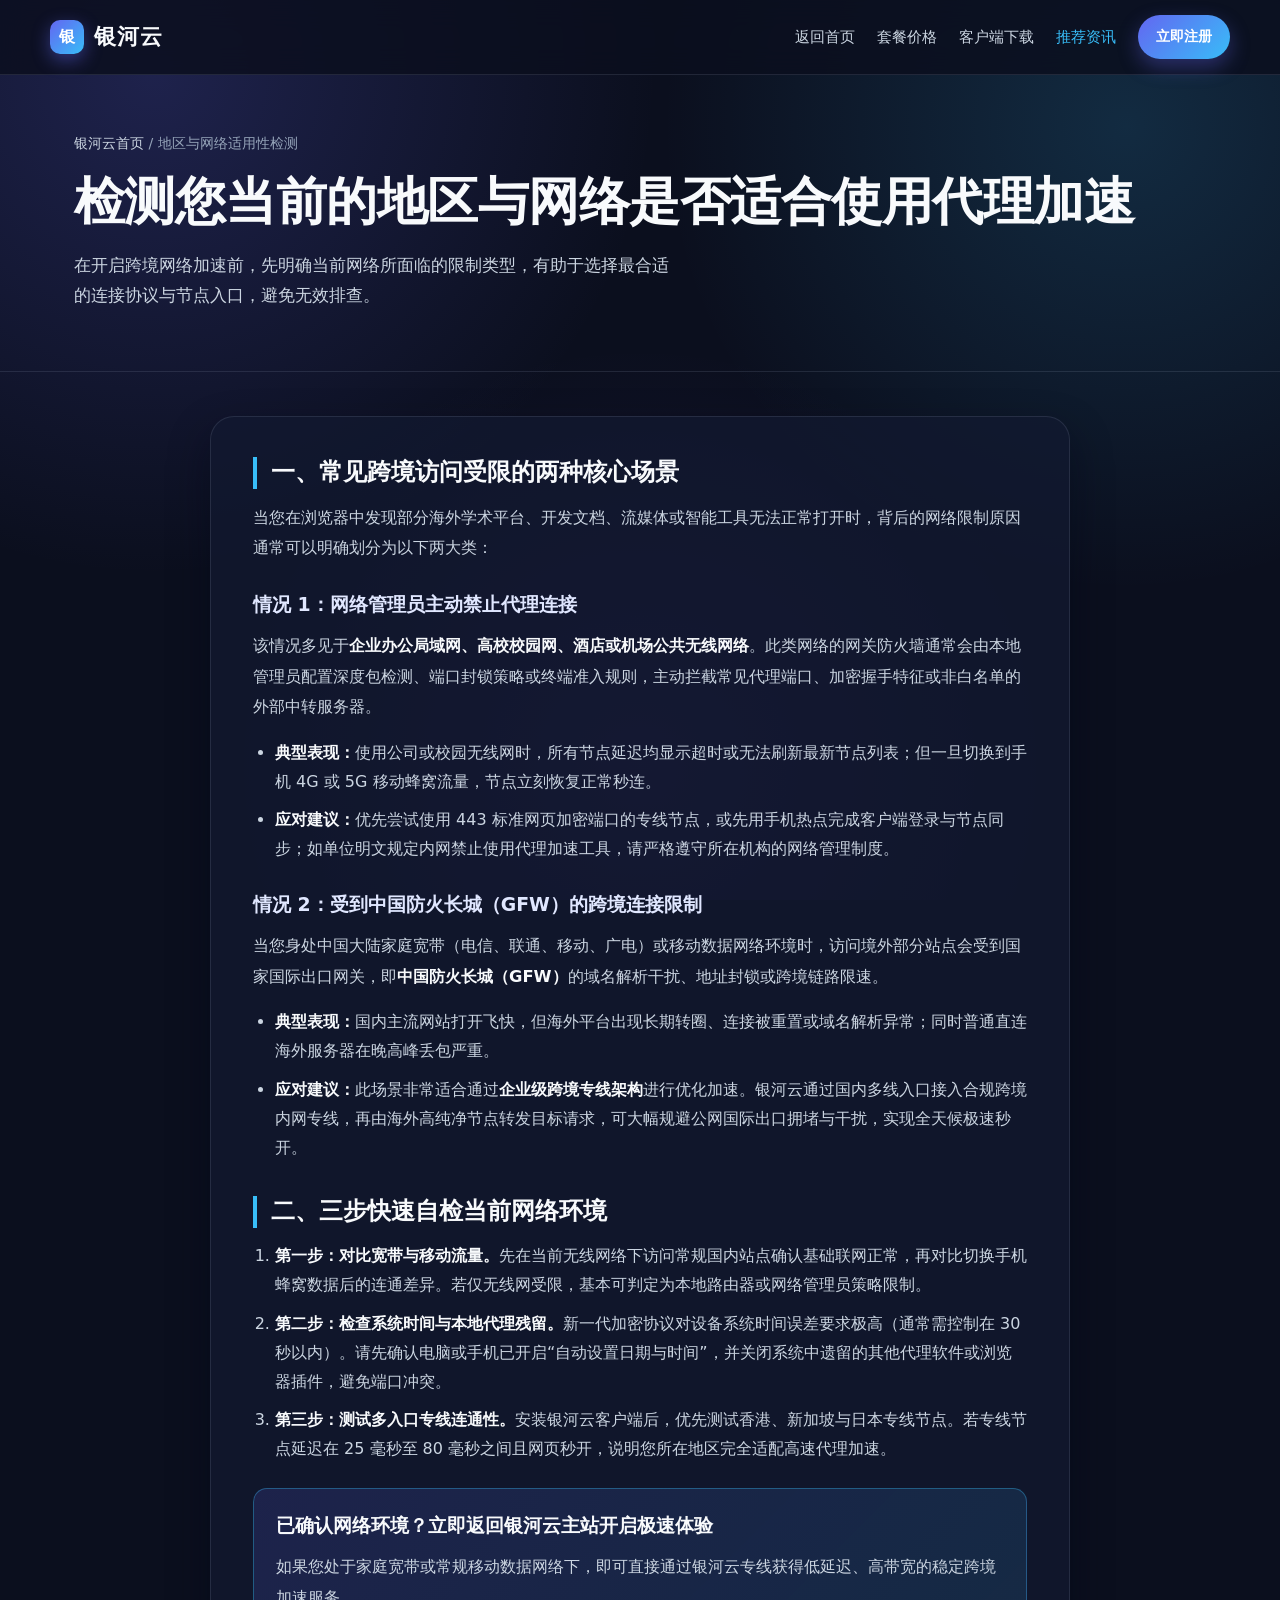
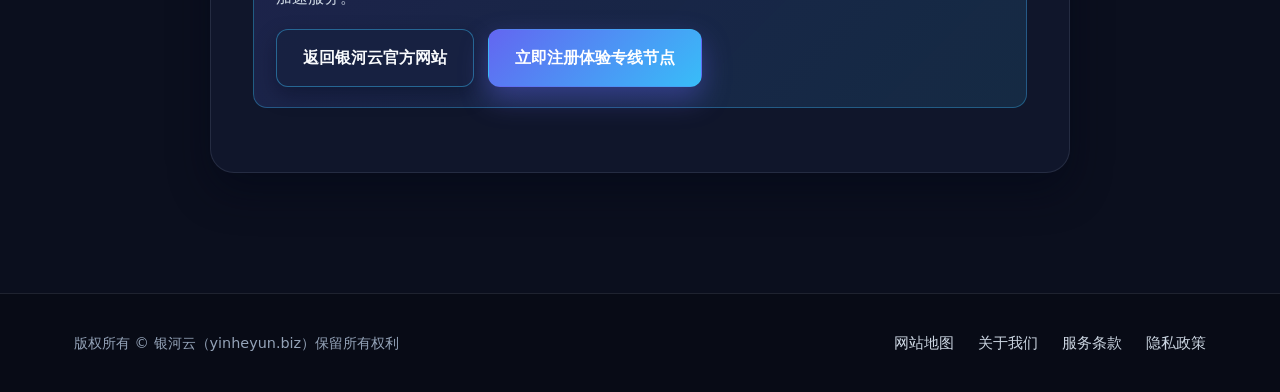
<file: check.html>
<!DOCTYPE html>
<html lang="zh-CN">
<head>
  <meta charset="UTF-8">
  <meta name="viewport" content="width=device-width, initial-scale=1.0">
  <title>地区与网络环境代理适用性检测指南 - 银河云官方检测说明</title>
  <meta name="description" content="快速判断您当前所在地区与网络环境是否适合使用代理加速服务，详细解析网络管理员禁止代理连接与中国防火长城（GFW）跨境限制两种情况的排查方法。">
  <meta name="keywords" content="代理环境检测,网络限制排查,GFW跨境限制,企业防火墙代理禁止,银河云连通性检测">
  <link rel="canonical" href="https://yinheyun.biz/check.html">
  <link rel="stylesheet" href="style.css">
</head>
<body>
  <header class="site-header">
    <div class="container header-inner">
      <a class="brand-logo" href="index.html">
        <span class="brand-mark">银</span>
        <span>银河云</span>
      </a>
      <nav class="nav-links" aria-label="主导航">
        <a href="index.html">返回首页</a>
        <a href="index.html#pricing">套餐价格</a>
        <a href="index.html#downloads">客户端下载</a>
        <a href="galaxy-news-7k3m.html" class="nav-highlight">推荐资讯</a>
        <a href="https://cola.flyvaff.com/#/register/?code=ZUwI0gXX" class="nav-cta" rel="nofollow" target="_blank">立即注册</a>
      </nav>
    </div>
  </header>

  <main>
    <section class="page-hero">
      <div class="container">
        <div class="breadcrumb"><a href="https://yinheyun.biz/">银河云首页</a> / 地区与网络适用性检测</div>
        <h1 class="hero-title">检测您当前的地区与网络是否适合使用代理加速</h1>
        <p class="hero-desc">在开启跨境网络加速前，先明确当前网络所面临的限制类型，有助于选择最合适的连接协议与节点入口，避免无效排查。</p>
      </div>
    </section>

    <section class="article-shell container">
      <article class="article-body">
        <h2>一、常见跨境访问受限的两种核心场景</h2>
        <p>当您在浏览器中发现部分海外学术平台、开发文档、流媒体或智能工具无法正常打开时，背后的网络限制原因通常可以明确划分为以下两大类：</p>

        <h3>情况 1：网络管理员主动禁止代理连接</h3>
        <p>该情况多见于<strong>企业办公局域网、高校校园网、酒店或机场公共无线网络</strong>。此类网络的网关防火墙通常会由本地管理员配置深度包检测、端口封锁策略或终端准入规则，主动拦截常见代理端口、加密握手特征或非白名单的外部中转服务器。</p>
        <ul>
          <li><strong>典型表现：</strong>使用公司或校园无线网时，所有节点延迟均显示超时或无法刷新最新节点列表；但一旦切换到手机 4G 或 5G 移动蜂窝流量，节点立刻恢复正常秒连。</li>
          <li><strong>应对建议：</strong>优先尝试使用 443 标准网页加密端口的专线节点，或先用手机热点完成客户端登录与节点同步；如单位明文规定内网禁止使用代理加速工具，请严格遵守所在机构的网络管理制度。</li>
        </ul>

        <h3>情况 2：受到中国防火长城（GFW）的跨境连接限制</h3>
        <p>当您身处中国大陆家庭宽带（电信、联通、移动、广电）或移动数据网络环境时，访问境外部分站点会受到国家国际出口网关，即<strong>中国防火长城（GFW）</strong>的域名解析干扰、地址封锁或跨境链路限速。</p>
        <ul>
          <li><strong>典型表现：</strong>国内主流网站打开飞快，但海外平台出现长期转圈、连接被重置或域名解析异常；同时普通直连海外服务器在晚高峰丢包严重。</li>
          <li><strong>应对建议：</strong>此场景非常适合通过<strong>企业级跨境专线架构</strong>进行优化加速。银河云通过国内多线入口接入合规跨境内网专线，再由海外高纯净节点转发目标请求，可大幅规避公网国际出口拥堵与干扰，实现全天候极速秒开。</li>
        </ul>

        <h2>二、三步快速自检当前网络环境</h2>
        <ol>
          <li><strong>第一步：对比宽带与移动流量。</strong>先在当前无线网络下访问常规国内站点确认基础联网正常，再对比切换手机蜂窝数据后的连通差异。若仅无线网受限，基本可判定为本地路由器或网络管理员策略限制。</li>
          <li><strong>第二步：检查系统时间与本地代理残留。</strong>新一代加密协议对设备系统时间误差要求极高（通常需控制在 30 秒以内）。请先确认电脑或手机已开启“自动设置日期与时间”，并关闭系统中遗留的其他代理软件或浏览器插件，避免端口冲突。</li>
          <li><strong>第三步：测试多入口专线连通性。</strong>安装银河云客户端后，优先测试香港、新加坡与日本专线节点。若专线节点延迟在 25 毫秒至 80 毫秒之间且网页秒开，说明您所在地区完全适配高速代理加速。</li>
        </ol>

        <div class="callout-box">
          <h3>已确认网络环境？立即返回银河云主站开启极速体验</h3>
          <p>如果您处于家庭宽带或常规移动数据网络下，即可直接通过银河云专线获得低延迟、高带宽的稳定跨境加速服务。</p>
          <div class="btn-group">
            <a href="https://yinheyun.biz/" class="btn btn-secondary">返回银河云官方网站</a>
            <a href="https://cola.flyvaff.com/#/register/?code=ZUwI0gXX" class="btn btn-primary" rel="nofollow" target="_blank">立即注册体验专线节点</a>
          </div>
        </div>
      </article>
    </section>
  </main>

  <footer class="site-footer">
    <div class="container footer-inner">
      <p class="footer-copy">版权所有 © 银河云（yinheyun.biz）保留所有权利</p>
      <nav class="footer-links" aria-label="页脚导航">
        <a href="sitemap.html" target="_blank">网站地图</a>
        <a href="about.html" target="_blank">关于我们</a>
        <a href="terms.html" target="_blank">服务条款</a>
        <a href="privacy.html" target="_blank">隐私政策</a>
      </nav>
    </div>
  </footer>
</body>
</html>
</file>
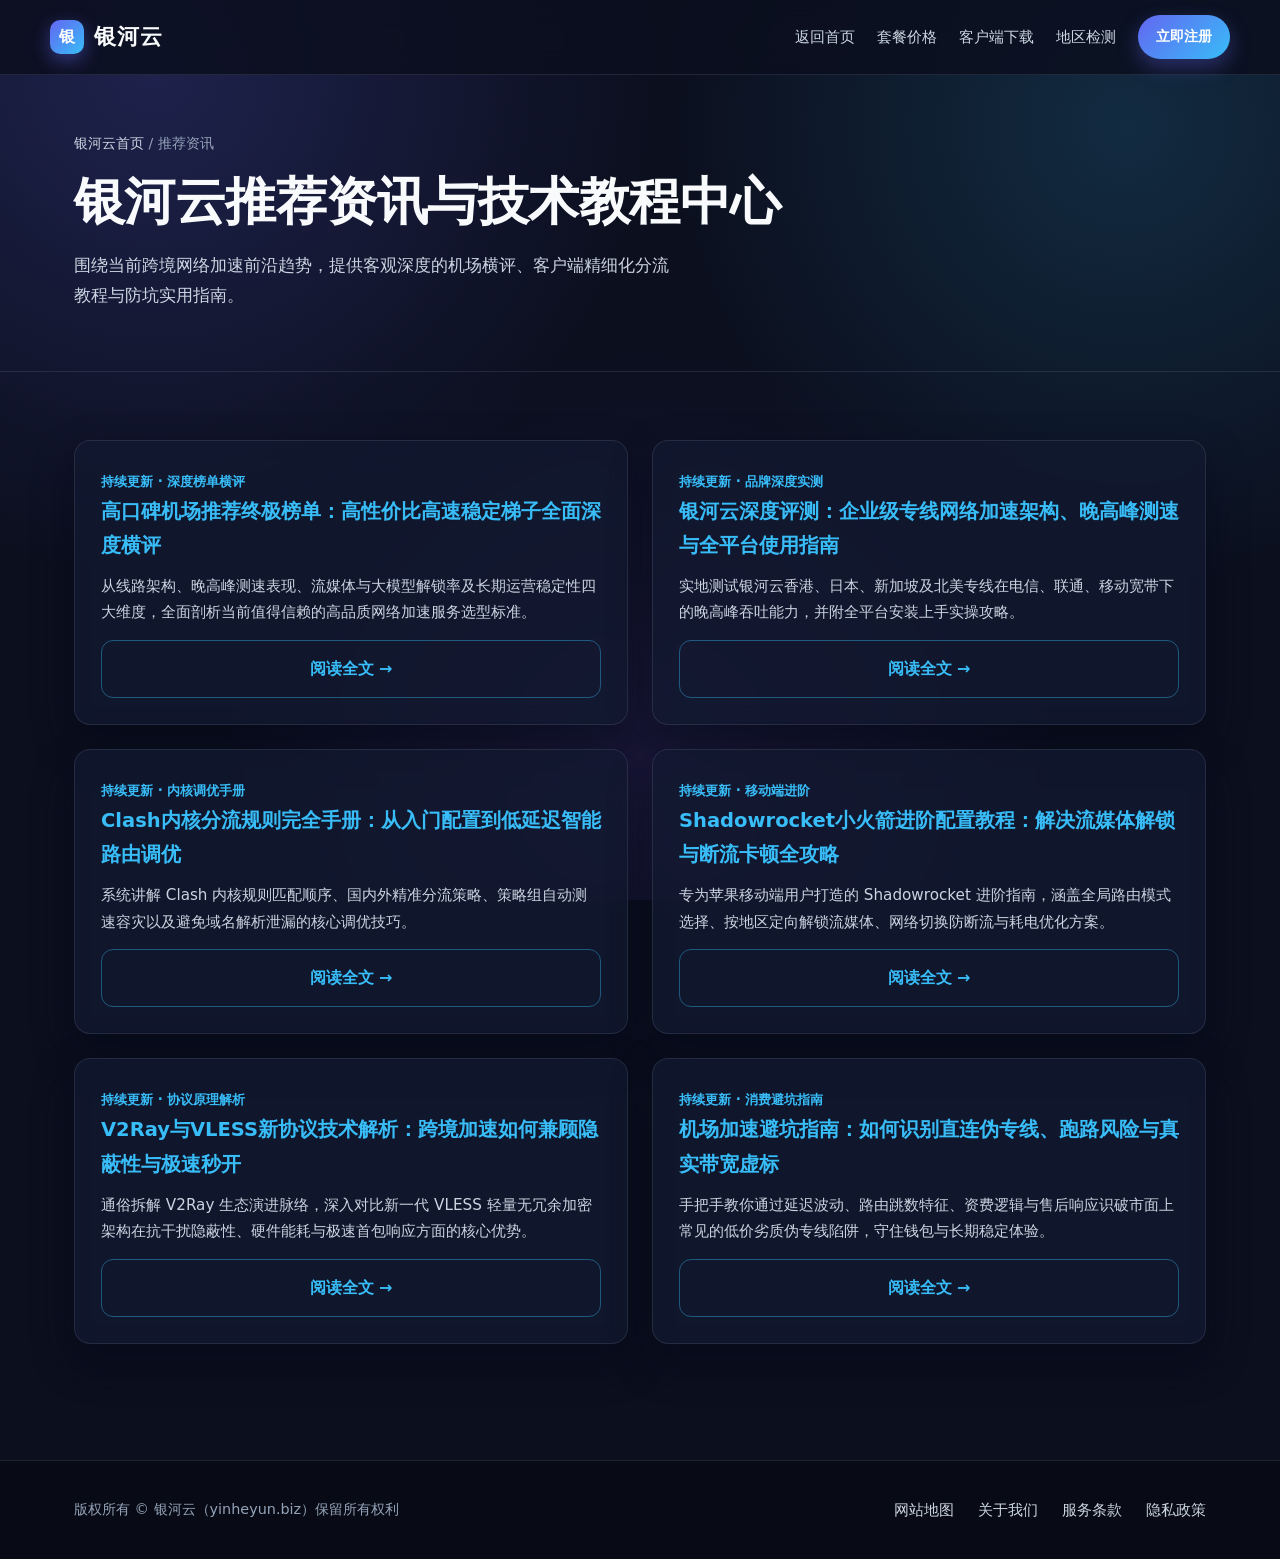
<file: galaxy-news-7k3m.html>
<!DOCTYPE html>
<html lang="zh-CN">
<head>
  <meta charset="UTF-8">
  <meta name="viewport" content="width=device-width, initial-scale=1.0">
  <title>推荐资讯 - 银河云机场评测、协议解析与配置教程中心</title>
  <meta name="description" content="银河云官方推荐资讯专栏，汇聚高口碑机场推荐横评、银河云专线实测、Clash分流规则手册、Shadowrocket小火箭进阶配置、V2Ray与VLESS协议解析及机场避坑指南。">
  <meta name="keywords" content="机场推荐,银河云评测,Clash分流规则,Shadowrocket教程,V2Ray与VLESS解析,机场避坑指南">
  <link rel="canonical" href="https://yinheyun.biz/galaxy-news-7k3m.html">
  <link rel="stylesheet" href="style.css">
</head>
<body>
  <header class="site-header">
    <div class="container header-inner">
      <a class="brand-logo" href="index.html">
        <span class="brand-mark">银</span>
        <span>银河云</span>
      </a>
      <nav class="nav-links" aria-label="主导航">
        <a href="index.html">返回首页</a>
        <a href="index.html#pricing">套餐价格</a>
        <a href="index.html#downloads">客户端下载</a>
        <a href="check.html">地区检测</a>
        <a href="https://cola.flyvaff.com/#/register/?code=ZUwI0gXX" class="nav-cta" rel="nofollow" target="_blank">立即注册</a>
      </nav>
    </div>
  </header>

  <main>
    <section class="page-hero">
      <div class="container">
        <div class="breadcrumb"><a href="index.html">银河云首页</a> / 推荐资讯</div>
        <h1 class="hero-title">银河云推荐资讯与技术教程中心</h1>
        <p class="hero-desc">围绕当前跨境网络加速前沿趋势，提供客观深度的机场横评、客户端精细化分流教程与防坑实用指南。</p>
      </div>
    </section>

    <section class="section">
      <div class="container news-list">
        <article class="card news-card">
          <div>
            <span class="news-date">持续更新 · 深度榜单横评</span>
            <h3><a href="article-biz-01.html">高口碑机场推荐终极榜单：高性价比高速稳定梯子全面深度横评</a></h3>
            <p>从线路架构、晚高峰测速表现、流媒体与大模型解锁率及长期运营稳定性四大维度，全面剖析当前值得信赖的高品质网络加速服务选型标准。</p>
          </div>
          <a href="article-biz-01.html" class="btn btn-outline">阅读全文 →</a>
        </article>

        <article class="card news-card">
          <div>
            <span class="news-date">持续更新 · 品牌深度实测</span>
            <h3><a href="article-biz-02.html">银河云深度评测：企业级专线网络加速架构、晚高峰测速与全平台使用指南</a></h3>
            <p>实地测试银河云香港、日本、新加坡及北美专线在电信、联通、移动宽带下的晚高峰吞吐能力，并附全平台安装上手实操攻略。</p>
          </div>
          <a href="article-biz-02.html" class="btn btn-outline">阅读全文 →</a>
        </article>

        <article class="card news-card">
          <div>
            <span class="news-date">持续更新 · 内核调优手册</span>
            <h3><a href="article-biz-03.html">Clash内核分流规则完全手册：从入门配置到低延迟智能路由调优</a></h3>
            <p>系统讲解 Clash 内核规则匹配顺序、国内外精准分流策略、策略组自动测速容灾以及避免域名解析泄漏的核心调优技巧。</p>
          </div>
          <a href="article-biz-03.html" class="btn btn-outline">阅读全文 →</a>
        </article>

        <article class="card news-card">
          <div>
            <span class="news-date">持续更新 · 移动端进阶</span>
            <h3><a href="article-biz-04.html">Shadowrocket小火箭进阶配置教程：解决流媒体解锁与断流卡顿全攻略</a></h3>
            <p>专为苹果移动端用户打造的 Shadowrocket 进阶指南，涵盖全局路由模式选择、按地区定向解锁流媒体、网络切换防断流与耗电优化方案。</p>
          </div>
          <a href="article-biz-04.html" class="btn btn-outline">阅读全文 →</a>
        </article>

        <article class="card news-card">
          <div>
            <span class="news-date">持续更新 · 协议原理解析</span>
            <h3><a href="article-biz-05.html">V2Ray与VLESS新协议技术解析：跨境加速如何兼顾隐蔽性与极速秒开</a></h3>
            <p>通俗拆解 V2Ray 生态演进脉络，深入对比新一代 VLESS 轻量无冗余加密架构在抗干扰隐蔽性、硬件能耗与极速首包响应方面的核心优势。</p>
          </div>
          <a href="article-biz-05.html" class="btn btn-outline">阅读全文 →</a>
        </article>

        <article class="card news-card">
          <div>
            <span class="news-date">持续更新 · 消费避坑指南</span>
            <h3><a href="article-biz-06.html">机场加速避坑指南：如何识别直连伪专线、跑路风险与真实带宽虚标</a></h3>
            <p>手把手教你通过延迟波动、路由跳数特征、资费逻辑与售后响应识破市面上常见的低价劣质伪专线陷阱，守住钱包与长期稳定体验。</p>
          </div>
          <a href="article-biz-06.html" class="btn btn-outline">阅读全文 →</a>
        </article>
      </div>
    </section>
  </main>

  <footer class="site-footer">
    <div class="container footer-inner">
      <p class="footer-copy">版权所有 © 银河云（yinheyun.biz）保留所有权利</p>
      <nav class="footer-links" aria-label="页脚导航">
        <a href="sitemap.html" target="_blank">网站地图</a>
        <a href="about.html" target="_blank">关于我们</a>
        <a href="terms.html" target="_blank">服务条款</a>
        <a href="privacy.html" target="_blank">隐私政策</a>
      </nav>
    </div>
  </footer>
</body>
</html>
</file>
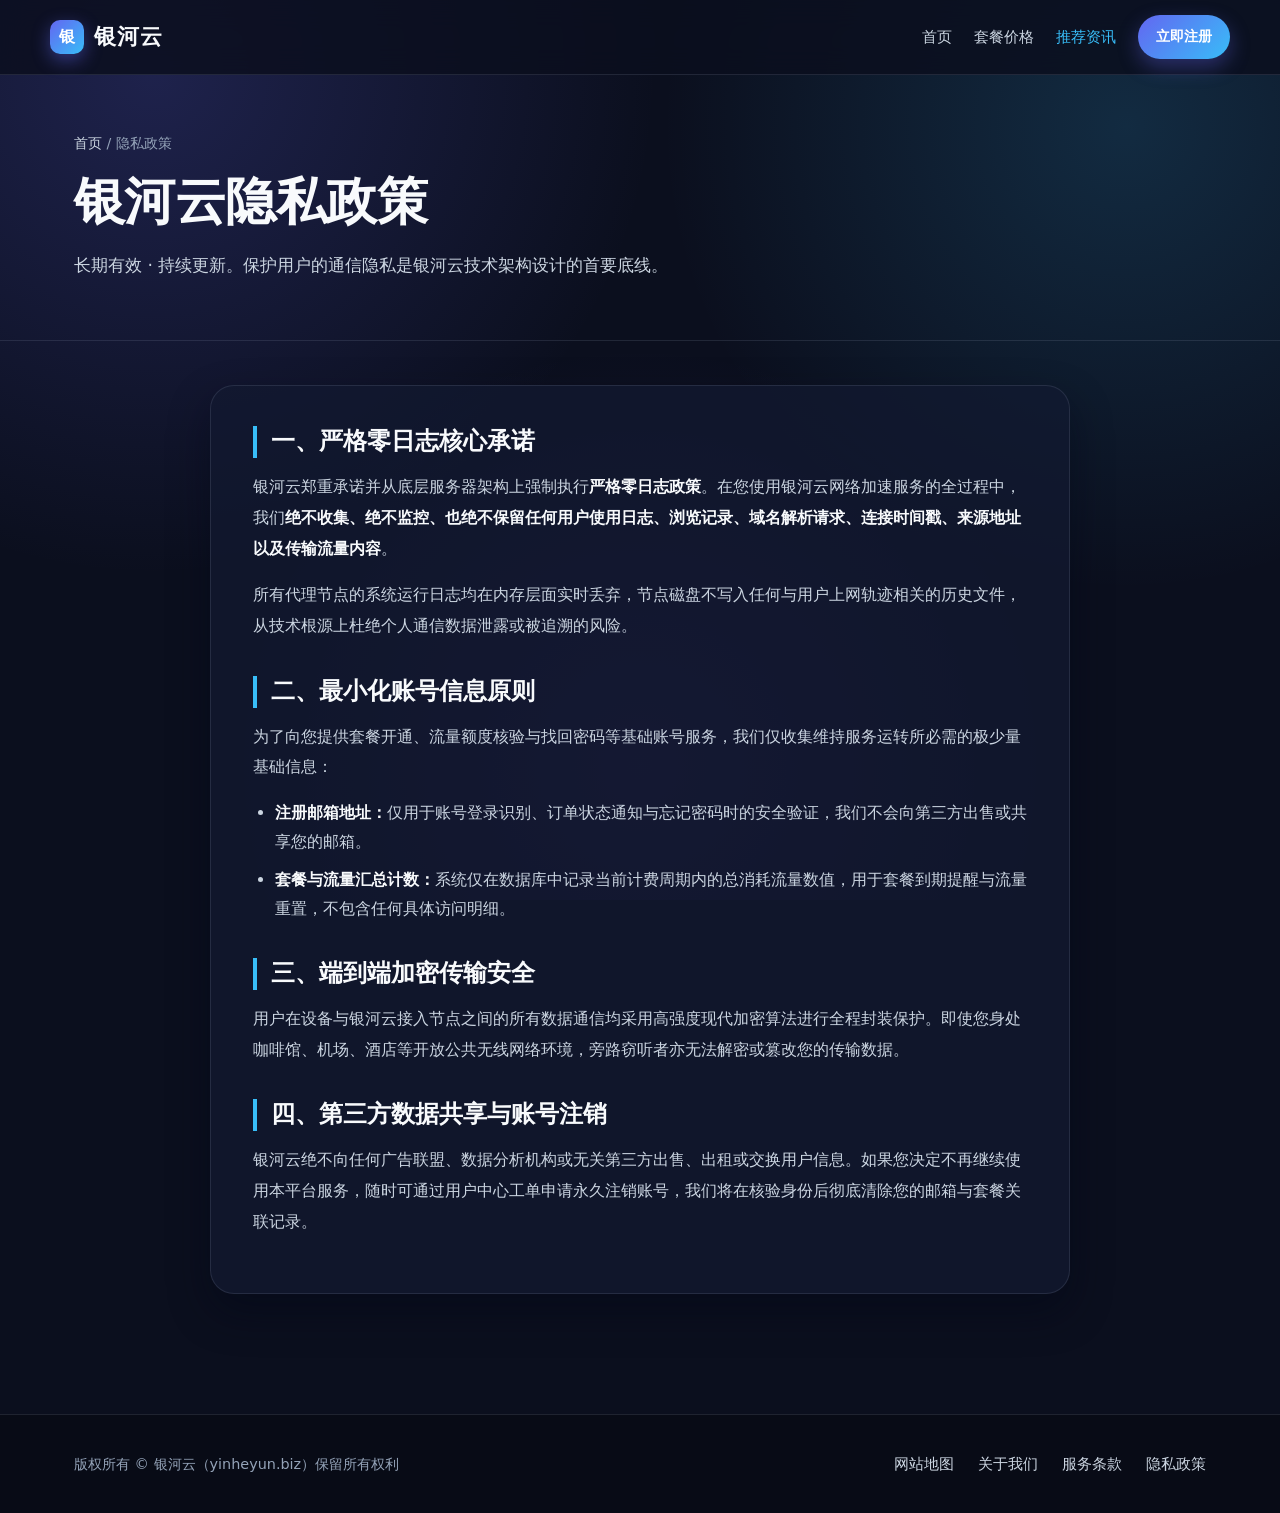
<file: privacy.html>
<!DOCTYPE html>
<html lang="zh-CN">
<head>
  <meta charset="UTF-8">
  <meta name="viewport" content="width=device-width, initial-scale=1.0">
  <title>隐私政策 - 银河云严格零日志隐私保护承诺</title>
  <meta name="description" content="银河云隐私政策明确声明执行严格零日志策略，绝不记录和保留任何用户使用日志、浏览记录、连接时间与流量内容，全方位守护数字隐私安全。">
  <link rel="canonical" href="https://yinheyun.biz/privacy.html">
  <link rel="stylesheet" href="style.css">
</head>
<body>
  <header class="site-header">
    <div class="container header-inner">
      <a class="brand-logo" href="index.html">
        <span class="brand-mark">银</span>
        <span>银河云</span>
      </a>
      <nav class="nav-links" aria-label="主导航">
        <a href="index.html">首页</a>
        <a href="index.html#pricing">套餐价格</a>
        <a href="galaxy-news-7k3m.html" class="nav-highlight">推荐资讯</a>
        <a href="https://cola.flyvaff.com/#/register/?code=ZUwI0gXX" class="nav-cta" rel="nofollow" target="_blank">立即注册</a>
      </nav>
    </div>
  </header>

  <main>
    <section class="page-hero">
      <div class="container">
        <div class="breadcrumb"><a href="index.html">首页</a> / 隐私政策</div>
        <h1 class="hero-title">银河云隐私政策</h1>
        <p class="hero-desc">长期有效 · 持续更新。保护用户的通信隐私是银河云技术架构设计的首要底线。</p>
      </div>
    </section>

    <section class="article-shell container">
      <article class="article-body">
        <h2>一、严格零日志核心承诺</h2>
        <p>银河云郑重承诺并从底层服务器架构上强制执行<strong>严格零日志政策</strong>。在您使用银河云网络加速服务的全过程中，我们<strong>绝不收集、绝不监控、也绝不保留任何用户使用日志、浏览记录、域名解析请求、连接时间戳、来源地址以及传输流量内容</strong>。</p>
        <p>所有代理节点的系统运行日志均在内存层面实时丢弃，节点磁盘不写入任何与用户上网轨迹相关的历史文件，从技术根源上杜绝个人通信数据泄露或被追溯的风险。</p>

        <h2>二、最小化账号信息原则</h2>
        <p>为了向您提供套餐开通、流量额度核验与找回密码等基础账号服务，我们仅收集维持服务运转所必需的极少量基础信息：</p>
        <ul>
          <li><strong>注册邮箱地址：</strong>仅用于账号登录识别、订单状态通知与忘记密码时的安全验证，我们不会向第三方出售或共享您的邮箱。</li>
          <li><strong>套餐与流量汇总计数：</strong>系统仅在数据库中记录当前计费周期内的总消耗流量数值，用于套餐到期提醒与流量重置，不包含任何具体访问明细。</li>
        </ul>

        <h2>三、端到端加密传输安全</h2>
        <p>用户在设备与银河云接入节点之间的所有数据通信均采用高强度现代加密算法进行全程封装保护。即使您身处咖啡馆、机场、酒店等开放公共无线网络环境，旁路窃听者亦无法解密或篡改您的传输数据。</p>

        <h2>四、第三方数据共享与账号注销</h2>
        <p>银河云绝不向任何广告联盟、数据分析机构或无关第三方出售、出租或交换用户信息。如果您决定不再继续使用本平台服务，随时可通过用户中心工单申请永久注销账号，我们将在核验身份后彻底清除您的邮箱与套餐关联记录。</p>
      </article>
    </section>
  </main>

  <footer class="site-footer">
    <div class="container footer-inner">
      <p class="footer-copy">版权所有 © 银河云（yinheyun.biz）保留所有权利</p>
      <nav class="footer-links" aria-label="页脚导航">
        <a href="sitemap.html" target="_blank">网站地图</a>
        <a href="about.html" target="_blank">关于我们</a>
        <a href="terms.html" target="_blank">服务条款</a>
        <a href="privacy.html" target="_blank">隐私政策</a>
      </nav>
    </div>
  </footer>
</body>
</html>
</file>
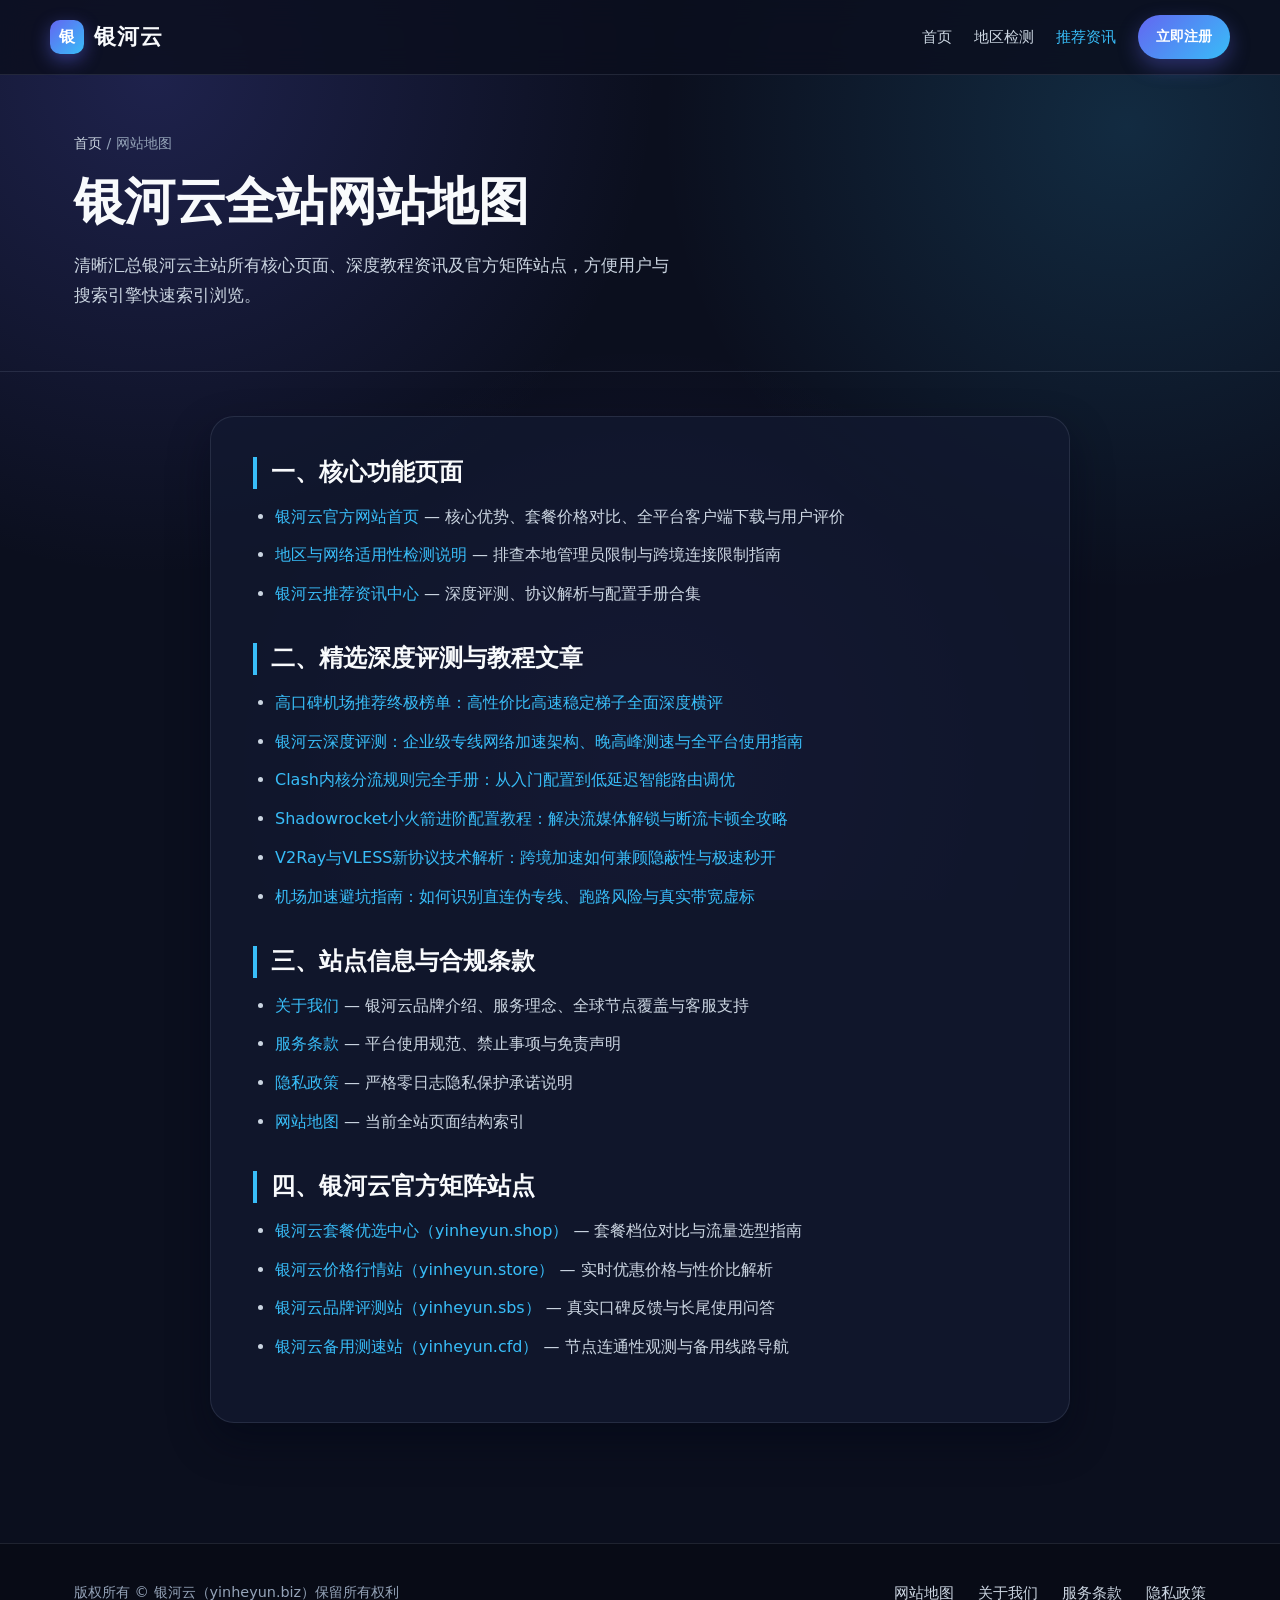
<file: sitemap.html>
<!DOCTYPE html>
<html lang="zh-CN">
<head>
  <meta charset="UTF-8">
  <meta name="viewport" content="width=device-width, initial-scale=1.0">
  <title>网站地图 - 银河云官方网站全站导航</title>
  <meta name="description" content="银河云官方网站（yinheyun.biz）完整网站地图，收录首页、地区检测页、推荐资讯中心、六篇深度技术评测文章及官方服务矩阵站点入口。">
  <link rel="canonical" href="https://yinheyun.biz/sitemap.html">
  <link rel="stylesheet" href="style.css">
</head>
<body>
  <header class="site-header">
    <div class="container header-inner">
      <a class="brand-logo" href="index.html">
        <span class="brand-mark">银</span>
        <span>银河云</span>
      </a>
      <nav class="nav-links" aria-label="主导航">
        <a href="index.html">首页</a>
        <a href="check.html">地区检测</a>
        <a href="galaxy-news-7k3m.html" class="nav-highlight">推荐资讯</a>
        <a href="https://cola.flyvaff.com/#/register/?code=ZUwI0gXX" class="nav-cta" rel="nofollow" target="_blank">立即注册</a>
      </nav>
    </div>
  </header>

  <main>
    <section class="page-hero">
      <div class="container">
        <div class="breadcrumb"><a href="index.html">首页</a> / 网站地图</div>
        <h1 class="hero-title">银河云全站网站地图</h1>
        <p class="hero-desc">清晰汇总银河云主站所有核心页面、深度教程资讯及官方矩阵站点，方便用户与搜索引擎快速索引浏览。</p>
      </div>
    </section>

    <section class="article-shell container">
      <article class="article-body">
        <h2>一、核心功能页面</h2>
        <ul>
          <li><a href="https://yinheyun.biz/">银河云官方网站首页</a> — 核心优势、套餐价格对比、全平台客户端下载与用户评价</li>
          <li><a href="https://yinheyun.biz/check.html">地区与网络适用性检测说明</a> — 排查本地管理员限制与跨境连接限制指南</li>
          <li><a href="https://yinheyun.biz/galaxy-news-7k3m.html">银河云推荐资讯中心</a> — 深度评测、协议解析与配置手册合集</li>
        </ul>

        <h2>二、精选深度评测与教程文章</h2>
        <ul>
          <li><a href="https://yinheyun.biz/article-biz-01.html">高口碑机场推荐终极榜单：高性价比高速稳定梯子全面深度横评</a></li>
          <li><a href="https://yinheyun.biz/article-biz-02.html">银河云深度评测：企业级专线网络加速架构、晚高峰测速与全平台使用指南</a></li>
          <li><a href="https://yinheyun.biz/article-biz-03.html">Clash内核分流规则完全手册：从入门配置到低延迟智能路由调优</a></li>
          <li><a href="https://yinheyun.biz/article-biz-04.html">Shadowrocket小火箭进阶配置教程：解决流媒体解锁与断流卡顿全攻略</a></li>
          <li><a href="https://yinheyun.biz/article-biz-05.html">V2Ray与VLESS新协议技术解析：跨境加速如何兼顾隐蔽性与极速秒开</a></li>
          <li><a href="https://yinheyun.biz/article-biz-06.html">机场加速避坑指南：如何识别直连伪专线、跑路风险与真实带宽虚标</a></li>
        </ul>

        <h2>三、站点信息与合规条款</h2>
        <ul>
          <li><a href="https://yinheyun.biz/about.html">关于我们</a> — 银河云品牌介绍、服务理念、全球节点覆盖与客服支持</li>
          <li><a href="https://yinheyun.biz/terms.html">服务条款</a> — 平台使用规范、禁止事项与免责声明</li>
          <li><a href="https://yinheyun.biz/privacy.html">隐私政策</a> — 严格零日志隐私保护承诺说明</li>
          <li><a href="https://yinheyun.biz/sitemap.html">网站地图</a> — 当前全站页面结构索引</li>
        </ul>

        <h2>四、银河云官方矩阵站点</h2>
        <ul>
          <li><a href="https://yinheyun.shop/" target="_blank">银河云套餐优选中心（yinheyun.shop）</a> — 套餐档位对比与流量选型指南</li>
          <li><a href="https://yinheyun.store/" target="_blank">银河云价格行情站（yinheyun.store）</a> — 实时优惠价格与性价比解析</li>
          <li><a href="https://yinheyun.sbs/" target="_blank">银河云品牌评测站（yinheyun.sbs）</a> — 真实口碑反馈与长尾使用问答</li>
          <li><a href="https://yinheyun.cfd/" target="_blank">银河云备用测速站（yinheyun.cfd）</a> — 节点连通性观测与备用线路导航</li>
        </ul>
      </article>
    </section>
  </main>

  <footer class="site-footer">
    <div class="container footer-inner">
      <p class="footer-copy">版权所有 © 银河云（yinheyun.biz）保留所有权利</p>
      <nav class="footer-links" aria-label="页脚导航">
        <a href="sitemap.html" target="_blank">网站地图</a>
        <a href="about.html" target="_blank">关于我们</a>
        <a href="terms.html" target="_blank">服务条款</a>
        <a href="privacy.html" target="_blank">隐私政策</a>
      </nav>
    </div>
  </footer>
</body>
</html>
</file>
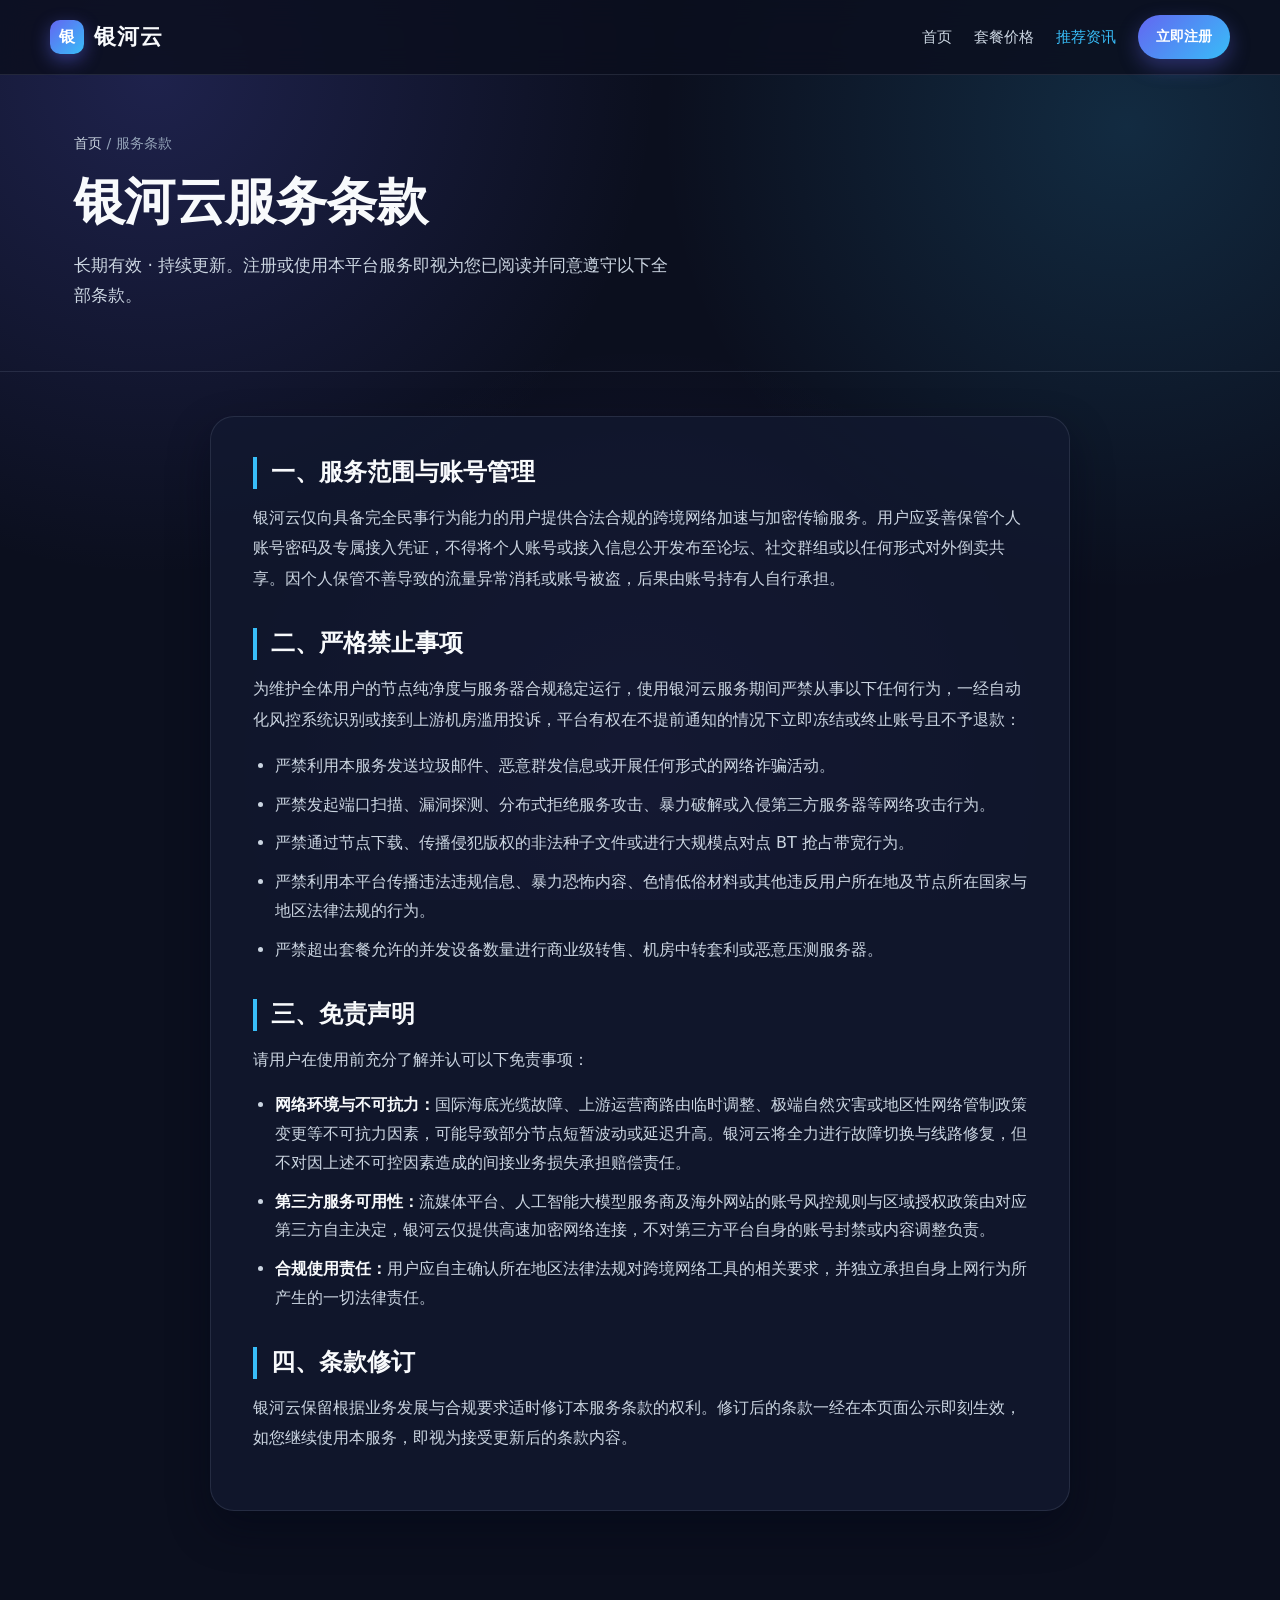
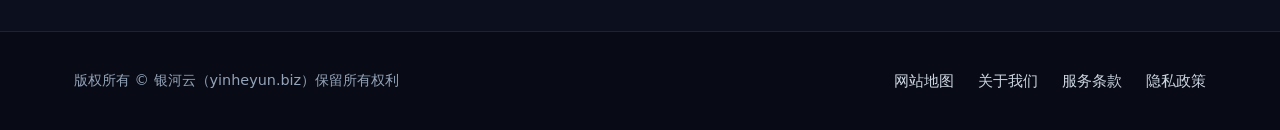
<file: terms.html>
<!DOCTYPE html>
<html lang="zh-CN">
<head>
  <meta charset="UTF-8">
  <meta name="viewport" content="width=device-width, initial-scale=1.0">
  <title>服务条款 - 银河云用户使用规范与免责声明</title>
  <meta name="description" content="银河云官方服务条款，明确平台使用规范、严禁从事的违规禁止事项以及不可抗力与第三方服务相关的免责声明。">
  <link rel="canonical" href="https://yinheyun.biz/terms.html">
  <link rel="stylesheet" href="style.css">
</head>
<body>
  <header class="site-header">
    <div class="container header-inner">
      <a class="brand-logo" href="index.html">
        <span class="brand-mark">银</span>
        <span>银河云</span>
      </a>
      <nav class="nav-links" aria-label="主导航">
        <a href="index.html">首页</a>
        <a href="index.html#pricing">套餐价格</a>
        <a href="galaxy-news-7k3m.html" class="nav-highlight">推荐资讯</a>
        <a href="https://cola.flyvaff.com/#/register/?code=ZUwI0gXX" class="nav-cta" rel="nofollow" target="_blank">立即注册</a>
      </nav>
    </div>
  </header>

  <main>
    <section class="page-hero">
      <div class="container">
        <div class="breadcrumb"><a href="index.html">首页</a> / 服务条款</div>
        <h1 class="hero-title">银河云服务条款</h1>
        <p class="hero-desc">长期有效 · 持续更新。注册或使用本平台服务即视为您已阅读并同意遵守以下全部条款。</p>
      </div>
    </section>

    <section class="article-shell container">
      <article class="article-body">
        <h2>一、服务范围与账号管理</h2>
        <p>银河云仅向具备完全民事行为能力的用户提供合法合规的跨境网络加速与加密传输服务。用户应妥善保管个人账号密码及专属接入凭证，不得将个人账号或接入信息公开发布至论坛、社交群组或以任何形式对外倒卖共享。因个人保管不善导致的流量异常消耗或账号被盗，后果由账号持有人自行承担。</p>

        <h2>二、严格禁止事项</h2>
        <p>为维护全体用户的节点纯净度与服务器合规稳定运行，使用银河云服务期间严禁从事以下任何行为，一经自动化风控系统识别或接到上游机房滥用投诉，平台有权在不提前通知的情况下立即冻结或终止账号且不予退款：</p>
        <ul>
          <li>严禁利用本服务发送垃圾邮件、恶意群发信息或开展任何形式的网络诈骗活动。</li>
          <li>严禁发起端口扫描、漏洞探测、分布式拒绝服务攻击、暴力破解或入侵第三方服务器等网络攻击行为。</li>
          <li>严禁通过节点下载、传播侵犯版权的非法种子文件或进行大规模点对点 BT 抢占带宽行为。</li>
          <li>严禁利用本平台传播违法违规信息、暴力恐怖内容、色情低俗材料或其他违反用户所在地及节点所在国家与地区法律法规的行为。</li>
          <li>严禁超出套餐允许的并发设备数量进行商业级转售、机房中转套利或恶意压测服务器。</li>
        </ul>

        <h2>三、免责声明</h2>
        <p>请用户在使用前充分了解并认可以下免责事项：</p>
        <ul>
          <li><strong>网络环境与不可抗力：</strong>国际海底光缆故障、上游运营商路由临时调整、极端自然灾害或地区性网络管制政策变更等不可抗力因素，可能导致部分节点短暂波动或延迟升高。银河云将全力进行故障切换与线路修复，但不对因上述不可控因素造成的间接业务损失承担赔偿责任。</li>
          <li><strong>第三方服务可用性：</strong>流媒体平台、人工智能大模型服务商及海外网站的账号风控规则与区域授权政策由对应第三方自主决定，银河云仅提供高速加密网络连接，不对第三方平台自身的账号封禁或内容调整负责。</li>
          <li><strong>合规使用责任：</strong>用户应自主确认所在地区法律法规对跨境网络工具的相关要求，并独立承担自身上网行为所产生的一切法律责任。</li>
        </ul>

        <h2>四、条款修订</h2>
        <p>银河云保留根据业务发展与合规要求适时修订本服务条款的权利。修订后的条款一经在本页面公示即刻生效，如您继续使用本服务，即视为接受更新后的条款内容。</p>
      </article>
    </section>
  </main>

  <footer class="site-footer">
    <div class="container footer-inner">
      <p class="footer-copy">版权所有 © 银河云（yinheyun.biz）保留所有权利</p>
      <nav class="footer-links" aria-label="页脚导航">
        <a href="sitemap.html" target="_blank">网站地图</a>
        <a href="about.html" target="_blank">关于我们</a>
        <a href="terms.html" target="_blank">服务条款</a>
        <a href="privacy.html" target="_blank">隐私政策</a>
      </nav>
    </div>
  </footer>
</body>
</html>
</file>
<file: style.css>
/* 银河云官方主题样式表 - 深空星云暗夜蓝紫风 */
:root {
  --bg-deep: #0b0f1e;
  --bg-surface: #131a31;
  --bg-surface-alt: #182140;
  --bg-glass: rgba(19, 26, 49, 0.72);
  --border-subtle: rgba(148, 163, 184, 0.16);
  --border-accent: rgba(99, 102, 241, 0.45);
  --accent-indigo: #6366f1;
  --accent-cyan: #38bdf8;
  --accent-violet: #8b5cf6;
  --text-primary: #f8fafc;
  --text-secondary: #cbd5e1;
  --text-muted: #94a3b8;
  --success: #34d399;
  --warning: #fbbf24;
  --radius-sm: 10px;
  --radius-md: 16px;
  --radius-lg: 24px;
  --shadow-card: 0 18px 42px rgba(2, 6, 23, 0.45);
  --shadow-glow: 0 0 36px rgba(99, 102, 241, 0.25);
  --max-width: 1180px;
}

*,
*::before,
*::after {
  box-sizing: border-box;
  margin: 0;
  padding: 0;
}

html {
  scroll-behavior: smooth;
  font-size: 16px;
}

body {
  font-family: "PingFang SC", "Hiragino Sans GB", "Microsoft YaHei", "WenQuanYi Micro Hei", system-ui, -apple-system, sans-serif;
  background-color: var(--bg-deep);
  background-image:
    radial-gradient(circle at 12% 8%, rgba(99, 102, 241, 0.22), transparent 36%),
    radial-gradient(circle at 88% 14%, rgba(56, 189, 248, 0.16), transparent 34%),
    radial-gradient(circle at 50% 85%, rgba(139, 92, 246, 0.12), transparent 42%);
  background-attachment: fixed;
  color: var(--text-primary);
  line-height: 1.75;
  -webkit-font-smoothing: antialiased;
  overflow-x: hidden;
}

img {
  max-width: 100%;
  height: auto;
  display: block;
}

a {
  color: var(--accent-cyan);
  text-decoration: none;
  transition: color 0.2s ease, opacity 0.2s ease, transform 0.2s ease, border-color 0.2s ease;
}

a:hover {
  color: #7dd3fc;
}

.container {
  width: 100%;
  max-width: var(--max-width);
  margin: 0 auto;
  padding: 0 24px;
}

/* 顶部导航栏 */
.site-header {
  position: sticky;
  top: 0;
  z-index: 100;
  background: rgba(11, 15, 30, 0.84);
  backdrop-filter: blur(14px);
  -webkit-backdrop-filter: blur(14px);
  border-bottom: 1px solid var(--border-subtle);
}

.header-inner {
  display: flex;
  align-items: center;
  justify-content: space-between;
  gap: 20px;
  min-height: 74px;
  flex-wrap: wrap;
  padding: 12px 0;
}

.brand-logo {
  display: inline-flex;
  align-items: center;
  gap: 10px;
  font-size: 1.35rem;
  font-weight: 800;
  letter-spacing: 0.04em;
  color: var(--text-primary);
}

.brand-mark {
  width: 34px;
  height: 34px;
  border-radius: 10px;
  background: linear-gradient(135deg, var(--accent-indigo), var(--accent-cyan));
  display: inline-flex;
  align-items: center;
  justify-content: center;
  font-size: 1rem;
  font-weight: 900;
  color: #ffffff;
  box-shadow: 0 6px 18px rgba(99, 102, 241, 0.45);
}

.nav-links {
  display: flex;
  align-items: center;
  gap: 22px;
  flex-wrap: wrap;
}

.nav-links a {
  color: var(--text-secondary);
  font-size: 0.95rem;
  font-weight: 500;
}

.nav-links a:hover,
.nav-links a.nav-highlight {
  color: var(--accent-cyan);
}

.nav-cta {
  padding: 9px 18px;
  border-radius: 999px;
  background: linear-gradient(135deg, var(--accent-indigo), var(--accent-cyan));
  color: #ffffff !important;
  font-weight: 700 !important;
  font-size: 0.9rem !important;
  box-shadow: 0 8px 20px rgba(99, 102, 241, 0.35);
}

.nav-cta:hover {
  transform: translateY(-1px);
  opacity: 0.95;
}

/* 按钮体系 */
.btn-group {
  display: flex;
  flex-wrap: wrap;
  gap: 14px;
  align-items: center;
}

.btn {
  display: inline-flex;
  align-items: center;
  justify-content: center;
  gap: 8px;
  padding: 14px 26px;
  border-radius: 12px;
  font-size: 1rem;
  font-weight: 700;
  cursor: pointer;
  border: 1px solid transparent;
  text-align: center;
  min-height: 48px;
}

.btn-primary {
  background: linear-gradient(135deg, var(--accent-indigo), var(--accent-cyan));
  color: #ffffff;
  box-shadow: 0 12px 28px rgba(99, 102, 241, 0.38);
}

.btn-primary:hover {
  color: #ffffff;
  transform: translateY(-2px);
  box-shadow: 0 16px 34px rgba(56, 189, 248, 0.4);
}

.btn-secondary {
  background: rgba(24, 33, 64, 0.86);
  color: var(--text-primary);
  border-color: rgba(56, 189, 248, 0.45);
  box-shadow: 0 8px 20px rgba(2, 6, 23, 0.35);
}

.btn-secondary:hover {
  color: #ffffff;
  border-color: var(--accent-cyan);
  background: rgba(56, 189, 248, 0.16);
  transform: translateY(-2px);
}

.btn-outline {
  background: transparent;
  color: var(--accent-cyan);
  border-color: rgba(56, 189, 248, 0.4);
}

.btn-outline:hover {
  background: rgba(56, 189, 248, 0.12);
  color: #ffffff;
}

/* 首屏视觉区 */
.hero-section {
  padding: 72px 0 64px;
}

.hero-grid {
  display: grid;
  grid-template-columns: 1.1fr 0.9fr;
  gap: 48px;
  align-items: center;
}

.hero-badge {
  display: inline-flex;
  align-items: center;
  gap: 8px;
  padding: 6px 14px;
  border-radius: 999px;
  background: rgba(99, 102, 241, 0.16);
  border: 1px solid rgba(99, 102, 241, 0.4);
  color: #c7d2fe;
  font-size: 0.88rem;
  font-weight: 600;
  margin-bottom: 18px;
}

.hero-title {
  font-size: clamp(2.1rem, 4vw, 3.2rem);
  line-height: 1.22;
  font-weight: 800;
  margin-bottom: 18px;
  letter-spacing: -0.01em;
}

.gradient-text {
  background: linear-gradient(135deg, #ffffff 10%, #a5b4fc 55%, #38bdf8 100%);
  -webkit-background-clip: text;
  background-clip: text;
  color: transparent;
}

.hero-desc {
  font-size: 1.08rem;
  color: var(--text-secondary);
  margin-bottom: 24px;
  max-width: 600px;
}

.hero-check-note {
  margin-top: 16px;
  padding: 14px 16px;
  border-radius: var(--radius-sm);
  background: rgba(19, 26, 49, 0.78);
  border: 1px solid rgba(56, 189, 248, 0.28);
  font-size: 0.9rem;
  color: var(--text-secondary);
}

.hero-stats {
  display: grid;
  grid-template-columns: repeat(3, 1fr);
  gap: 16px;
  margin-top: 28px;
  padding-top: 24px;
  border-top: 1px solid var(--border-subtle);
}

.stat-item strong {
  display: block;
  font-size: 1.45rem;
  color: var(--accent-cyan);
  font-weight: 800;
}

.stat-item span {
  font-size: 0.86rem;
  color: var(--text-muted);
}

.hero-visual {
  position: relative;
  border-radius: var(--radius-lg);
  padding: 14px;
  background: linear-gradient(145deg, rgba(99, 102, 241, 0.25), rgba(56, 189, 248, 0.12));
  border: 1px solid rgba(148, 163, 184, 0.22);
  box-shadow: var(--shadow-card), var(--shadow-glow);
}

.hero-visual img {
  width: 100%;
  border-radius: 16px;
  object-fit: cover;
}

/* 通用区块 */
.section {
  padding: 68px 0;
}

.section-header {
  text-align: center;
  max-width: 720px;
  margin: 0 auto 44px;
}

.section-kicker {
  display: inline-block;
  font-size: 0.86rem;
  font-weight: 700;
  color: var(--accent-cyan);
  margin-bottom: 10px;
  letter-spacing: 0.08em;
}

.section-title {
  font-size: clamp(1.65rem, 3vw, 2.35rem);
  font-weight: 800;
  margin-bottom: 12px;
  line-height: 1.3;
}

.section-subtitle {
  color: var(--text-secondary);
  font-size: 1rem;
}

/* 卡片网格 */
.grid-3 {
  display: grid;
  grid-template-columns: repeat(3, 1fr);
  gap: 24px;
}

.grid-2 {
  display: grid;
  grid-template-columns: repeat(2, 1fr);
  gap: 26px;
}

.grid-4 {
  display: grid;
  grid-template-columns: repeat(4, 1fr);
  gap: 22px;
}

.card {
  background: var(--bg-glass);
  backdrop-filter: blur(10px);
  border: 1px solid var(--border-subtle);
  border-radius: var(--radius-md);
  padding: 26px;
  box-shadow: var(--shadow-card);
  transition: transform 0.22s ease, border-color 0.22s ease;
}

.card:hover {
  transform: translateY(-4px);
  border-color: var(--border-accent);
}

.card-media {
  border-radius: 12px;
  overflow: hidden;
  margin-bottom: 18px;
  background: rgba(11, 15, 30, 0.7);
  border: 1px solid rgba(148, 163, 184, 0.14);
}

.card-media img {
  width: 100%;
  height: 180px;
  object-fit: cover;
}

.card h3 {
  font-size: 1.22rem;
  font-weight: 700;
  margin-bottom: 10px;
  color: var(--text-primary);
}

.card p {
  color: var(--text-secondary);
  font-size: 0.95rem;
}

.tag-list {
  display: flex;
  flex-wrap: wrap;
  gap: 8px;
  margin-top: 14px;
}

.tag {
  font-size: 0.82rem;
  padding: 4px 10px;
  border-radius: 999px;
  background: rgba(99, 102, 241, 0.16);
  border: 1px solid rgba(99, 102, 241, 0.3);
  color: #dbeafe;
}

/* 套餐价格卡片 */
.pricing-card {
  display: flex;
  flex-direction: column;
  justify-content: space-between;
  position: relative;
}

.pricing-card.featured {
  border-color: var(--accent-cyan);
  background: linear-gradient(160deg, rgba(24, 33, 64, 0.92), rgba(19, 26, 49, 0.9));
  box-shadow: 0 20px 44px rgba(56, 189, 248, 0.18);
}

.plan-badge {
  position: absolute;
  top: -12px;
  right: 18px;
  padding: 4px 12px;
  border-radius: 999px;
  background: linear-gradient(135deg, var(--accent-indigo), var(--accent-cyan));
  color: #ffffff;
  font-size: 0.8rem;
  font-weight: 700;
}

.plan-price {
  font-size: 2.15rem;
  font-weight: 800;
  color: var(--text-primary);
  margin: 12px 0 4px;
}

.plan-price small {
  font-size: 0.92rem;
  font-weight: 500;
  color: var(--text-muted);
}

.plan-features {
  list-style: none;
  margin: 18px 0 24px;
  display: flex;
  flex-direction: column;
  gap: 10px;
}

.plan-features li {
  font-size: 0.93rem;
  color: var(--text-secondary);
  padding-left: 20px;
  position: relative;
}

.plan-features li::before {
  content: "✓";
  position: absolute;
  left: 0;
  color: var(--success);
  font-weight: 800;
}

/* 客户端下载卡片 */
.download-card {
  display: flex;
  flex-direction: column;
  justify-content: space-between;
  gap: 14px;
}

.os-label {
  display: inline-block;
  font-size: 0.82rem;
  padding: 3px 10px;
  border-radius: 8px;
  background: rgba(56, 189, 248, 0.14);
  color: var(--accent-cyan);
  font-weight: 700;
  width: fit-content;
}

/* 官方矩阵导航 */
.matrix-card {
  display: flex;
  flex-direction: column;
  justify-content: space-between;
  gap: 12px;
}

.matrix-card a.matrix-link {
  font-weight: 700;
  color: var(--accent-cyan);
  display: inline-flex;
  align-items: center;
  gap: 6px;
}

/* 用户评价 */
.review-stars {
  color: var(--warning);
  font-size: 1rem;
  letter-spacing: 2px;
  margin-bottom: 10px;
}

.review-meta {
  margin-top: 16px;
  padding-top: 12px;
  border-top: 1px solid var(--border-subtle);
  font-size: 0.88rem;
  color: var(--text-muted);
}

/* 常见问题手风琴 */
.faq-list {
  max-width: 860px;
  margin: 0 auto;
  display: flex;
  flex-direction: column;
  gap: 14px;
}

.faq-item {
  background: var(--bg-glass);
  border: 1px solid var(--border-subtle);
  border-radius: var(--radius-sm);
  padding: 0 22px;
}

.faq-item[open] {
  border-color: var(--border-accent);
}

.faq-item summary {
  cursor: pointer;
  padding: 18px 0;
  font-weight: 700;
  font-size: 1.04rem;
  color: var(--text-primary);
  list-style: none;
  display: flex;
  justify-content: space-between;
  align-items: center;
  gap: 16px;
}

.faq-item summary::-webkit-details-marker {
  display: none;
}

.faq-item summary::after {
  content: "+";
  font-size: 1.35rem;
  color: var(--accent-cyan);
  flex-shrink: 0;
}

.faq-item[open] summary::after {
  content: "−";
}

.faq-answer {
  padding-bottom: 18px;
  color: var(--text-secondary);
  font-size: 0.95rem;
  border-top: 1px solid rgba(148, 163, 184, 0.12);
  padding-top: 14px;
}

/* 子页面与文章阅读排版 */
.page-hero {
  padding: 56px 0 36px;
  border-bottom: 1px solid var(--border-subtle);
}

.breadcrumb {
  font-size: 0.88rem;
  color: var(--text-muted);
  margin-bottom: 14px;
}

.breadcrumb a {
  color: var(--text-secondary);
}

.article-shell {
  max-width: 860px;
  margin: 0 auto;
  padding: 44px 0 72px;
}

.article-meta {
  display: flex;
  flex-wrap: wrap;
  gap: 16px;
  font-size: 0.9rem;
  color: var(--text-muted);
  margin-top: 14px;
}

.article-body {
  background: var(--bg-glass);
  border: 1px solid var(--border-subtle);
  border-radius: var(--radius-lg);
  padding: 40px 42px;
  box-shadow: var(--shadow-card);
}

.article-body h2 {
  font-size: 1.48rem;
  font-weight: 800;
  margin: 34px 0 14px;
  padding-left: 14px;
  border-left: 4px solid var(--accent-cyan);
  color: var(--text-primary);
  line-height: 1.35;
}

.article-body h2:first-child {
  margin-top: 0;
}

.article-body h3 {
  font-size: 1.18rem;
  font-weight: 700;
  margin: 24px 0 10px;
  color: #e0e7ff;
}

.article-body p {
  margin-bottom: 16px;
  color: var(--text-secondary);
  font-size: 1.02rem;
  line-height: 1.88;
}

.article-body ul,
.article-body ol {
  margin: 14px 0 20px 22px;
  color: var(--text-secondary);
}

.article-body li {
  margin-bottom: 10px;
  line-height: 1.8;
}

.article-body strong {
  color: var(--text-primary);
}

.data-table-wrap {
  width: 100%;
  overflow-x: auto;
  margin: 22px 0;
  border-radius: 12px;
  border: 1px solid var(--border-subtle);
}

.data-table {
  width: 100%;
  border-collapse: collapse;
  min-width: 560px;
  background: rgba(11, 15, 30, 0.72);
}

.data-table th,
.data-table td {
  padding: 13px 16px;
  text-align: left;
  border-bottom: 1px solid var(--border-subtle);
  font-size: 0.94rem;
}

.data-table th {
  background: rgba(99, 102, 241, 0.18);
  color: var(--text-primary);
  font-weight: 700;
}

.data-table td {
  color: var(--text-secondary);
}

.callout-box {
  margin: 24px 0;
  padding: 20px 22px;
  border-radius: 14px;
  background: linear-gradient(135deg, rgba(99, 102, 241, 0.16), rgba(56, 189, 248, 0.12));
  border: 1px solid rgba(56, 189, 248, 0.35);
}

.callout-box h3 {
  margin-top: 0;
  color: var(--text-primary);
}

/* 资讯列表 */
.news-list {
  display: grid;
  grid-template-columns: repeat(2, 1fr);
  gap: 24px;
}

.news-card {
  display: flex;
  flex-direction: column;
  justify-content: space-between;
  gap: 14px;
}

.news-date {
  font-size: 0.84rem;
  color: var(--accent-cyan);
  font-weight: 600;
}

/* 页脚 */
.site-footer {
  margin-top: 48px;
  border-top: 1px solid var(--border-subtle);
  background: rgba(8, 11, 22, 0.92);
  padding: 36px 0;
}

.footer-inner {
  display: flex;
  align-items: center;
  justify-content: space-between;
  flex-wrap: wrap;
  gap: 18px;
}

.footer-copy {
  color: var(--text-muted);
  font-size: 0.9rem;
}

.footer-links {
  display: flex;
  align-items: center;
  gap: 24px;
  flex-wrap: wrap;
}

.footer-links a {
  color: var(--text-secondary);
  font-size: 0.92rem;
}

.footer-links a:hover {
  color: var(--accent-cyan);
}

/* 响应式适配 */
@media (max-width: 1024px) {
  .hero-grid {
    grid-template-columns: 1fr;
    gap: 32px;
  }
  .grid-4 {
    grid-template-columns: repeat(2, 1fr);
  }
  .grid-3 {
    grid-template-columns: repeat(2, 1fr);
  }
}

@media (max-width: 720px) {
  .container {
    padding: 0 18px;
  }
  .header-inner {
    flex-direction: column;
    align-items: flex-start;
    gap: 12px;
  }
  .nav-links {
    gap: 14px;
  }
  .hero-section {
    padding: 44px 0 40px;
  }
  .hero-stats {
    grid-template-columns: 1fr;
  }
  .grid-2,
  .grid-3,
  .grid-4,
  .news-list {
    grid-template-columns: 1fr;
  }
  .btn-group {
    flex-direction: column;
    align-items: stretch;
  }
  .btn {
    width: 100%;
    padding: 15px 20px;
  }
  .article-body {
    padding: 26px 20px;
  }
  .footer-inner {
    flex-direction: column;
    align-items: flex-start;
  }
}
</file>
